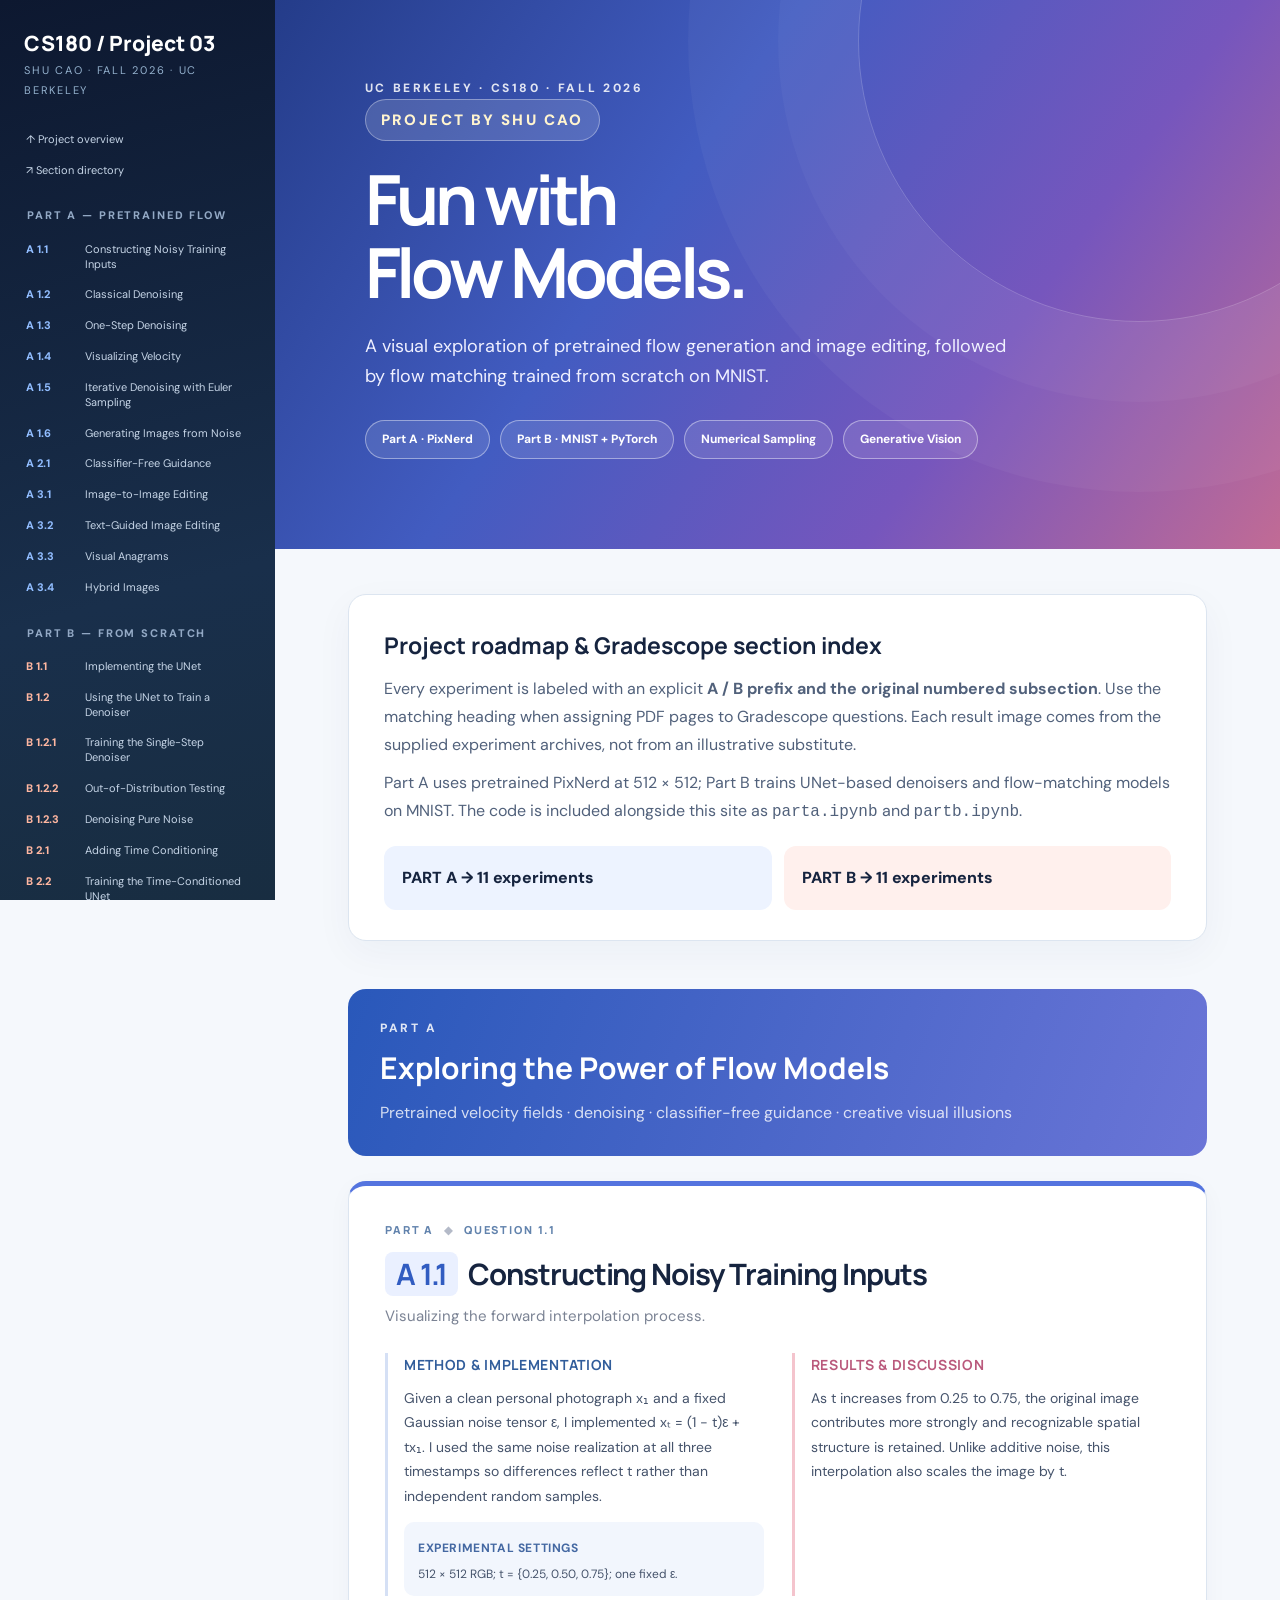
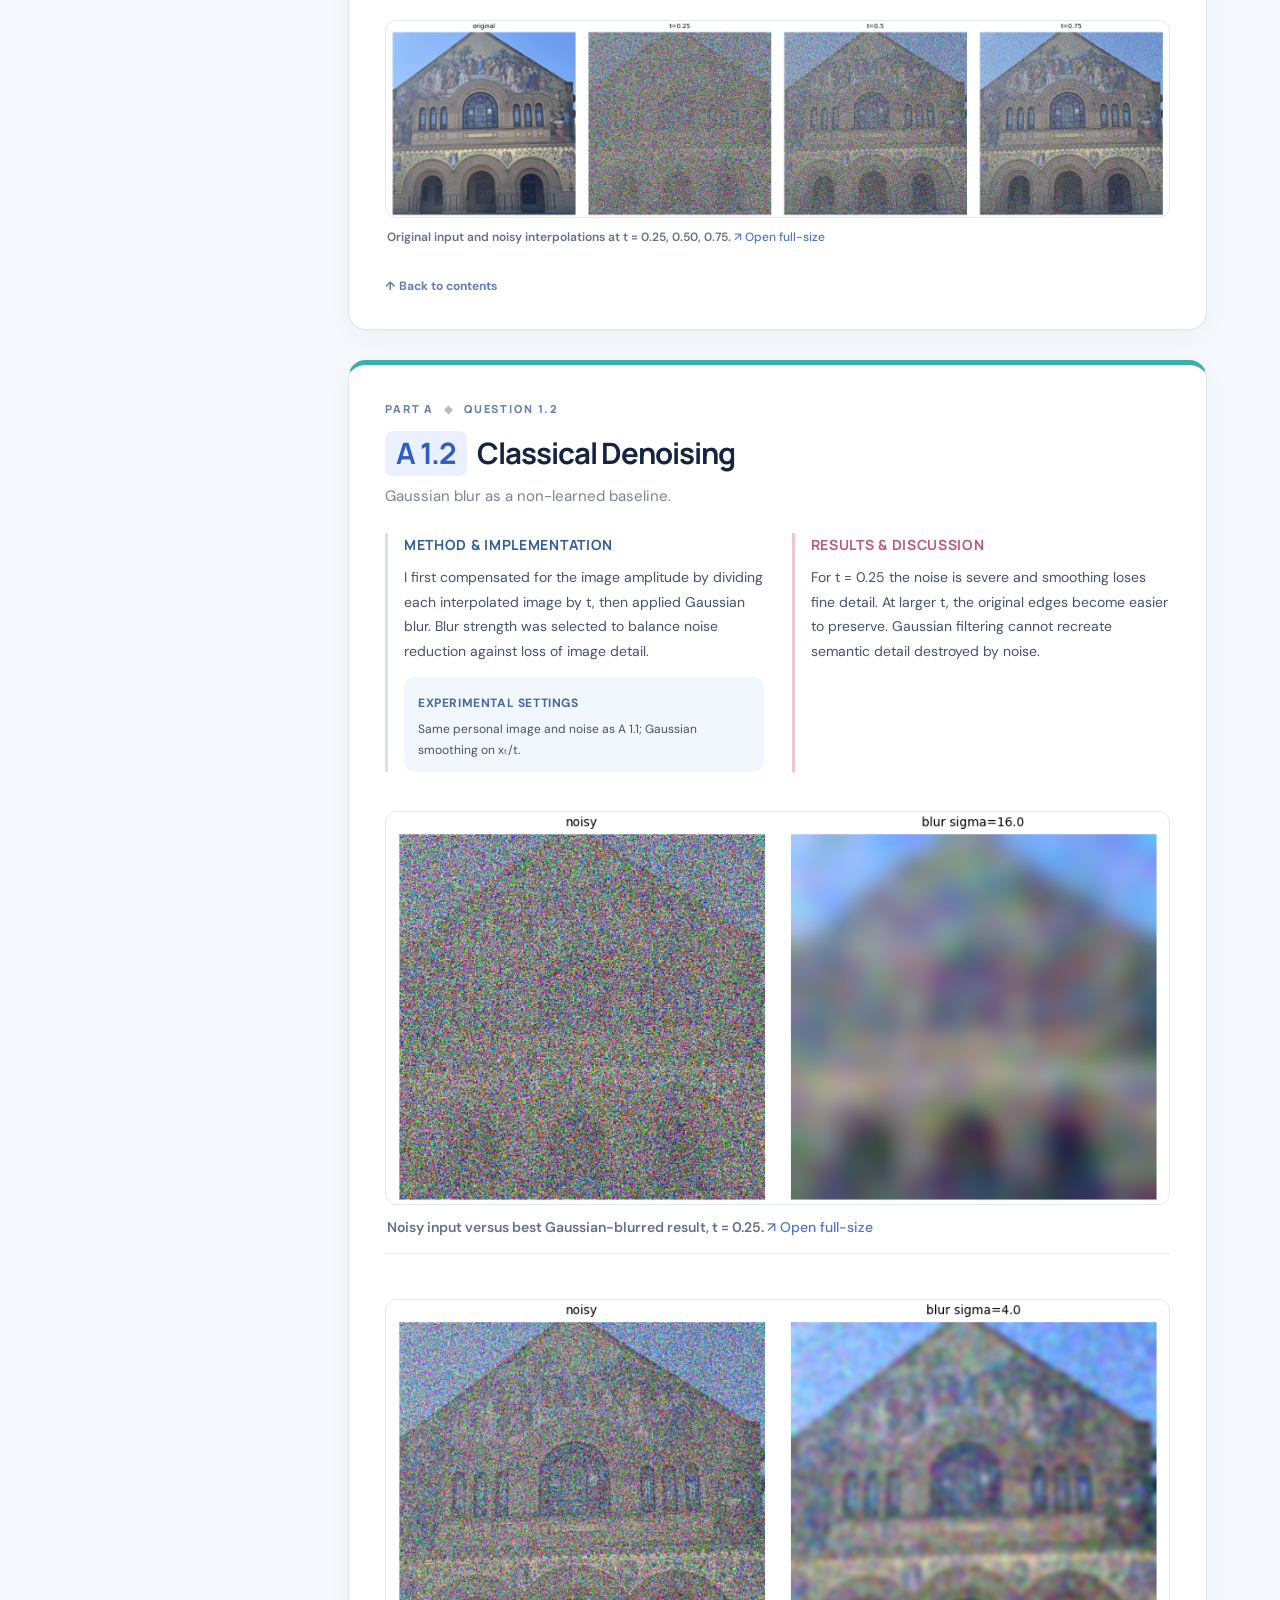
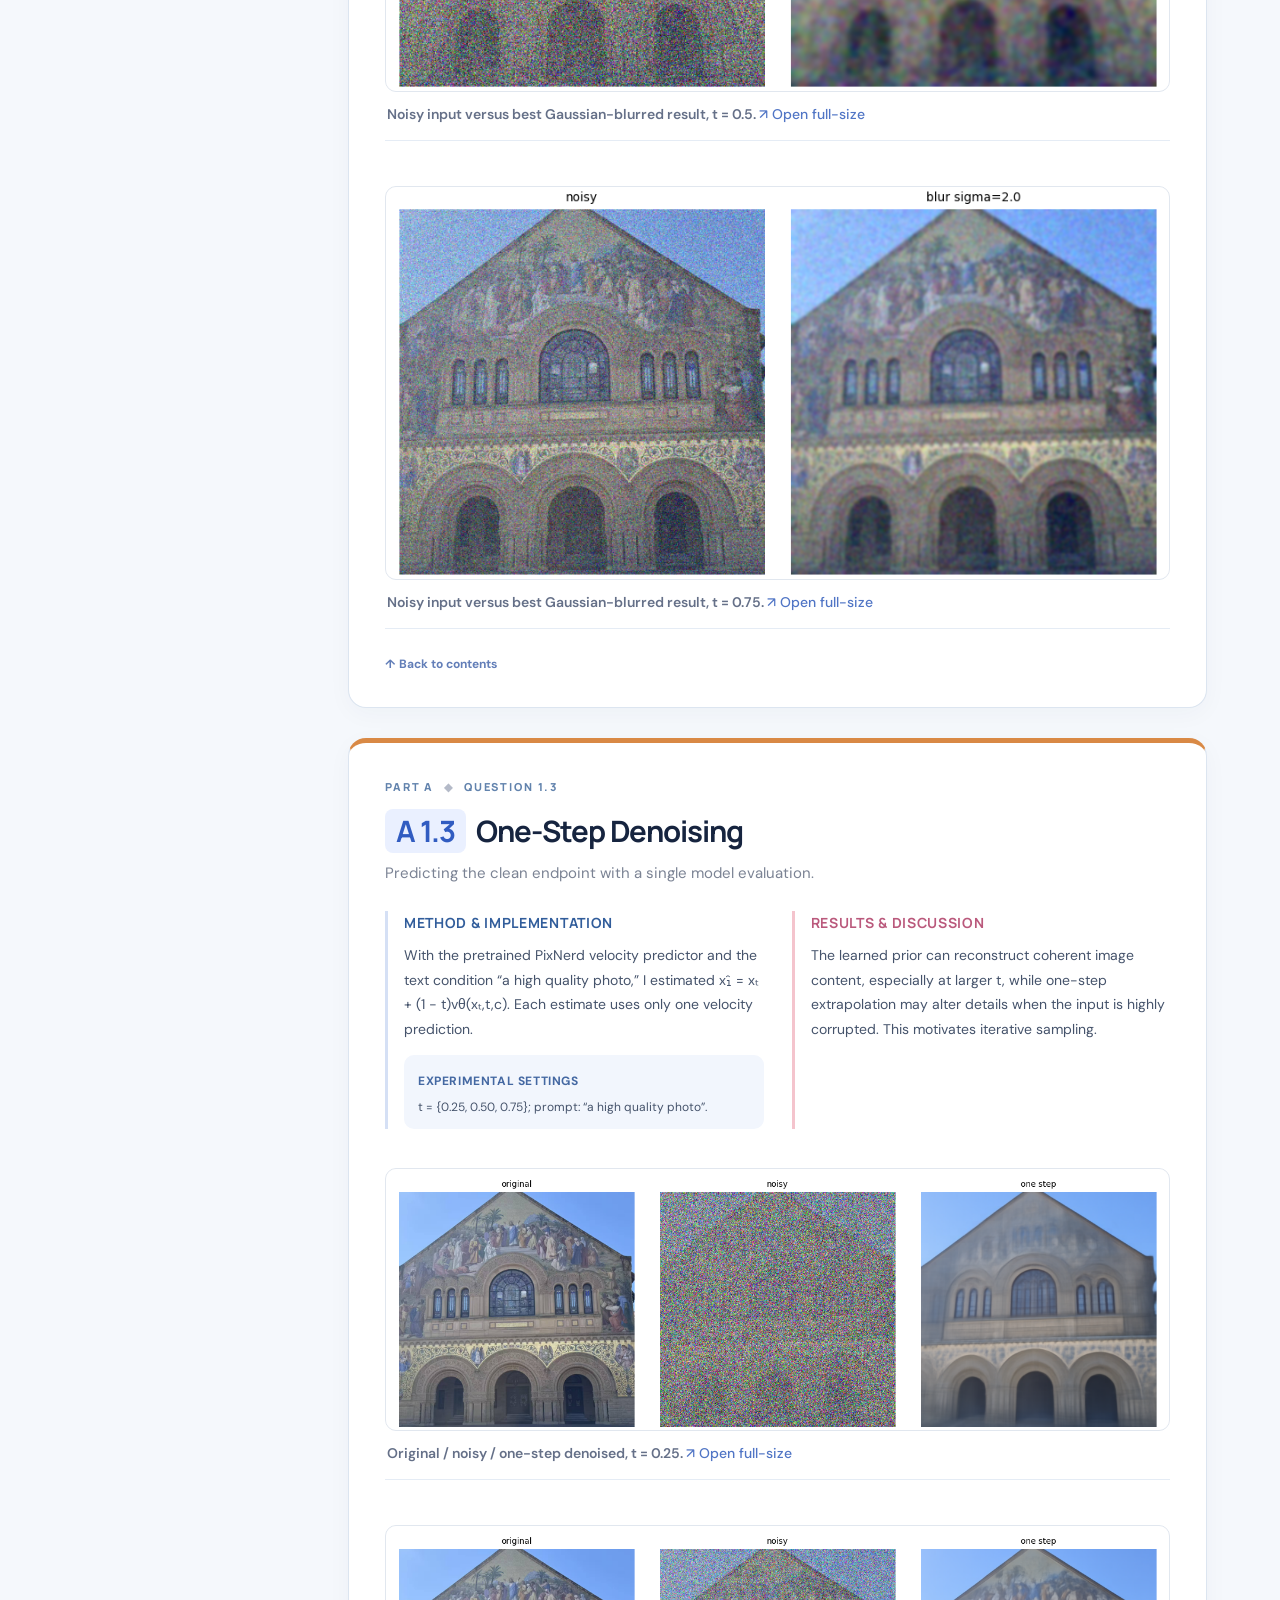
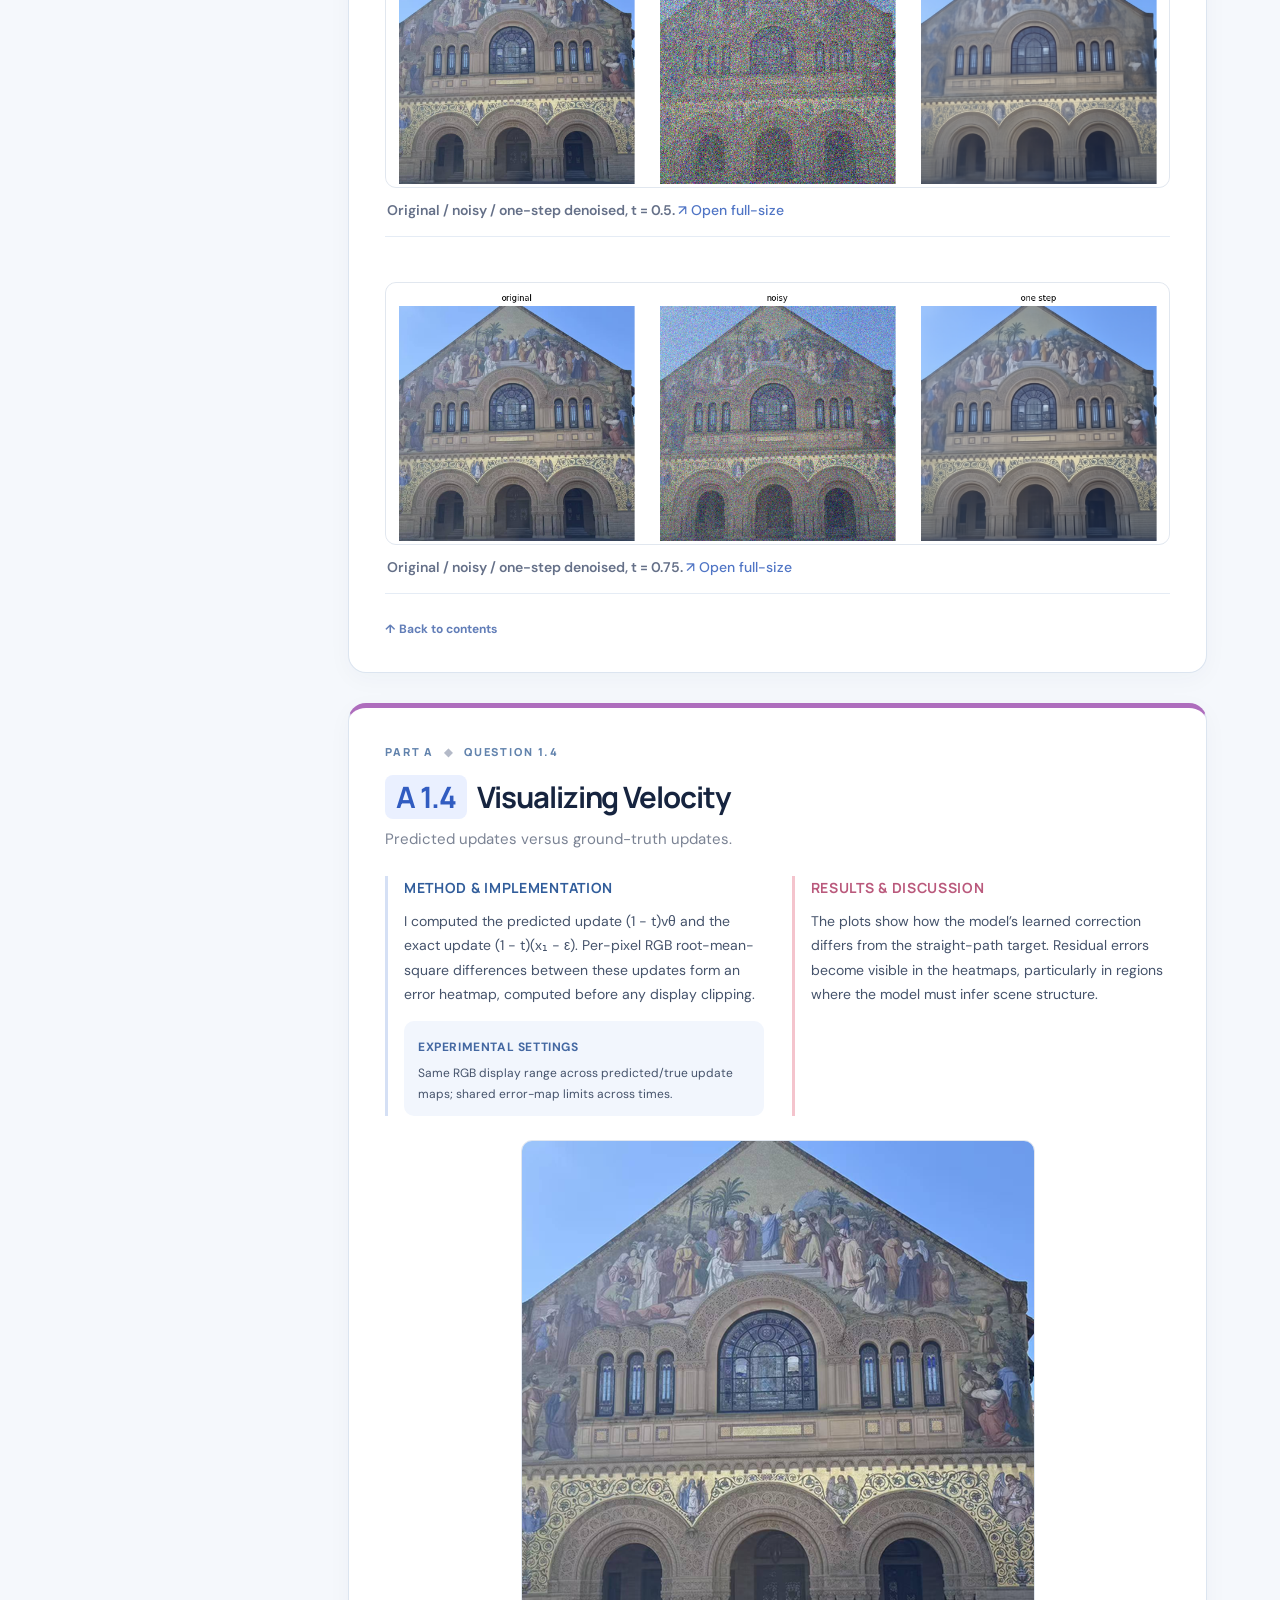
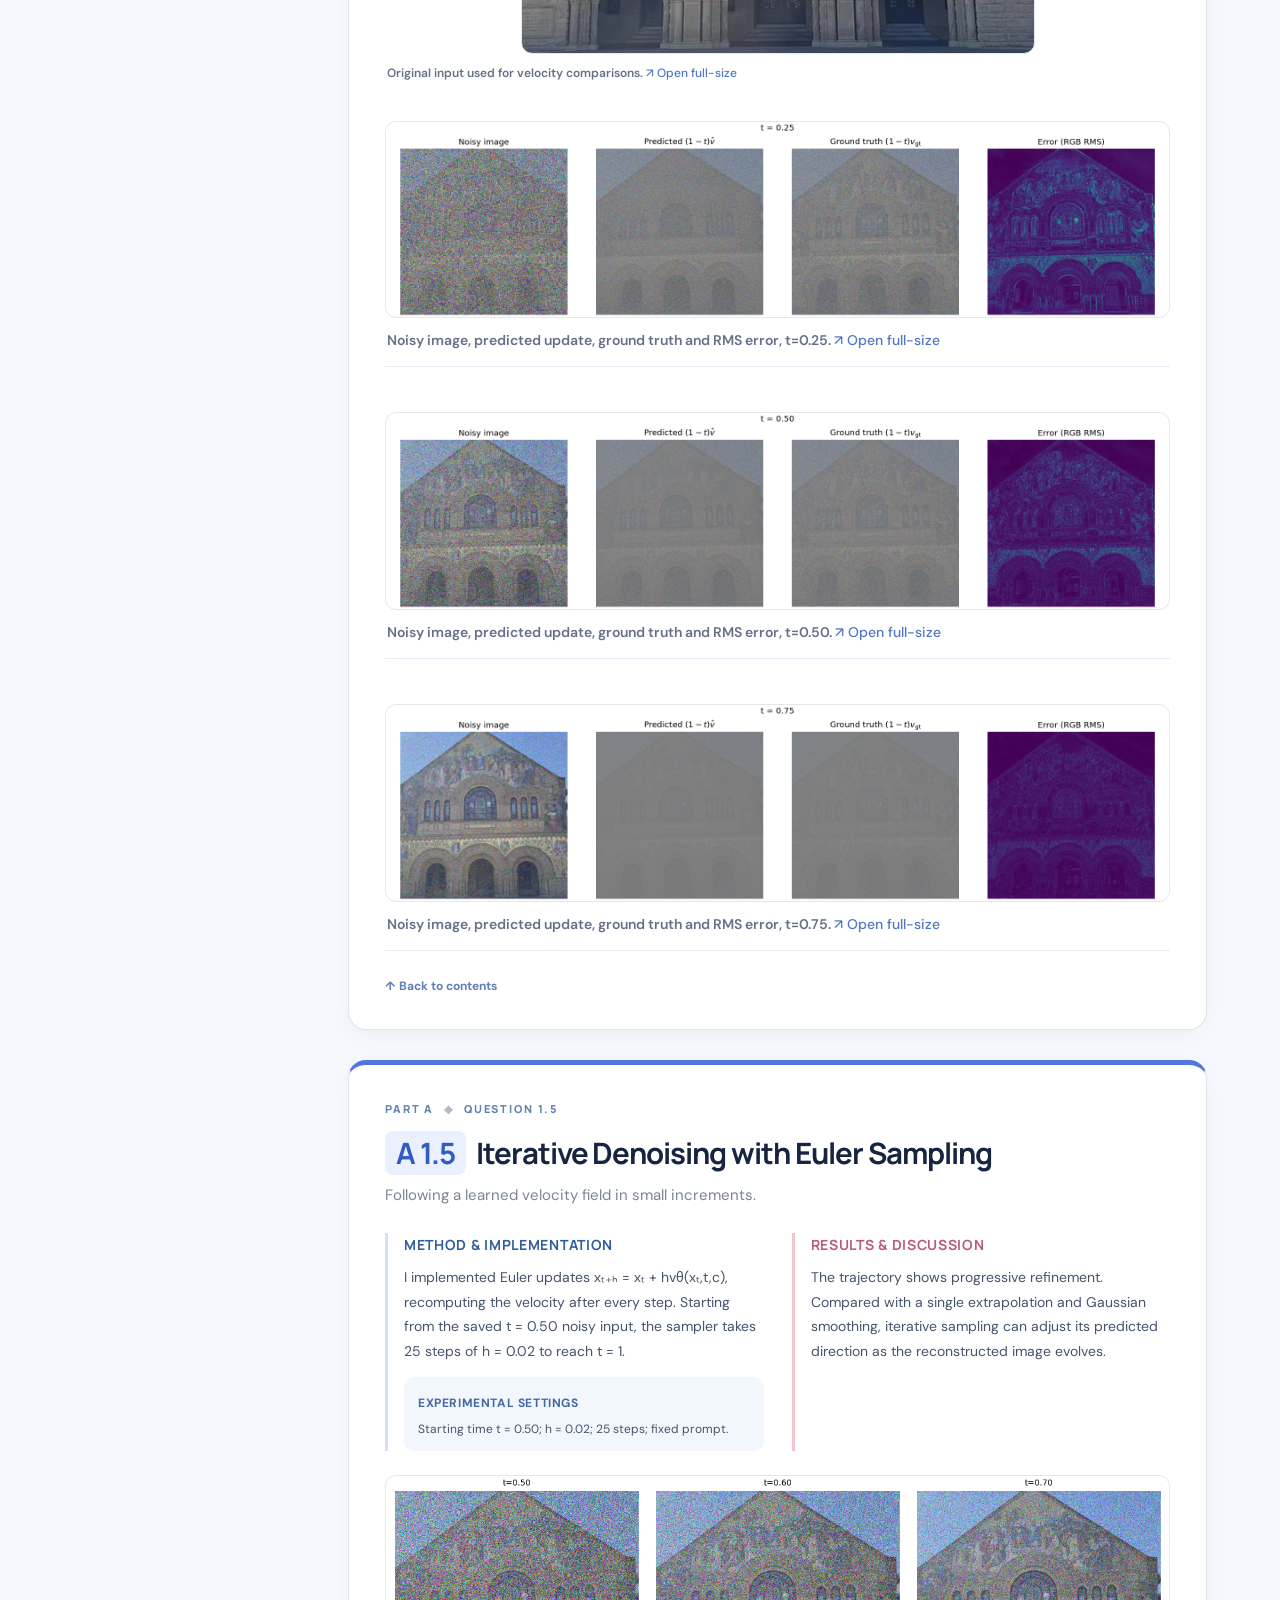
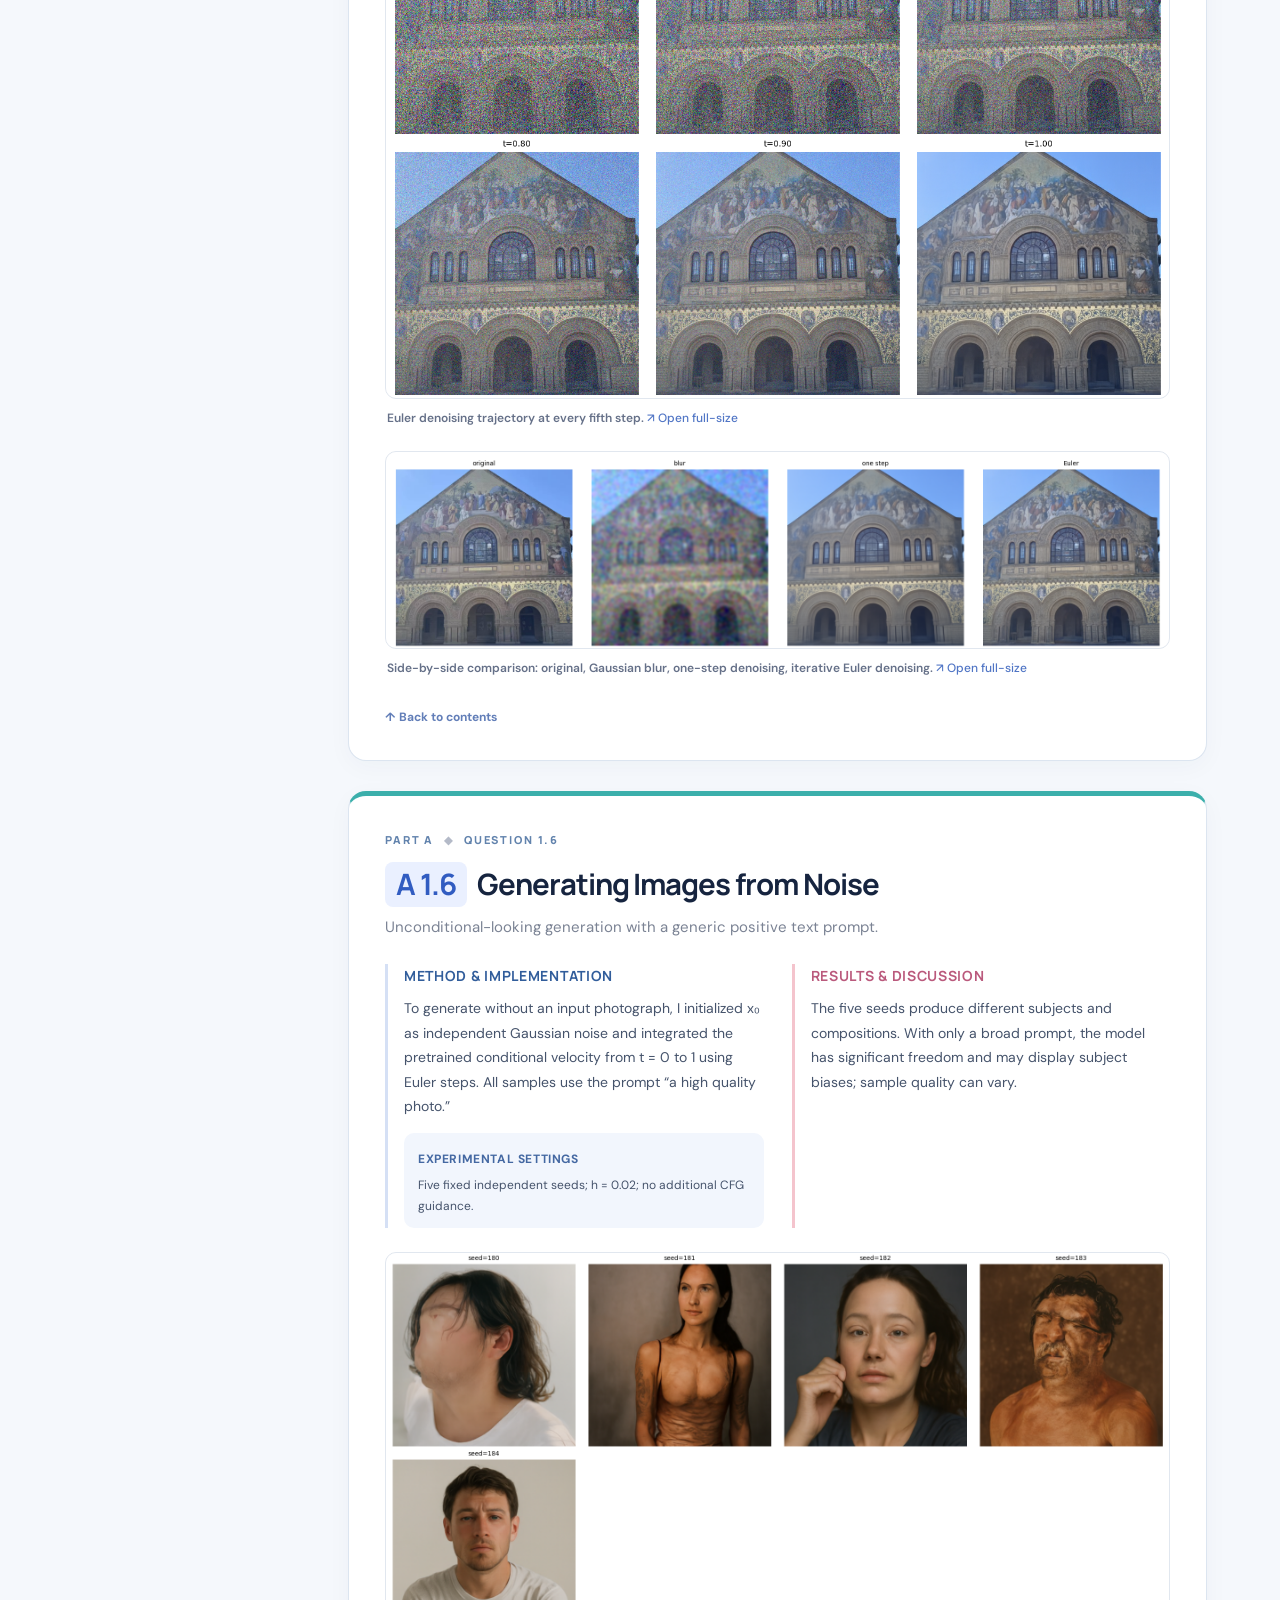
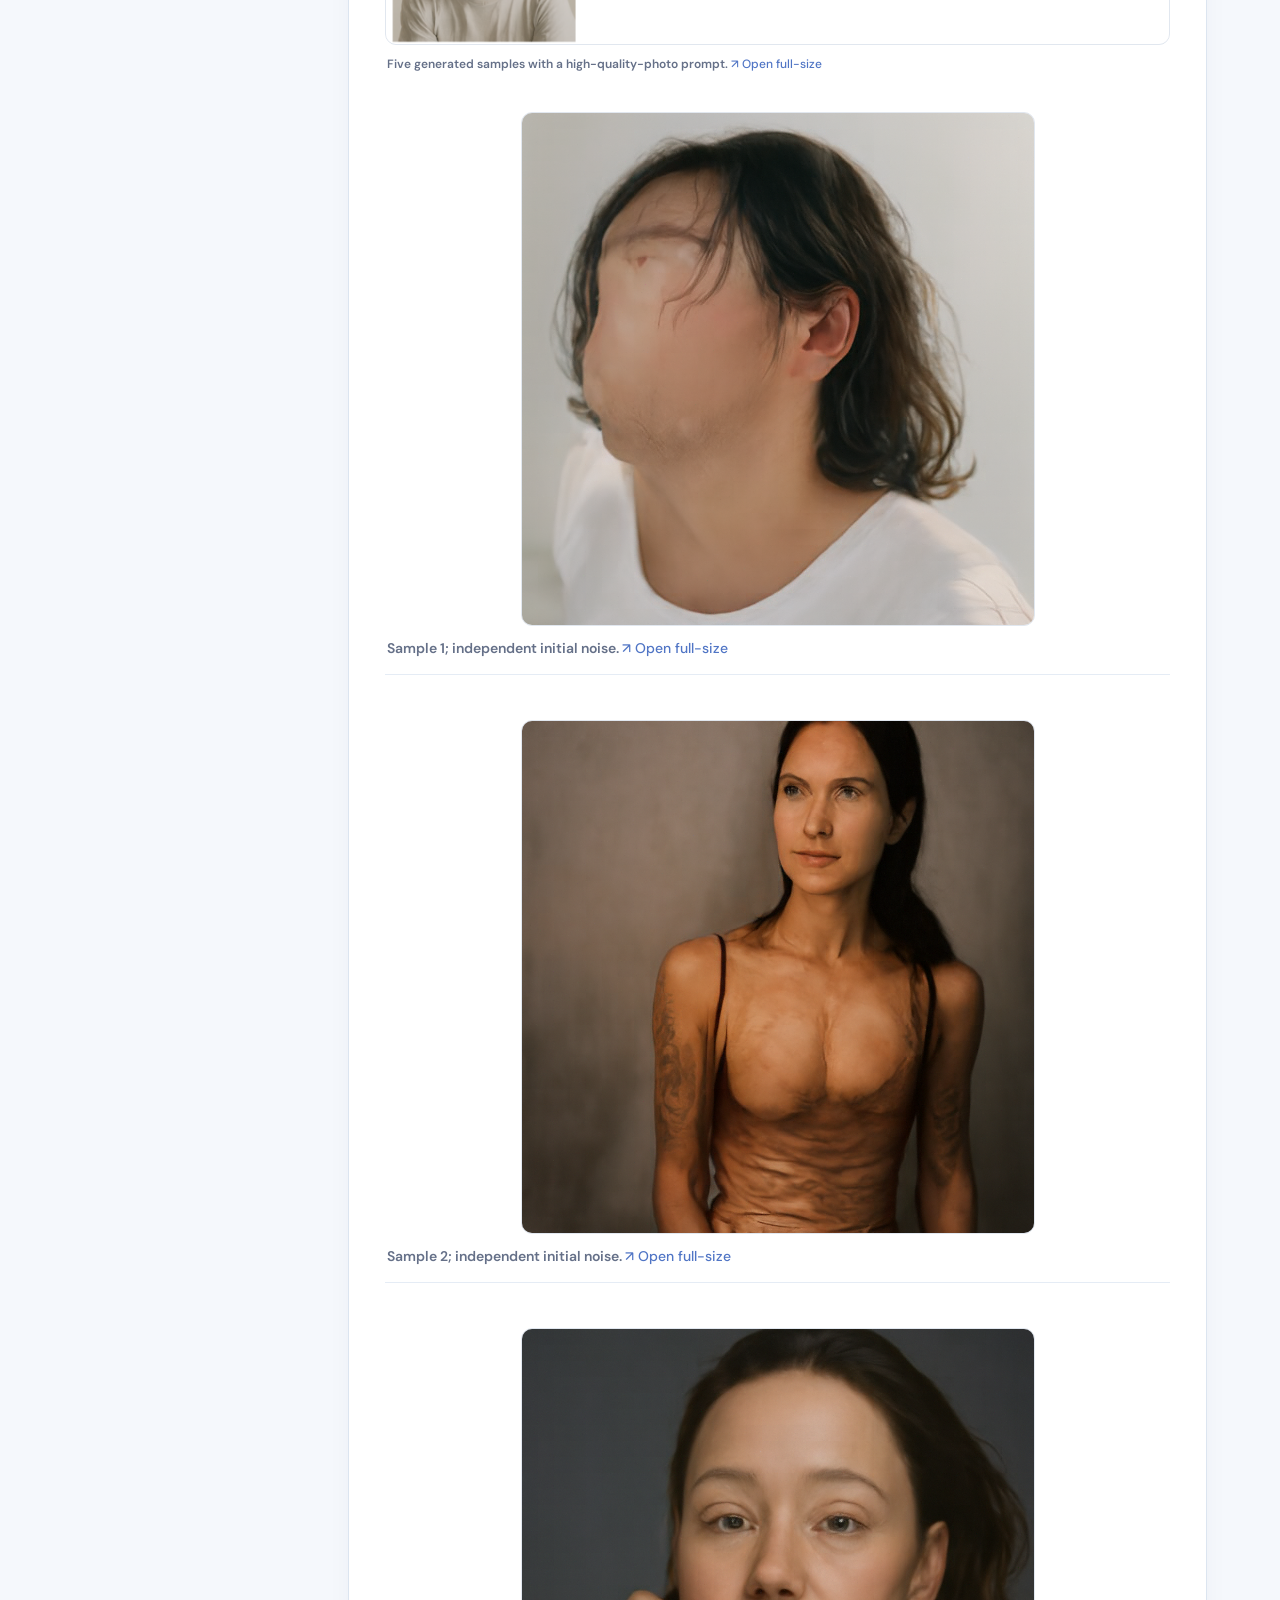
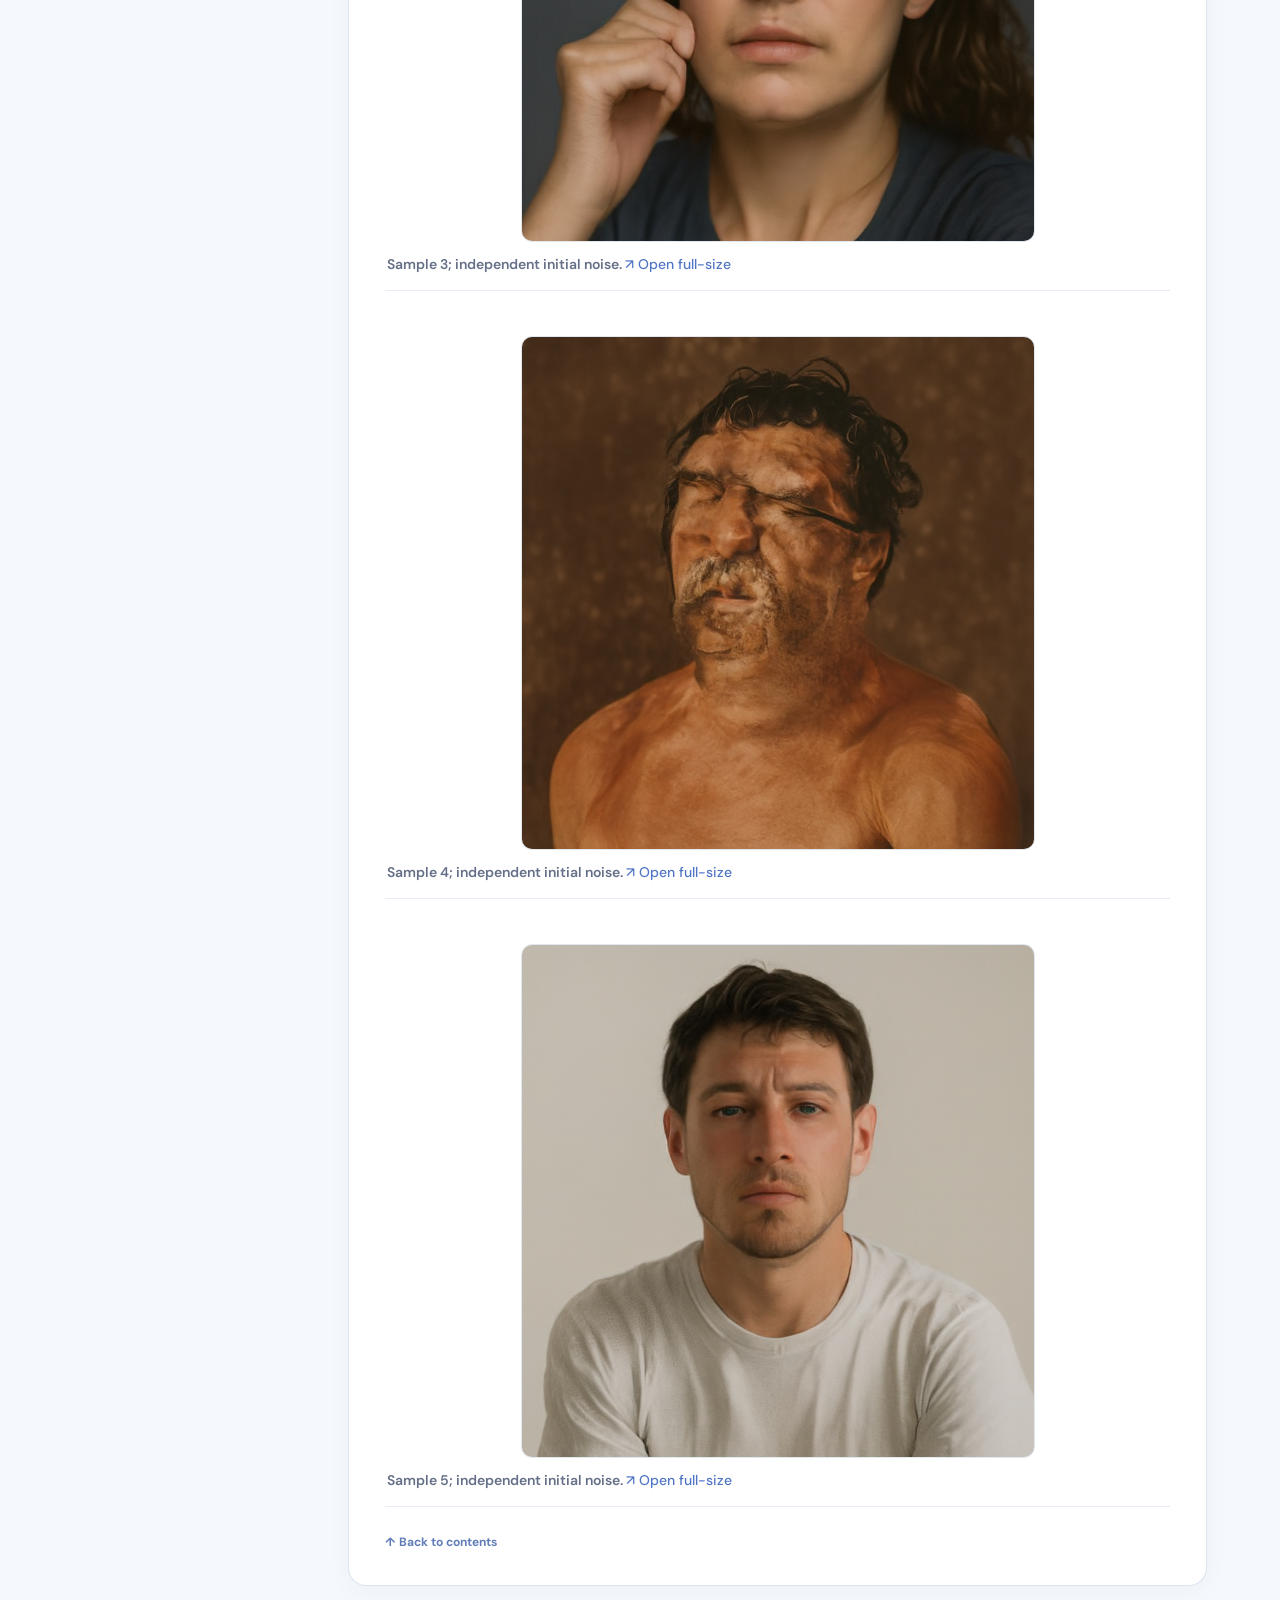
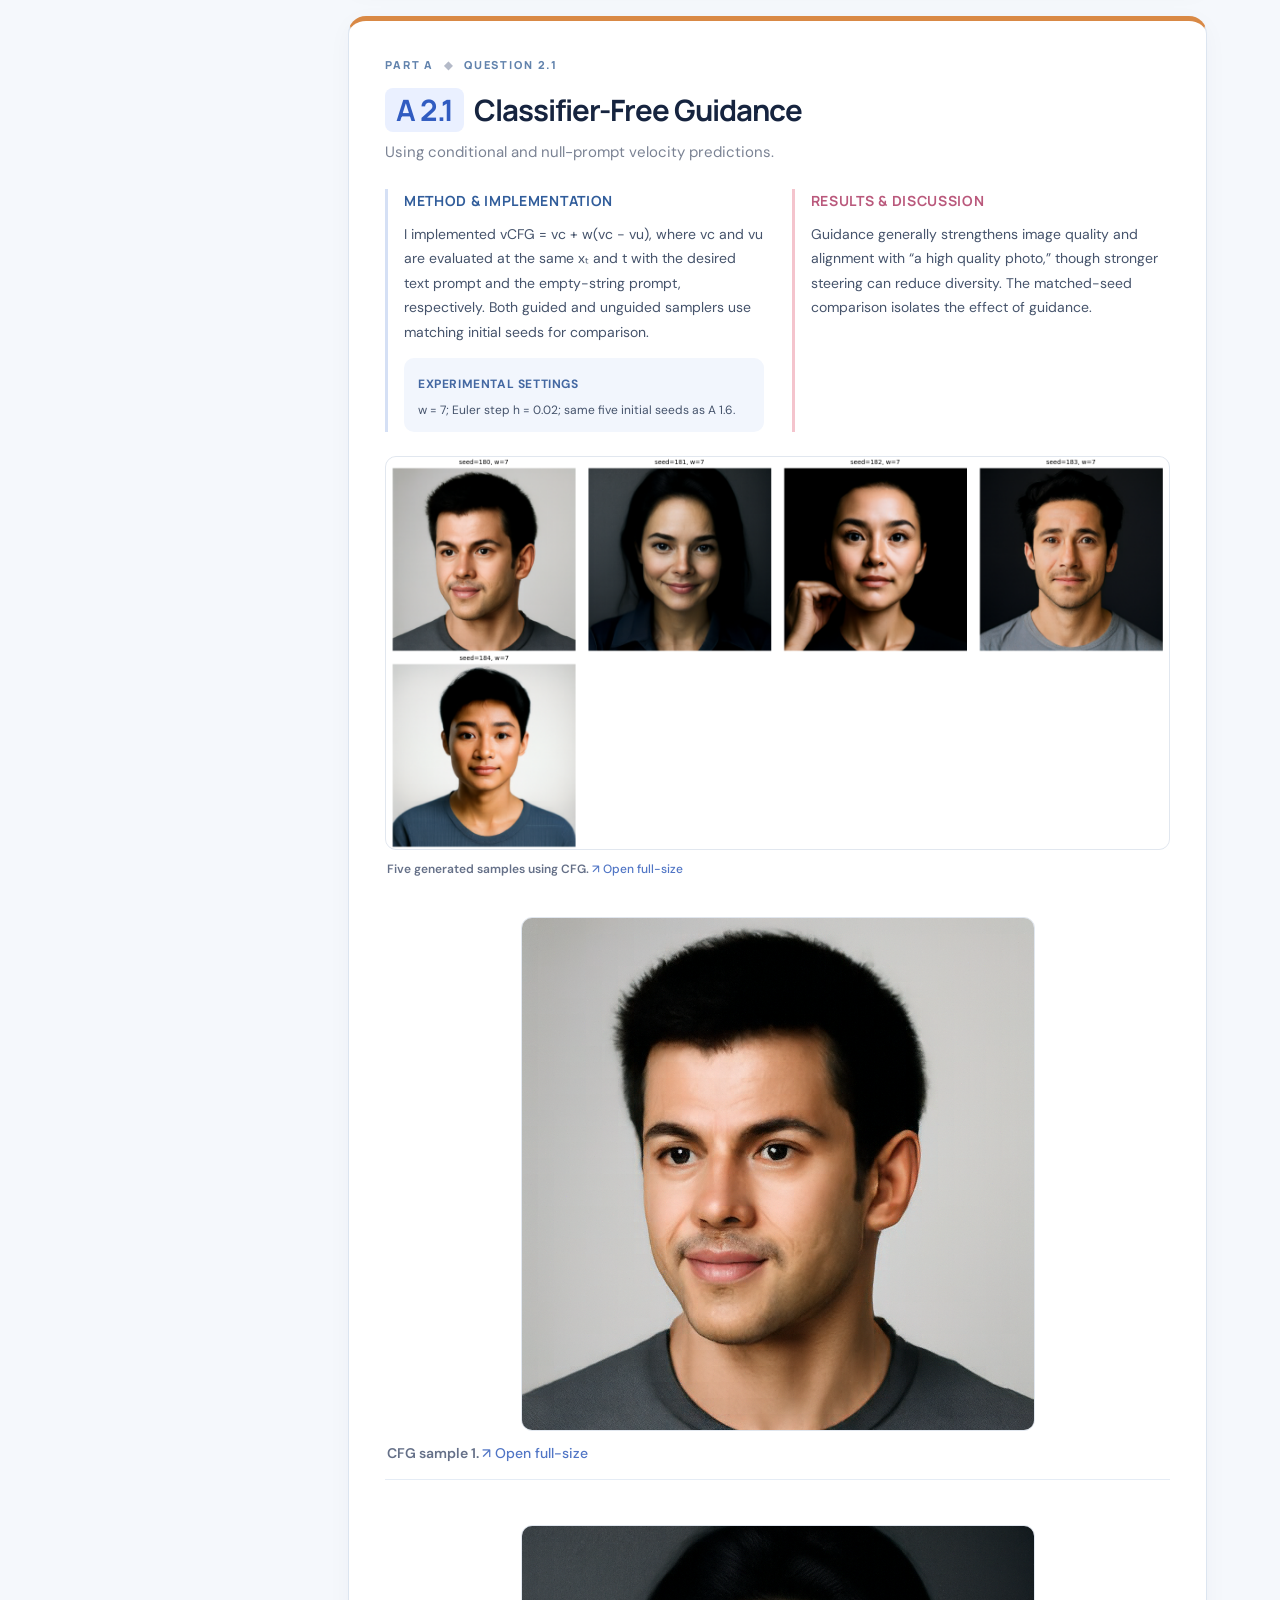
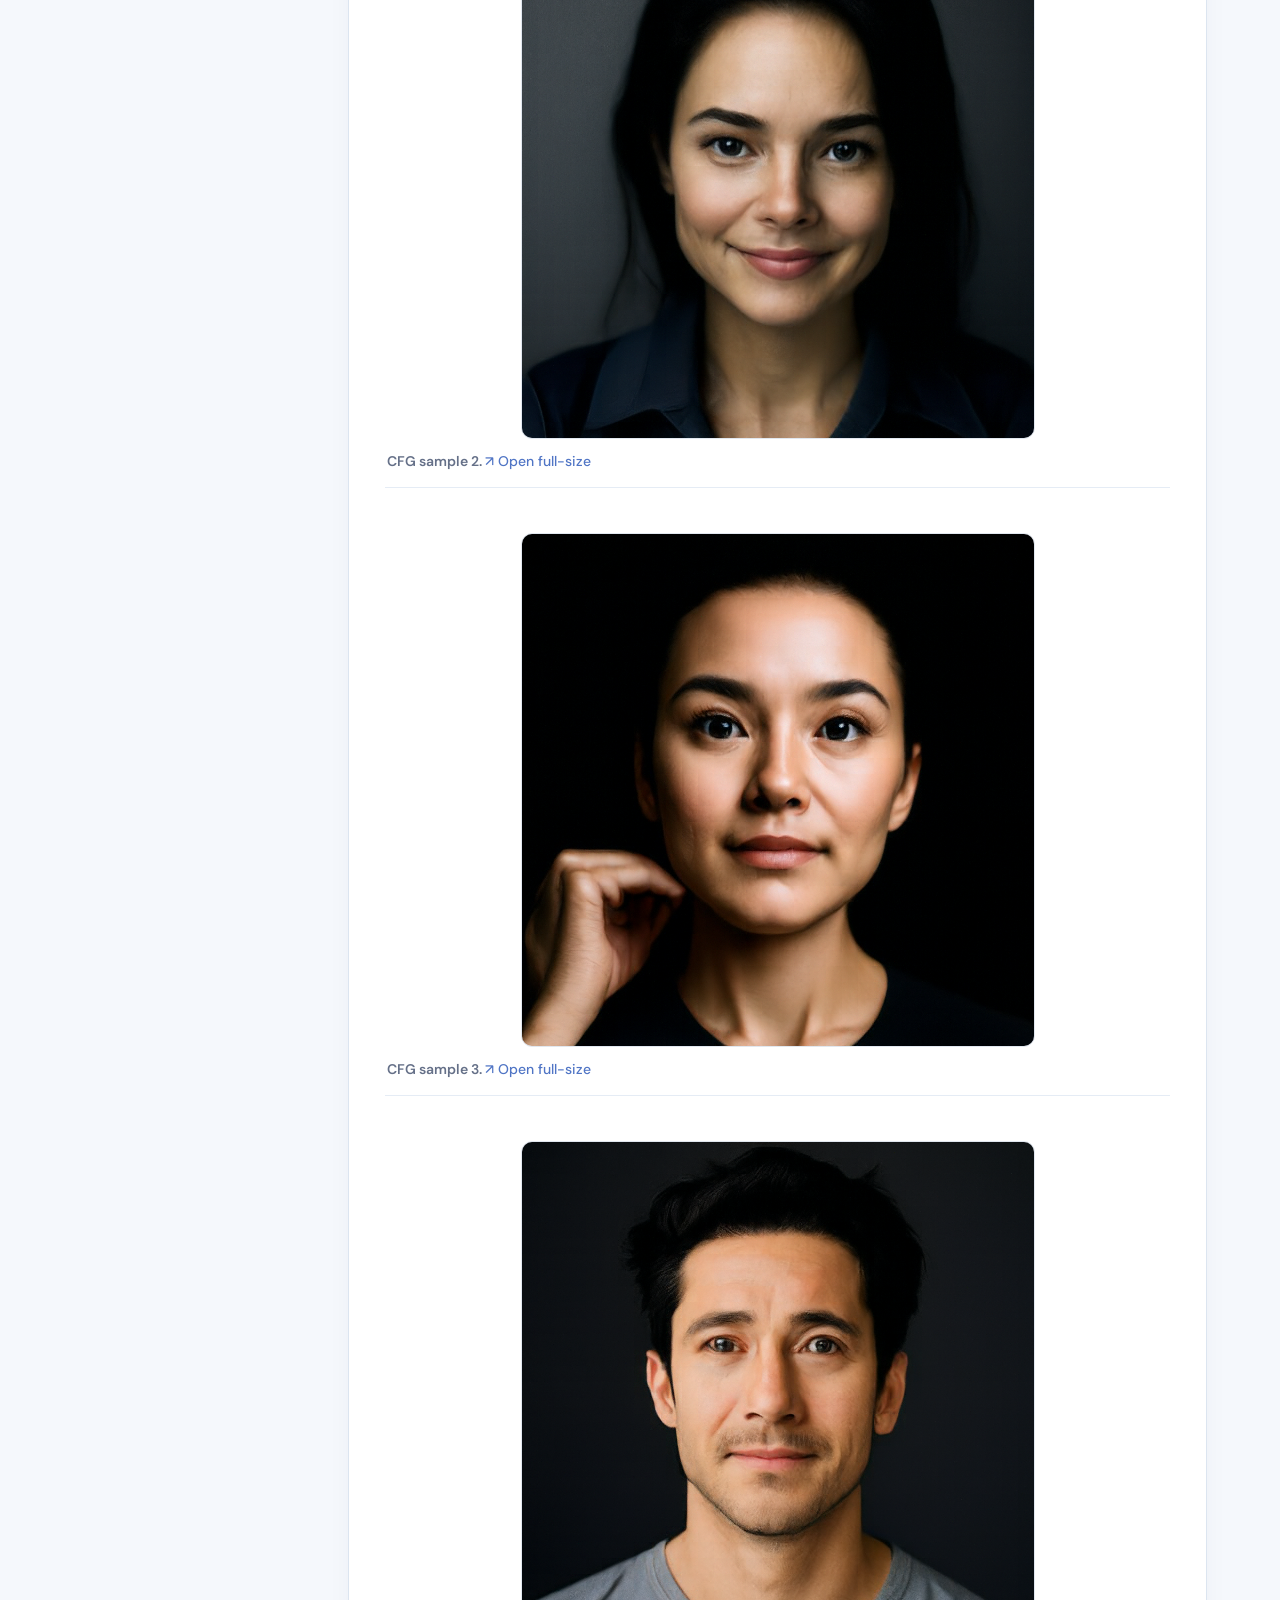
<file: index.html>
<!DOCTYPE html>
<html lang="en"><head><meta charset="utf-8"/><meta content="width=device-width,initial-scale=1" name="viewport"/><title>CS180 Project 3 — Flow Matching | Fall 2026</title><style>@import url('https://fonts.googleapis.com/css2?family=DM+Sans:wght@400;500;600;700&family=Manrope:wght@400;500;600;700;800&display=swap');
:root{--ink:#16243f;--muted:#61718a;--page:#f5f8fc;--line:#dce5f0;--nav:#101d32;--a:#3c65d6;--b:#d15d77}*{box-sizing:border-box}html{scroll-behavior:smooth;scroll-padding-top:28px}body{margin:0;color:var(--ink);background:var(--page);font:16px/1.75 'DM Sans',Arial,sans-serif}h1,h2,h3,.section-kicker,.logo{font-family:'Manrope',sans-serif}a{color:inherit}.sidebar{position:fixed;inset:0 auto 0 0;width:275px;background:linear-gradient(165deg,#0d1830,#192f4b 65%,#182d41);color:#d6e2f1;overflow-y:auto;padding:30px 17px;z-index:6}.logo{font-size:21px;font-weight:800;line-height:1.25;color:white;margin:0 7px 5px}.subbrand{font-size:11px;letter-spacing:.16em;text-transform:uppercase;color:#94b1cd;margin:0 7px 25px}.navlabel{font-size:11px;letter-spacing:.17em;color:#93a9c5;margin:22px 10px 9px;font-weight:800}.sidebar a{display:flex;gap:10px;align-items:baseline;padding:7px 9px;margin:2px 0;font-size:11px;line-height:1.35;text-decoration:none;border-radius:8px;color:#c6d5e7}.sidebar a:hover{background:#ffffff17;color:#fff}.sidebar a span{min-width:49px;color:#91bdff;font-weight:800}.sidebar a[data-part="B"] span{color:#ffb7a1}.main{margin-left:275px}.hero{position:relative;overflow:hidden;background:linear-gradient(125deg,#243c89,#425cc1 38%,#7656bd 70%,#c16b95);color:white;padding:78px min(7vw,105px) 90px}.hero:after{content:'';position:absolute;border:1px solid #ffffff35;border-radius:50%;width:560px;height:560px;right:-140px;top:-240px;box-shadow:0 0 0 80px #ffffff08,0 0 0 170px #ffffff09}.eyebrow{font-size:12px;letter-spacing:.22em;font-weight:800;text-transform:uppercase;opacity:.85}.hero h1{font-size:clamp(44px,5.4vw,76px);line-height:1.05;letter-spacing:-.06em;max-width:750px;margin:22px 0 24px}.hero .deck{max-width:650px;font-size:18px;line-height:1.65;color:#eff0ff}.hero-tags{display:flex;flex-wrap:wrap;gap:10px;margin-top:28px}.hero-tags span{padding:8px 16px;border:1px solid #ffffff69;border-radius:99px;background:#ffffff1b;font-size:12px;font-weight:700}.main-inner{max-width:1320px;margin:auto;padding:45px min(5.7vw,84px) 85px}.intro{padding:30px 35px;background:white;border:1px solid var(--line);border-radius:18px;box-shadow:0 12px 38px #21365a0b;margin-bottom:45px}.intro h2{font-size:23px;margin:0 0 10px}.intro p{margin:0 0 10px;color:#51617b}.smalltoc{display:grid;grid-template-columns:1fr 1fr;gap:12px;margin-top:20px}.toc-card{padding:18px;border-radius:12px;background:#edf3ff;text-decoration:none;font-weight:800}.toc-card:nth-child(2){background:#fff0ed}.partbanner{margin:48px 0 25px;border-radius:18px;padding:29px 32px;color:#fff}.partbanner.a{background:linear-gradient(110deg,#2958ba,#6b75d7)}.partbanner.b{background:linear-gradient(110deg,#b8487a,#db8066)}.partbanner h2{font-size:30px;margin:3px 0 4px}.partbanner p{margin:0;color:#fffc}.chapter{margin:18px 0 30px;padding:34px 36px 30px;border-radius:18px;background:white;border:1px solid var(--line);box-shadow:0 6px 24px #162c4c09;page-break-inside:avoid}.chapter:nth-of-type(4n+1){border-top:5px solid #5474df}.chapter:nth-of-type(4n+2){border-top:5px solid #3bafab}.chapter:nth-of-type(4n+3){border-top:5px solid #d98945}.chapter:nth-of-type(4n){border-top:5px solid #ae6dbd}.section-kicker{font-size:11px;letter-spacing:.17em;font-weight:800;color:#6283ad}.part-b .section-kicker{color:#cb6679}.dot{margin:0 6px;color:#b4bac8}.chapter h2{font-size:clamp(23px,2.3vw,31px);letter-spacing:-.035em;line-height:1.3;margin:13px 0 7px}.number{display:inline-block;padding:3px 11px;margin-right:5px;border-radius:8px;background:#eaf0ff;color:#315cc1;white-space:nowrap}.part-b .number{background:#ffeaee;color:#af4168}.subtitle{margin:0 0 24px;color:#7b8394;font-size:15px}.section-body{display:grid;grid-template-columns:1fr 1fr;gap:28px;margin:20px 0}.explain{border-left:3px solid #d5e0f5;padding-left:16px}.explain:nth-child(2){border-left-color:#f4c4cd}.explain h3{font-size:14px;letter-spacing:.05em;text-transform:uppercase;margin:0 0 8px;color:#315d9b}.explain:nth-child(2) h3{color:#ba597c}.explain p{font-size:14px;color:#45536b;margin:0 0 8px}.parameters{padding:11px 14px;background:#f2f6fd;border-radius:10px;margin-top:14px}.parameters b{font-size:12px;color:#4468a2;text-transform:uppercase;letter-spacing:.05em}.parameters p{font-size:12px;margin:3px 0 0}.gallery{display:grid;grid-template-columns:repeat(2,minmax(0,1fr));gap:17px;margin-top:24px}figure{margin:24px 0 5px;min-width:0}figure.tile{margin:0}figure img{display:block;max-width:100%;height:auto;border-radius:11px;border:1px solid #e1e7ef;background:#f2f4f9;transition:transform .2s}figure img:hover{transform:scale(1.012)}figure.full img{max-height:670px;object-fit:contain;margin:auto}figcaption{font-size:12px;font-weight:600;line-height:1.5;margin:10px 2px 0;color:#657088}figcaption span{color:#5075c5;font-weight:500;white-space:nowrap}.fine-note{font-style:italic}.backtop{display:inline-block;margin-top:25px;font-size:12px;font-weight:700;color:#627eb8;text-decoration:none}.footer{padding:45px 25px;text-align:center;color:#77859a;font-size:13px}.footer a{color:#405f9d}.missing{background:#fff3ed;color:#b55e43;padding:12px;border-radius:8px}@media(max-width:1000px){.sidebar{position:relative;width:100%;height:auto;max-height:250px}.main{margin:0}.hero{padding:55px 30px}.main-inner{padding:25px}.section-body{grid-template-columns:1fr}.chapter{padding:24px}.gallery{grid-template-columns:1fr}}@media print{@page{size:A4;margin:12mm}body{background:white}.sidebar{display:none}.main{margin:0}.hero{padding:30px 20px;color:white;-webkit-print-color-adjust:exact;print-color-adjust:exact}.main-inner{padding:8px}.intro{box-shadow:none}.chapter{box-shadow:none;border:1px solid #ddd;break-inside:avoid;padding:15px;margin:12px 0}.chapter h2{font-size:21px}.section-body{gap:12px}.explain p{font-size:11px}.gallery{gap:8px}figure img{max-height:350px}.backtop,.footer{display:none}}
/* Revision: single-column image presentation, explicit author attribution */
.gallery{grid-template-columns:minmax(0,1fr);max-width:100%;gap:30px}
.gallery figure.tile{display:block;width:100%;margin:0;padding:15px 0;border-bottom:1px solid #e5ecf5}
.gallery figure.tile img{display:block;width:auto;max-width:100%;max-height:none;margin:auto;object-fit:contain}
.gallery figure.tile figcaption{font-size:14px;margin-top:12px}
.author-credit{display:inline-block;margin:0 0 0 0;font-size:15px;letter-spacing:.16em;text-transform:uppercase;font-weight:850;color:#fff4cf;background:#ffffff24;border:1px solid #ffffff59;padding:7px 15px;border-radius:30px}
.hybrid-case{margin:34px 0 48px;padding:24px;border-radius:17px;background:linear-gradient(155deg,#f1f4ff,#f0fbfa);border:1px solid #d7e4f0}
.hybrid-case h3{font-size:23px;color:#304f9a;margin:0 0 8px}
.hybrid-prompts{font-size:14px;color:#566783;margin:0 0 18px}
.hybrid-large{margin:12px 0 24px}
.hybrid-large img{display:block;width:min(100%,690px);height:auto;margin:auto;border-radius:12px;border:1px solid #d7e1eb}
.hybrid-large figcaption{margin-top:9px;font-size:13px;color:#64738d}
.distant-view{padding:18px;border-radius:12px;background:#fff;border:1px solid #dce6f2}
.distant-view h4{margin:0 0 7px;font-size:13px;letter-spacing:.09em;color:#415ea1}
.distant-view p{margin:0 0 14px;font-size:13px;color:#52627b}
.mini-hybrid{display:block;width:112px;height:112px;object-fit:contain;image-rendering:auto;border:1px solid #d7e1eb;border-radius:4px}
.hybrid-interpretation{color:#475771;font-size:14px;line-height:1.7;margin:18px 0 0}
@media print{.gallery{display:block}.gallery figure.tile{break-inside:avoid;margin:12px 0}.hybrid-case{break-inside:auto}.hybrid-large img{max-height:450px}.mini-hybrid{width:95px;height:95px}.author-credit{color:#fff;print-color-adjust:exact}}
</style></head><body><aside class="sidebar"><div class="logo">CS180 / Project 03</div><div class="subbrand">SHU CAO · FALL 2026 · UC BERKELEY</div><a href="#top">↑ Project overview</a><a href="#contents">↗ Section directory</a><div class="navlabel">PART A — PRETRAINED FLOW</div><a data-part="A" href="#a-1-1"><span>A 1.1</span>Constructing Noisy Training Inputs</a><a data-part="A" href="#a-1-2"><span>A 1.2</span>Classical Denoising</a><a data-part="A" href="#a-1-3"><span>A 1.3</span>One-Step Denoising</a><a data-part="A" href="#a-1-4"><span>A 1.4</span>Visualizing Velocity</a><a data-part="A" href="#a-1-5"><span>A 1.5</span>Iterative Denoising with Euler Sampling</a><a data-part="A" href="#a-1-6"><span>A 1.6</span>Generating Images from Noise</a><a data-part="A" href="#a-2-1"><span>A 2.1</span>Classifier-Free Guidance</a><a data-part="A" href="#a-3-1"><span>A 3.1</span>Image-to-Image Editing</a><a data-part="A" href="#a-3-2"><span>A 3.2</span>Text-Guided Image Editing</a><a data-part="A" href="#a-3-3"><span>A 3.3</span>Visual Anagrams</a><a data-part="A" href="#a-3-4"><span>A 3.4</span>Hybrid Images</a><div class="navlabel">PART B — FROM SCRATCH</div><a data-part="B" href="#b-1-1"><span>B 1.1</span>Implementing the UNet</a><a data-part="B" href="#b-1-2"><span>B 1.2</span>Using the UNet to Train a Denoiser</a><a data-part="B" href="#b-1-2-1"><span>B 1.2.1</span>Training the Single-Step Denoiser</a><a data-part="B" href="#b-1-2-2"><span>B 1.2.2</span>Out-of-Distribution Testing</a><a data-part="B" href="#b-1-2-3"><span>B 1.2.3</span>Denoising Pure Noise</a><a data-part="B" href="#b-2-1"><span>B 2.1</span>Adding Time Conditioning</a><a data-part="B" href="#b-2-2"><span>B 2.2</span>Training the Time-Conditioned UNet</a><a data-part="B" href="#b-2-3"><span>B 2.3</span>Sampling from the Time-Conditioned UNet</a><a data-part="B" href="#b-2-4"><span>B 2.4</span>Adding Class Conditioning</a><a data-part="B" href="#b-2-5"><span>B 2.5</span>Training the Class-Conditioned UNet</a><a data-part="B" href="#b-2-6"><span>B 2.6</span>Sampling with Classifier-Free Guidance</a></aside><div class="main"><header class="hero" id="top"><div class="eyebrow">UC Berkeley · CS180 · Fall 2026</div><p class="author-credit">PROJECT BY SHU CAO</p><h1>Fun with<br/>Flow Models.</h1><p class="deck">A visual exploration of pretrained flow generation and image editing, followed by flow matching trained from scratch on MNIST.</p><div class="hero-tags"><span>Part A · PixNerd</span><span>Part B · MNIST + PyTorch</span><span>Numerical Sampling</span><span>Generative Vision</span></div></header><main class="main-inner"><div class="intro" id="contents"><h2>Project roadmap &amp; Gradescope section index</h2><p>Every experiment is labeled with an explicit <strong>A / B prefix and the original numbered subsection</strong>. Use the matching heading when assigning PDF pages to Gradescope questions. Each result image comes from the supplied experiment archives, not from an illustrative substitute.</p><p>Part A uses pretrained PixNerd at 512 × 512; Part B trains UNet-based denoisers and flow-matching models on MNIST. The code is included alongside this site as <code>parta.ipynb</code> and <code>partb.ipynb</code>.</p><div class="smalltoc"><a class="toc-card" href="#part-a">PART A → 11 experiments</a><a class="toc-card" href="#part-b">PART B → 11 experiments</a></div></div><div class="partbanner a" id="part-a"><div class="eyebrow">PART A</div><h2>Exploring the Power of Flow Models</h2><p>Pretrained velocity fields · denoising · classifier-free guidance · creative visual illusions</p></div><section class="chapter part-a" id="a-1-1"><div class="section-kicker">PART A <span class="dot">◆</span> QUESTION 1.1</div><h2><span class="number">A 1.1</span> Constructing Noisy Training Inputs</h2><p class="subtitle">Visualizing the forward interpolation process.</p><div class="section-body"><div class="explain"><h3>Method &amp; Implementation</h3><p>Given a clean personal photograph x₁ and a fixed Gaussian noise tensor ε, I implemented xₜ = (1 − t)ε + tx₁. I used the same noise realization at all three timestamps so differences reflect t rather than independent random samples.</p><div class="parameters"><b>Experimental settings</b><p>512 × 512 RGB; t = {0.25, 0.50, 0.75}; one fixed ε.</p></div></div><div class="explain"><h3>Results &amp; Discussion</h3><p>As t increases from 0.25 to 0.75, the original image contributes more strongly and recognizable spatial structure is retained. Unlike additive noise, this interpolation also scales the image by t.</p></div></div><figure class="full"><a href="assets/A/training_inputs.png" target="_blank"><img alt="Original input and noisy interpolations at t = 0.25, 0.50, 0.75." loading="lazy" src="assets/A/training_inputs.png"/></a><figcaption>Original input and noisy interpolations at t = 0.25, 0.50, 0.75. <span>↗ Open full-size</span></figcaption></figure><a class="backtop" href="#contents">↑ Back to contents</a></section><section class="chapter part-a" id="a-1-2"><div class="section-kicker">PART A <span class="dot">◆</span> QUESTION 1.2</div><h2><span class="number">A 1.2</span> Classical Denoising</h2><p class="subtitle">Gaussian blur as a non-learned baseline.</p><div class="section-body"><div class="explain"><h3>Method &amp; Implementation</h3><p>I first compensated for the image amplitude by dividing each interpolated image by t, then applied Gaussian blur. Blur strength was selected to balance noise reduction against loss of image detail.</p><div class="parameters"><b>Experimental settings</b><p>Same personal image and noise as A 1.1; Gaussian smoothing on xₜ/t.</p></div></div><div class="explain"><h3>Results &amp; Discussion</h3><p>For t = 0.25 the noise is severe and smoothing loses fine detail. At larger t, the original edges become easier to preserve. Gaussian filtering cannot recreate semantic detail destroyed by noise.</p></div></div><div class="gallery"><figure class="tile"><a href="assets/A/blur_0.25.png" target="_blank"><img alt="Noisy input versus best Gaussian-blurred result, t = 0.25." loading="lazy" src="assets/A/blur_0.25.png"/></a><figcaption>Noisy input versus best Gaussian-blurred result, t = 0.25. <span>↗ Open full-size</span></figcaption></figure><figure class="tile"><a href="assets/A/blur_0.5.png" target="_blank"><img alt="Noisy input versus best Gaussian-blurred result, t = 0.5." loading="lazy" src="assets/A/blur_0.5.png"/></a><figcaption>Noisy input versus best Gaussian-blurred result, t = 0.5. <span>↗ Open full-size</span></figcaption></figure><figure class="tile"><a href="assets/A/blur_0.75.png" target="_blank"><img alt="Noisy input versus best Gaussian-blurred result, t = 0.75." loading="lazy" src="assets/A/blur_0.75.png"/></a><figcaption>Noisy input versus best Gaussian-blurred result, t = 0.75. <span>↗ Open full-size</span></figcaption></figure></div><a class="backtop" href="#contents">↑ Back to contents</a></section><section class="chapter part-a" id="a-1-3"><div class="section-kicker">PART A <span class="dot">◆</span> QUESTION 1.3</div><h2><span class="number">A 1.3</span> One-Step Denoising</h2><p class="subtitle">Predicting the clean endpoint with a single model evaluation.</p><div class="section-body"><div class="explain"><h3>Method &amp; Implementation</h3><p>With the pretrained PixNerd velocity predictor and the text condition “a high quality photo,” I estimated x̂₁ = xₜ + (1 − t)vθ(xₜ,t,c). Each estimate uses only one velocity prediction.</p><div class="parameters"><b>Experimental settings</b><p>t = {0.25, 0.50, 0.75}; prompt: “a high quality photo”.</p></div></div><div class="explain"><h3>Results &amp; Discussion</h3><p>The learned prior can reconstruct coherent image content, especially at larger t, while one-step extrapolation may alter details when the input is highly corrupted. This motivates iterative sampling.</p></div></div><div class="gallery"><figure class="tile"><a href="assets/A/one_step_0.25.png" target="_blank"><img alt="Original / noisy / one-step denoised, t = 0.25." loading="lazy" src="assets/A/one_step_0.25.png"/></a><figcaption>Original / noisy / one-step denoised, t = 0.25. <span>↗ Open full-size</span></figcaption></figure><figure class="tile"><a href="assets/A/one_step_0.5.png" target="_blank"><img alt="Original / noisy / one-step denoised, t = 0.5." loading="lazy" src="assets/A/one_step_0.5.png"/></a><figcaption>Original / noisy / one-step denoised, t = 0.5. <span>↗ Open full-size</span></figcaption></figure><figure class="tile"><a href="assets/A/one_step_0.75.png" target="_blank"><img alt="Original / noisy / one-step denoised, t = 0.75." loading="lazy" src="assets/A/one_step_0.75.png"/></a><figcaption>Original / noisy / one-step denoised, t = 0.75. <span>↗ Open full-size</span></figcaption></figure></div><a class="backtop" href="#contents">↑ Back to contents</a></section><section class="chapter part-a" id="a-1-4"><div class="section-kicker">PART A <span class="dot">◆</span> QUESTION 1.4</div><h2><span class="number">A 1.4</span> Visualizing Velocity</h2><p class="subtitle">Predicted updates versus ground-truth updates.</p><div class="section-body"><div class="explain"><h3>Method &amp; Implementation</h3><p>I computed the predicted update (1 − t)vθ and the exact update (1 − t)(x₁ − ε). Per-pixel RGB root-mean-square differences between these updates form an error heatmap, computed before any display clipping.</p><div class="parameters"><b>Experimental settings</b><p>Same RGB display range across predicted/true update maps; shared error-map limits across times.</p></div></div><div class="explain"><h3>Results &amp; Discussion</h3><p>The plots show how the model’s learned correction differs from the straight-path target. Residual errors become visible in the heatmaps, particularly in regions where the model must infer scene structure.</p></div></div><figure class="full"><a href="assets/A/velocity_original.png" target="_blank"><img alt="Original input used for velocity comparisons." loading="lazy" src="assets/A/velocity_original.png"/></a><figcaption>Original input used for velocity comparisons. <span>↗ Open full-size</span></figcaption></figure><div class="gallery"><figure class="tile"><a href="assets/A/velocity_0.25.png" target="_blank"><img alt="Noisy image, predicted update, ground truth and RMS error, t=0.25." loading="lazy" src="assets/A/velocity_0.25.png"/></a><figcaption>Noisy image, predicted update, ground truth and RMS error, t=0.25. <span>↗ Open full-size</span></figcaption></figure><figure class="tile"><a href="assets/A/velocity_0.50.png" target="_blank"><img alt="Noisy image, predicted update, ground truth and RMS error, t=0.50." loading="lazy" src="assets/A/velocity_0.50.png"/></a><figcaption>Noisy image, predicted update, ground truth and RMS error, t=0.50. <span>↗ Open full-size</span></figcaption></figure><figure class="tile"><a href="assets/A/velocity_0.75.png" target="_blank"><img alt="Noisy image, predicted update, ground truth and RMS error, t=0.75." loading="lazy" src="assets/A/velocity_0.75.png"/></a><figcaption>Noisy image, predicted update, ground truth and RMS error, t=0.75. <span>↗ Open full-size</span></figcaption></figure></div><a class="backtop" href="#contents">↑ Back to contents</a></section><section class="chapter part-a" id="a-1-5"><div class="section-kicker">PART A <span class="dot">◆</span> QUESTION 1.5</div><h2><span class="number">A 1.5</span> Iterative Denoising with Euler Sampling</h2><p class="subtitle">Following a learned velocity field in small increments.</p><div class="section-body"><div class="explain"><h3>Method &amp; Implementation</h3><p>I implemented Euler updates xₜ₊ₕ = xₜ + hvθ(xₜ,t,c), recomputing the velocity after every step. Starting from the saved t = 0.50 noisy input, the sampler takes 25 steps of h = 0.02 to reach t = 1.</p><div class="parameters"><b>Experimental settings</b><p>Starting time t = 0.50; h = 0.02; 25 steps; fixed prompt.</p></div></div><div class="explain"><h3>Results &amp; Discussion</h3><p>The trajectory shows progressive refinement. Compared with a single extrapolation and Gaussian smoothing, iterative sampling can adjust its predicted direction as the reconstructed image evolves.</p></div></div><figure class="full"><a href="assets/A/trajectory.png" target="_blank"><img alt="Euler denoising trajectory at every fifth step." loading="lazy" src="assets/A/trajectory.png"/></a><figcaption>Euler denoising trajectory at every fifth step. <span>↗ Open full-size</span></figcaption></figure><figure class="full"><a href="assets/A/comparison.png" target="_blank"><img alt="Side-by-side comparison: original, Gaussian blur, one-step denoising, iterative Euler denoising." loading="lazy" src="assets/A/comparison.png"/></a><figcaption>Side-by-side comparison: original, Gaussian blur, one-step denoising, iterative Euler denoising. <span>↗ Open full-size</span></figcaption></figure><a class="backtop" href="#contents">↑ Back to contents</a></section><section class="chapter part-a" id="a-1-6"><div class="section-kicker">PART A <span class="dot">◆</span> QUESTION 1.6</div><h2><span class="number">A 1.6</span> Generating Images from Noise</h2><p class="subtitle">Unconditional-looking generation with a generic positive text prompt.</p><div class="section-body"><div class="explain"><h3>Method &amp; Implementation</h3><p>To generate without an input photograph, I initialized x₀ as independent Gaussian noise and integrated the pretrained conditional velocity from t = 0 to 1 using Euler steps. All samples use the prompt “a high quality photo.”</p><div class="parameters"><b>Experimental settings</b><p>Five fixed independent seeds; h = 0.02; no additional CFG guidance.</p></div></div><div class="explain"><h3>Results &amp; Discussion</h3><p>The five seeds produce different subjects and compositions. With only a broad prompt, the model has significant freedom and may display subject biases; sample quality can vary.</p></div></div><figure class="full"><a href="assets/A/conditional_samples.png" target="_blank"><img alt="Five generated samples with a high-quality-photo prompt." loading="lazy" src="assets/A/conditional_samples.png"/></a><figcaption>Five generated samples with a high-quality-photo prompt. <span>↗ Open full-size</span></figcaption></figure><div class="gallery"><figure class="tile"><a href="assets/A/conditional_0.png" target="_blank"><img alt="Sample 1; independent initial noise." loading="lazy" src="assets/A/conditional_0.png"/></a><figcaption>Sample 1; independent initial noise. <span>↗ Open full-size</span></figcaption></figure><figure class="tile"><a href="assets/A/conditional_1.png" target="_blank"><img alt="Sample 2; independent initial noise." loading="lazy" src="assets/A/conditional_1.png"/></a><figcaption>Sample 2; independent initial noise. <span>↗ Open full-size</span></figcaption></figure><figure class="tile"><a href="assets/A/conditional_2.png" target="_blank"><img alt="Sample 3; independent initial noise." loading="lazy" src="assets/A/conditional_2.png"/></a><figcaption>Sample 3; independent initial noise. <span>↗ Open full-size</span></figcaption></figure><figure class="tile"><a href="assets/A/conditional_3.png" target="_blank"><img alt="Sample 4; independent initial noise." loading="lazy" src="assets/A/conditional_3.png"/></a><figcaption>Sample 4; independent initial noise. <span>↗ Open full-size</span></figcaption></figure><figure class="tile"><a href="assets/A/conditional_4.png" target="_blank"><img alt="Sample 5; independent initial noise." loading="lazy" src="assets/A/conditional_4.png"/></a><figcaption>Sample 5; independent initial noise. <span>↗ Open full-size</span></figcaption></figure></div><a class="backtop" href="#contents">↑ Back to contents</a></section><section class="chapter part-a" id="a-2-1"><div class="section-kicker">PART A <span class="dot">◆</span> QUESTION 2.1</div><h2><span class="number">A 2.1</span> Classifier-Free Guidance</h2><p class="subtitle">Using conditional and null-prompt velocity predictions.</p><div class="section-body"><div class="explain"><h3>Method &amp; Implementation</h3><p>I implemented vCFG = vc + w(vc − vu), where vc and vu are evaluated at the same xₜ and t with the desired text prompt and the empty-string prompt, respectively. Both guided and unguided samplers use matching initial seeds for comparison.</p><div class="parameters"><b>Experimental settings</b><p>w = 7; Euler step h = 0.02; same five initial seeds as A 1.6.</p></div></div><div class="explain"><h3>Results &amp; Discussion</h3><p>Guidance generally strengthens image quality and alignment with “a high quality photo,” though stronger steering can reduce diversity. The matched-seed comparison isolates the effect of guidance.</p></div></div><figure class="full"><a href="assets/A/cfg_samples.png" target="_blank"><img alt="Five generated samples using CFG." loading="lazy" src="assets/A/cfg_samples.png"/></a><figcaption>Five generated samples using CFG. <span>↗ Open full-size</span></figcaption></figure><div class="gallery"><figure class="tile"><a href="assets/A/cfg_0.png" target="_blank"><img alt="CFG sample 1." loading="lazy" src="assets/A/cfg_0.png"/></a><figcaption>CFG sample 1. <span>↗ Open full-size</span></figcaption></figure><figure class="tile"><a href="assets/A/cfg_1.png" target="_blank"><img alt="CFG sample 2." loading="lazy" src="assets/A/cfg_1.png"/></a><figcaption>CFG sample 2. <span>↗ Open full-size</span></figcaption></figure><figure class="tile"><a href="assets/A/cfg_2.png" target="_blank"><img alt="CFG sample 3." loading="lazy" src="assets/A/cfg_2.png"/></a><figcaption>CFG sample 3. <span>↗ Open full-size</span></figcaption></figure><figure class="tile"><a href="assets/A/cfg_3.png" target="_blank"><img alt="CFG sample 4." loading="lazy" src="assets/A/cfg_3.png"/></a><figcaption>CFG sample 4. <span>↗ Open full-size</span></figcaption></figure><figure class="tile"><a href="assets/A/cfg_4.png" target="_blank"><img alt="CFG sample 5." loading="lazy" src="assets/A/cfg_4.png"/></a><figcaption>CFG sample 5. <span>↗ Open full-size</span></figcaption></figure></div><a class="backtop" href="#contents">↑ Back to contents</a></section><section class="chapter part-a" id="a-3-1"><div class="section-kicker">PART A <span class="dot">◆</span> QUESTION 3.1</div><h2><span class="number">A 3.1</span> Image-to-Image Editing</h2><p class="subtitle">Projecting photographs, a web image and drawings through a flow prior.</p><div class="section-body"><div class="explain"><h3>Method &amp; Implementation</h3><p>I mixed each input with Gaussian noise at seven starting times, then denoised with CFG-guided Euler sampling and the generic photo prompt. I evaluated the Campanile, two personal photographs (church facade and shoreline commuter train), one web image, and two hand drawings.</p><div class="parameters"><b>Experimental settings</b><p>t_start = {0.02, 0.04, 0.06, 0.10, 0.14, 0.25, 0.50}; CFG w = 7; h = 0.02; “a high quality photo”.</p></div></div><div class="explain"><h3>Results &amp; Discussion</h3><p>Small starting times discard much of the source image and invite major semantic reinterpretation. As t increases, composition and original detail are increasingly preserved. The drawings demonstrate the model’s ability to turn simplified non-photorealistic inputs into more realistic imagery.</p></div></div><div class="gallery"><figure class="tile"><a href="assets/A/edit_campanile.png" target="_blank"><img alt="Campanile: original and seven start times." loading="lazy" src="assets/A/edit_campanile.png"/></a><figcaption>Campanile: original and seven start times. <span>↗ Open full-size</span></figcaption></figure><figure class="tile"><a href="assets/A/edit_my_image_1.png" target="_blank"><img alt="Personal photo 1 — church: seven edit levels." loading="lazy" src="assets/A/edit_my_image_1.png"/></a><figcaption>Personal photo 1 — church: seven edit levels. <span>↗ Open full-size</span></figcaption></figure><figure class="tile"><a href="assets/A/edit_my_image_2.png" target="_blank"><img alt="Personal photo 2 — train by the water: seven edit levels." loading="lazy" src="assets/A/edit_my_image_2.png"/></a><figcaption>Personal photo 2 — train by the water: seven edit levels. <span>↗ Open full-size</span></figcaption></figure><figure class="tile"><a href="assets/A/edit_web_image.png" target="_blank"><img alt="Web image: seven edit levels." loading="lazy" src="assets/A/edit_web_image.png"/></a><figcaption>Web image: seven edit levels. <span>↗ Open full-size</span></figcaption></figure><figure class="tile"><a href="assets/A/edit_drawing_1.png" target="_blank"><img alt="First personal drawing: seven edit levels." loading="lazy" src="assets/A/edit_drawing_1.png"/></a><figcaption>First personal drawing: seven edit levels. <span>↗ Open full-size</span></figcaption></figure><figure class="tile"><a href="assets/A/edit_drawing_2.png" target="_blank"><img alt="Second personal drawing: seven edit levels." loading="lazy" src="assets/A/edit_drawing_2.png"/></a><figcaption>Second personal drawing: seven edit levels. <span>↗ Open full-size</span></figcaption></figure></div><a class="backtop" href="#contents">↑ Back to contents</a></section><section class="chapter part-a" id="a-3-2"><div class="section-kicker">PART A <span class="dot">◆</span> QUESTION 3.2</div><h2><span class="number">A 3.2</span> Text-Guided Image Editing</h2><p class="subtitle">Changing scene semantics while controlling source preservation.</p><div class="section-body"><div class="explain"><h3>Method &amp; Implementation</h3><p>I replaced the generic prompt with a target description for each input: Campanile → “a photograph of a rocket on a launch pad”; church → “a photograph of a magical castle with glowing windows”; train → “a photograph of a futuristic spaceship flying over the ocean.” I repeated the seven-time sweep for each image.</p><div class="parameters"><b>Experimental settings</b><p>Seven starting times t_start = {0.02, 0.04, 0.06, 0.10, 0.14, 0.25, 0.50}; w = 7; h = 0.02.</p></div></div><div class="explain"><h3>Results &amp; Discussion</h3><p>The rocket takes over the tower at smaller t, while high t restores the original Campanile. The church becomes a luminous fairytale castle and the train becomes a spacecraft; both transitions gradually restore source geometry as t increases. The experiments clearly show the tension between prompt adherence and input fidelity.</p></div></div><div class="gallery"><figure class="tile"><a href="assets/A/text_edit_campanile.png" target="_blank"><img alt="Prompt: “a photograph of a rocket on a launch pad”." loading="lazy" src="assets/A/text_edit_campanile.png"/></a><figcaption>Prompt: “a photograph of a rocket on a launch pad”. <span>↗ Open full-size</span></figcaption></figure><figure class="tile"><a href="assets/A/text_edit_my_image_1.png" target="_blank"><img alt="Prompt: “a photograph of a magical castle with glowing windows”." loading="lazy" src="assets/A/text_edit_my_image_1.png"/></a><figcaption>Prompt: “a photograph of a magical castle with glowing windows”. <span>↗ Open full-size</span></figcaption></figure><figure class="tile"><a href="assets/A/text_edit_my_image_2.png" target="_blank"><img alt="Prompt: “a photograph of a futuristic spaceship flying over the ocean”." loading="lazy" src="assets/A/text_edit_my_image_2.png"/></a><figcaption>Prompt: “a photograph of a futuristic spaceship flying over the ocean”. <span>↗ Open full-size</span></figcaption></figure></div><a class="backtop" href="#contents">↑ Back to contents</a></section><section class="chapter part-a" id="a-3-3"><div class="section-kicker">PART A <span class="dot">◆</span> QUESTION 3.3</div><h2><span class="number">A 3.3</span> Visual Anagrams</h2><p class="subtitle">One image, two interpretations under a 180° rotation.</p><div class="section-body"><div class="explain"><h3>Method &amp; Implementation</h3><p>For each Euler step, I evaluated CFG velocity on the current image with prompt A and on the 180°-rotated image with prompt B. I rotated the second velocity back into the original orientation, averaged the velocities, and updated the image.</p><div class="parameters"><b>Experimental settings</b><p>Two prompt pairs; rotate across both spatial axes; CFG w = 7; Euler h = 0.02.</p></div></div><div class="explain"><h3>Results &amp; Discussion</h3><p>Both pairs create interpretable changes under rotation: an old man becomes people gathered around a campfire, and a snowy mountain village becomes a horse. Features and tonal patterns are shared between the two interpretations.</p></div></div><div class="gallery"><figure class="tile"><a href="assets/A/anagram_views_0.png" target="_blank"><img alt="Pair 1: Old man ↔ people around a campfire (180° rotation)." loading="lazy" src="assets/A/anagram_views_0.png"/></a><figcaption>Pair 1: Old man ↔ people around a campfire (180° rotation). <span>↗ Open full-size</span></figcaption></figure><figure class="tile"><a href="assets/A/anagram_views_1.png" target="_blank"><img alt="Pair 2: snowy mountain village ↔ horse (180° rotation)." loading="lazy" src="assets/A/anagram_views_1.png"/></a><figcaption>Pair 2: snowy mountain village ↔ horse (180° rotation). <span>↗ Open full-size</span></figcaption></figure></div><a class="backtop" href="#contents">↑ Back to contents</a></section><section class="chapter part-a" id="a-3-4"><div class="section-kicker">PART A <span class="dot">◆</span> QUESTION 3.4</div><h2><span class="number">A 3.4</span> Hybrid Images</h2><p class="subtitle">Blending low- and high-frequency velocity predictions.</p><div class="section-body"><div class="explain"><h3>Method &amp; Implementation</h3><p>At each time step, I combined lowpass(vA) with the high-frequency residual vB − lowpass(vB). Prompt A supplies coarse, distant-view structure; prompt B supplies nearby details. The mixed velocity is then integrated with the Euler sampler.</p><div class="parameters"><b>Experimental settings</b><p>Two lithograph prompt pairs; low-pass / high-pass velocity mixing; CFG w = 7; h = 0.02.</p></div></div><div class="explain"><h3>Results &amp; Discussion</h3><p>Full-size images strongly depict a waterfall and a forest. At thumbnail scale, the intended skull and cat remain comparatively subtle. This is a useful limitation: frequency-space mixing does not guarantee equally strong semantic recognition at both scales.</p></div></div><div class="hybrid-case"><h3>Hybrid 1 — Waterfall / Skull</h3><p class="hybrid-prompts">Close-view prompt: “a lithograph of a waterfall” · Distant-view prompt: “a lithograph of a skull”</p><figure class="hybrid-large"><a href="assets/A/hybrid_0.png" target="_blank"><img alt="Original generated hybrid image 1" loading="lazy" src="assets/A/hybrid_0.png"/></a><figcaption>Full-size generated image — close view: waterfall.</figcaption></figure><div class="distant-view"><h4>DISTANT-VIEW TEST · REDUCED PREVIEW</h4><p>Step away from the screen or view this image at its small displayed size. This is the same generated image, reduced to emphasize its coarse spatial structure.</p><img alt="Reduced-scale view intended to suggest the skull" class="mini-hybrid" loading="lazy" src="assets/A/hybrid_0.png"/></div><p class="hybrid-interpretation">The waterfall is readily recognizable at full resolution. The skull is a much weaker low-frequency reading; viewing the reduced preview from farther away may help, but the skull is not reliably distinct.</p></div><div class="hybrid-case"><h3>Hybrid 2 — Forest / Cat</h3><p class="hybrid-prompts">Close-view prompt: “a lithograph of a forest” · Distant-view prompt: “a lithograph of a cat”</p><figure class="hybrid-large"><a href="assets/A/hybrid_1.png" target="_blank"><img alt="Original generated hybrid image 2" loading="lazy" src="assets/A/hybrid_1.png"/></a><figcaption>Full-size generated image — close view: forest.</figcaption></figure><div class="distant-view"><h4>DISTANT-VIEW TEST · REDUCED PREVIEW</h4><p>Step away from the screen or view this image at its small displayed size. This is the same generated image, reduced to emphasize its coarse spatial structure.</p><img alt="Reduced-scale view intended to suggest the cat" class="mini-hybrid" loading="lazy" src="assets/A/hybrid_1.png"/></div><p class="hybrid-interpretation">The forest occupies the fine-scale texture. The intended cat appears only weakly at small scale; the result illustrates the challenge of preserving both semantic concepts.</p></div><p class="fine-note">Note: The reduced previews are not separate generations. Both prompt pairs are included. The intended skull and cat are difficult to recognize in these particular samples, so the visual limitation is reported rather than overstated.</p><a class="backtop" href="#contents">↑ Back to contents</a></section><div class="partbanner b" id="part-b"><div class="eyebrow">PART B</div><h2>Flow Matching from Scratch</h2><p>MNIST · UNet architectures · generative Euler sampling · conditioning and ablation</p></div><section class="chapter part-b" id="b-1-1"><div class="section-kicker">PART B <span class="dot">◆</span> QUESTION 1.1</div><h2><span class="number">B 1.1</span> Implementing the UNet</h2><p class="subtitle">A convolutional encoder–decoder with skip connections.</p><div class="section-body"><div class="explain"><h3>Method &amp; Implementation</h3><p>I implemented Conv, DownConv, UpConv, Flatten, Unflatten and their composite blocks in PyTorch, then assembled an unconditional UNet. The encoder reduces the 28×28 resolution to a 7×7 bottleneck; the decoder upsamples and concatenates matching-resolution features through skip connections.</p><div class="parameters"><b>Experimental settings</b><p>Convolution + batch normalization + GELU; average pooling to 1×1; transposed convolution expansion; skip connections.</p></div></div><div class="explain"><h3>Results &amp; Discussion</h3><p>The network maps single-channel MNIST inputs back to the same 1×28×28 spatial shape. Skip connections preserve localized digit strokes while deeper layers extract broader structure. This architecture serves as the basis of subsequent denoising and flow matching experiments.</p></div></div><a class="backtop" href="#contents">↑ Back to contents</a></section><section class="chapter part-b" id="b-1-2"><div class="section-kicker">PART B <span class="dot">◆</span> QUESTION 1.2</div><h2><span class="number">B 1.2</span> Using the UNet to Train a Denoiser</h2><p class="subtitle">Noise process before one-step reconstruction.</p><div class="section-body"><div class="explain"><h3>Method &amp; Implementation</h3><p>For each clean MNIST digit x, I drew ε ~ N(0,I) and constructed noisy images z = x + σε at σ = 0, 0.2, 0.4, 0.5, 0.6, 0.8, 1.0.</p><div class="parameters"><b>Experimental settings</b><p>Pixel values x in [0,1]; one illustrative digit across σ values.</p></div></div><div class="explain"><h3>Results &amp; Discussion</h3><p>The noise amplitude visibly increases with σ. While the digit remains recognizable at low σ, the image becomes increasingly corrupted at high σ.</p></div></div><figure class="full"><a href="assets/B/partb_1_2_noising.png" target="_blank"><img alt="MNIST forward noising at seven σ values." loading="lazy" src="assets/B/partb_1_2_noising.png"/></a><figcaption>MNIST forward noising at seven σ values. <span>↗ Open full-size</span></figcaption></figure><a class="backtop" href="#contents">↑ Back to contents</a></section><section class="chapter part-b" id="b-1-2-1"><div class="section-kicker">PART B <span class="dot">◆</span> QUESTION 1.2.1</div><h2><span class="number">B 1.2.1</span> Training the Single-Step Denoiser</h2><p class="subtitle">Learning to reconstruct clean digits at fixed noise σ = 0.5.</p><div class="section-body"><div class="explain"><h3>Method &amp; Implementation</h3><p>I trained a fresh UNet to minimize pixelwise mean-squared error between predicted clean digits and original MNIST images. New Gaussian noise was sampled for each training batch. I visualized fixed test examples after epochs 1 and 5.</p><div class="parameters"><b>Experimental settings</b><p>MNIST train split; batch 256; D = 128; σ = 0.5; Adam learning rate 10⁻⁴; 5 epochs.</p></div></div><div class="explain"><h3>Results &amp; Discussion</h3><p>The predicted digit strokes become clearer and less noisy by epoch 5. Training MSE declines over the five-epoch run, indicating the denoiser learns a robust mapping near its training noise level.</p></div></div><div class="gallery"><figure class="tile"><a href="assets/B/denoise_epoch_1.png" target="_blank"><img alt="Single-step denoising at epoch 1: original, noisy, reconstructed." loading="lazy" src="assets/B/denoise_epoch_1.png"/></a><figcaption>Single-step denoising at epoch 1: original, noisy, reconstructed. <span>↗ Open full-size</span></figcaption></figure><figure class="tile"><a href="assets/B/denoise_epoch_5.png" target="_blank"><img alt="Single-step denoising at epoch 5: original, noisy, reconstructed." loading="lazy" src="assets/B/denoise_epoch_5.png"/></a><figcaption>Single-step denoising at epoch 5: original, noisy, reconstructed. <span>↗ Open full-size</span></figcaption></figure><figure class="tile"><a href="assets/B/single_step_denoising_loss.png" target="_blank"><img alt="Training MSE across optimizer steps." loading="lazy" src="assets/B/single_step_denoising_loss.png"/></a><figcaption>Training MSE across optimizer steps. <span>↗ Open full-size</span></figcaption></figure></div><a class="backtop" href="#contents">↑ Back to contents</a></section><section class="chapter part-b" id="b-1-2-2"><div class="section-kicker">PART B <span class="dot">◆</span> QUESTION 1.2.2</div><h2><span class="number">B 1.2.2</span> Out-of-Distribution Testing</h2><p class="subtitle">Assessing transfer across unseen noise levels.</p><div class="section-body"><div class="explain"><h3>Method &amp; Implementation</h3><p>I held the trained σ = 0.5 denoising model fixed and evaluated the same ten MNIST test images with σ = {0, 0.2, 0.4, 0.5, 0.6, 0.8, 1.0}.</p><div class="parameters"><b>Experimental settings</b><p>Model trained only at σ = 0.5; seven test noise levels.</p></div></div><div class="explain"><h3>Results &amp; Discussion</h3><p>Outputs remain mostly legible near the training level, while higher σ creates distortions, false strokes and background artifacts. The experiment shows that a denoiser optimized at one noise magnitude does not generalize uniformly to substantially noisier inputs.</p></div></div><figure class="full"><a href="assets/B/partb_1_2_2_ood.png" target="_blank"><img alt="Seven noise-level rows; fixed test digit columns." loading="lazy" src="assets/B/partb_1_2_2_ood.png"/></a><figcaption>Seven noise-level rows; fixed test digit columns. <span>↗ Open full-size</span></figcaption></figure><a class="backtop" href="#contents">↑ Back to contents</a></section><section class="chapter part-b" id="b-1-2-3"><div class="section-kicker">PART B <span class="dot">◆</span> QUESTION 1.2.3</div><h2><span class="number">B 1.2.3</span> Denoising Pure Noise</h2><p class="subtitle">Exploring the failure of one-step MSE generation.</p><div class="section-body"><div class="explain"><h3>Method &amp; Implementation</h3><p>I trained a new UNet on independent standard Gaussian noise as input and MNIST images as targets, using the same single-step regression objective. Held-out predictions and a training loss curve were saved.</p><div class="parameters"><b>Experimental settings</b><p>Fresh D = 128 UNet; batch 256; Adam 10⁻⁴; 5 epochs; input ε ~ N(0,I).</p></div></div><div class="explain"><h3>Results &amp; Discussion</h3><p>Generated outputs converge to nearly identical blurry digit-like shapes regardless of the input noise. Because the noise contains no information about target identity, the MSE-optimal prediction approaches the dataset mean E[x], rather than a diverse sample of digits.</p></div></div><div class="gallery"><figure class="tile"><a href="assets/B/pure_noise_epoch_1.png" target="_blank"><img alt="Pure-noise regression at epoch 1." loading="lazy" src="assets/B/pure_noise_epoch_1.png"/></a><figcaption>Pure-noise regression at epoch 1. <span>↗ Open full-size</span></figcaption></figure><figure class="tile"><a href="assets/B/pure_noise_epoch_5.png" target="_blank"><img alt="Pure-noise regression at epoch 5: blurred average-looking outputs." loading="lazy" src="assets/B/pure_noise_epoch_5.png"/></a><figcaption>Pure-noise regression at epoch 5: blurred average-looking outputs. <span>↗ Open full-size</span></figcaption></figure><figure class="tile"><a href="assets/B/pure_noise_training_loss.png" target="_blank"><img alt="Pure-noise training loss curve." loading="lazy" src="assets/B/pure_noise_training_loss.png"/></a><figcaption>Pure-noise training loss curve. <span>↗ Open full-size</span></figcaption></figure></div><a class="backtop" href="#contents">↑ Back to contents</a></section><section class="chapter part-b" id="b-2-1"><div class="section-kicker">PART B <span class="dot">◆</span> QUESTION 2.1</div><h2><span class="number">B 2.1</span> Adding Time Conditioning</h2><p class="subtitle">A velocity-predicting UNet indexed by normalized time.</p><div class="section-body"><div class="explain"><h3>Method &amp; Implementation</h3><p>I added fully connected embedding blocks for a scalar t in [0,1]. These embeddings modulate the decoder feature maps, allowing the same network to adapt its predicted velocity to different points of the noise-to-image trajectory.</p><div class="parameters"><b>Experimental settings</b><p>Two time embeddings; flow-matching state xₜ=(1−t)x₀+tx₁; target velocity x₁−x₀.</p></div></div><div class="explain"><h3>Results &amp; Discussion</h3><p>Unlike the one-step denoiser, this model predicts a flow field uθ(xₜ,t), not the clean image. The conditioning supports multi-step integration that gradually turns Gaussian noise into a digit.</p></div></div><a class="backtop" href="#contents">↑ Back to contents</a></section><section class="chapter part-b" id="b-2-2"><div class="section-kicker">PART B <span class="dot">◆</span> QUESTION 2.2</div><h2><span class="number">B 2.2</span> Training the Time-Conditioned UNet</h2><p class="subtitle">Learning an unconditional flow-matching velocity field.</p><div class="section-body"><div class="explain"><h3>Method &amp; Implementation</h3><p>I sampled clean digits x₁, Gaussian noise x₀ and random t for each batch. I trained a UNet to match the target velocity x₁−x₀ with MSE, using Adam and exponentially decaying learning rate after each epoch.</p><div class="parameters"><b>Experimental settings</b><p>D = 64; batch 64; initial lr 0.01; ExponentialLR γ=0.1^(1/10); 10 epochs.</p></div></div><div class="explain"><h3>Results &amp; Discussion</h3><p>The training loss falls sharply early and then stabilizes near a lower error plateau. This suggests the predicted velocity increasingly approximates useful directions toward the MNIST image distribution.</p></div></div><figure class="full"><a href="assets/B/time_fm_training_loss.png" target="_blank"><img alt="Time-conditioned flow-matching training loss." loading="lazy" src="assets/B/time_fm_training_loss.png"/></a><figcaption>Time-conditioned flow-matching training loss. <span>↗ Open full-size</span></figcaption></figure><a class="backtop" href="#contents">↑ Back to contents</a></section><section class="chapter part-b" id="b-2-3"><div class="section-kicker">PART B <span class="dot">◆</span> QUESTION 2.3</div><h2><span class="number">B 2.3</span> Sampling from the Time-Conditioned UNet</h2><p class="subtitle">Generating digits by Euler integration.</p><div class="section-body"><div class="explain"><h3>Method &amp; Implementation</h3><p>From independently sampled standard Gaussian states, I integrated the learned time-conditioned velocity through 50 Euler steps. I sampled the same fixed seeds using epoch-1, epoch-5 and epoch-10 checkpoints.</p><div class="parameters"><b>Experimental settings</b><p>50 Euler steps; matched sampling seeds; checkpoints at epochs 1, 5, 10.</p></div></div><div class="explain"><h3>Results &amp; Discussion</h3><p>By epoch 1 the sampler already produces partial digit shapes with noise and broken strokes. Epochs 5 and 10 yield more recognizable numbers and less background noise, though some malformed digits remain; this is expected without explicit class control.</p></div></div><div class="gallery"><figure class="tile"><a href="assets/B/time_fm_epoch_1.png" target="_blank"><img alt="Time-conditioned samples after epoch 1." loading="lazy" src="assets/B/time_fm_epoch_1.png"/></a><figcaption>Time-conditioned samples after epoch 1. <span>↗ Open full-size</span></figcaption></figure><figure class="tile"><a href="assets/B/time_fm_epoch_5.png" target="_blank"><img alt="Time-conditioned samples after epoch 5." loading="lazy" src="assets/B/time_fm_epoch_5.png"/></a><figcaption>Time-conditioned samples after epoch 5. <span>↗ Open full-size</span></figcaption></figure><figure class="tile"><a href="assets/B/time_fm_epoch_10.png" target="_blank"><img alt="Time-conditioned samples after epoch 10." loading="lazy" src="assets/B/time_fm_epoch_10.png"/></a><figcaption>Time-conditioned samples after epoch 10. <span>↗ Open full-size</span></figcaption></figure></div><a class="backtop" href="#contents">↑ Back to contents</a></section><section class="chapter part-b" id="b-2-4"><div class="section-kicker">PART B <span class="dot">◆</span> QUESTION 2.4</div><h2><span class="number">B 2.4</span> Adding Class Conditioning</h2><p class="subtitle">Steering generation with a digit label.</p><div class="section-body"><div class="explain"><h3>Method &amp; Implementation</h3><p>I extended the time-conditioned UNet with two class embedding blocks. Digit labels were converted to 10D one-hot vectors, and a random class mask removed conditioning 10% of the time during training. Conditioning features modulate decoder representations together with time embeddings.</p><div class="parameters"><b>Experimental settings</b><p>One-hot classes 0–9; p_uncond = 0.1; D = 64.</p></div></div><div class="explain"><h3>Results &amp; Discussion</h3><p>The condition-aware model can be sampled for a requested digit rather than relying on a random unlabelled output. The dropped-label examples train an unconditional branch used by CFG during inference.</p></div></div><a class="backtop" href="#contents">↑ Back to contents</a></section><section class="chapter part-b" id="b-2-5"><div class="section-kicker">PART B <span class="dot">◆</span> QUESTION 2.5</div><h2><span class="number">B 2.5</span> Training the Class-Conditioned UNet</h2><p class="subtitle">Comparing scheduled and fixed learning-rate optimization.</p><div class="section-body"><div class="explain"><h3>Method &amp; Implementation</h3><p>I trained class-conditioned Flow Matching models on the MNIST training split, including 10% conditional dropout. The baseline used Adam at initial lr 0.01 with exponential decay; a separate comparison run omitted the scheduler and used a constant lr 0.001. Both used the same objective and number of epochs.</p><div class="parameters"><b>Experimental settings</b><p>10 epochs; batch 64; D=64; p_uncond=0.1; scheduler initial lr 0.01, γ=0.1^(1/10); no-scheduler constant lr 0.001.</p></div></div><div class="explain"><h3>Results &amp; Discussion</h3><p>Both models achieved strong class-conditional behavior. The provided loss comparison documents the optimization trajectories; because the learning-rate schedule and fixed learning-rate magnitude both differ, any observed performance difference should be interpreted as a comparison of these training configurations, not an isolated causal estimate of scheduler use.</p></div></div><figure class="full"><a href="assets/B/class_training_comparison.png" target="_blank"><img alt="Class-conditioned MSE training comparison: scheduled versus fixed LR." loading="lazy" src="assets/B/class_training_comparison.png"/></a><figcaption>Class-conditioned MSE training comparison: scheduled versus fixed LR. <span>↗ Open full-size</span></figcaption></figure><a class="backtop" href="#contents">↑ Back to contents</a></section><section class="chapter part-b" id="b-2-6"><div class="section-kicker">PART B <span class="dot">◆</span> QUESTION 2.6</div><h2><span class="number">B 2.6</span> Sampling with Classifier-Free Guidance</h2><p class="subtitle">Four digit instances per class and a no-scheduler ablation.</p><div class="section-body"><div class="explain"><h3>Method &amp; Implementation</h3><p>I generated four samples for each digit label 0–9, using conditional and unconditional velocity predictions and CFG at guidance scale 5.0. Sampling uses 300 Euler steps. Matching seeds were used to compare epochs and training strategies.</p><div class="parameters"><b>Experimental settings</b><p>CFG γ=5; 300 Euler steps; 4 seeds × 10 classes; matched seeds for comparisons.</p></div></div><div class="explain"><h3>Results &amp; Discussion</h3><p>Class alignment becomes markedly stronger from epoch 1 to epochs 5 and 10: all ten columns are more recognizable. The no-scheduler checkpoint also generates clear digit classes at epoch 10 and appears visually competitive, although the small visual comparison alone does not establish a definitive winner.</p></div></div><div class="gallery"><figure class="tile"><a href="assets/B/class_sched_samples_epoch_1.png" target="_blank"><img alt="With scheduler — epoch 1 — 4 rows × 10 digits." loading="lazy" src="assets/B/class_sched_samples_epoch_1.png"/></a><figcaption>With scheduler — epoch 1 — 4 rows × 10 digits. <span>↗ Open full-size</span></figcaption></figure><figure class="tile"><a href="assets/B/class_sched_samples_epoch_5.png" target="_blank"><img alt="With scheduler — epoch 5 — 4 rows × 10 digits." loading="lazy" src="assets/B/class_sched_samples_epoch_5.png"/></a><figcaption>With scheduler — epoch 5 — 4 rows × 10 digits. <span>↗ Open full-size</span></figcaption></figure><figure class="tile"><a href="assets/B/class_sched_samples_epoch_10.png" target="_blank"><img alt="With scheduler — epoch 10 — 4 rows × 10 digits." loading="lazy" src="assets/B/class_sched_samples_epoch_10.png"/></a><figcaption>With scheduler — epoch 10 — 4 rows × 10 digits. <span>↗ Open full-size</span></figcaption></figure><figure class="tile"><a href="assets/B/class_no_sched_samples_epoch_10.png" target="_blank"><img alt="No scheduler — epoch 10 — 4 rows × 10 digits." loading="lazy" src="assets/B/class_no_sched_samples_epoch_10.png"/></a><figcaption>No scheduler — epoch 10 — 4 rows × 10 digits. <span>↗ Open full-size</span></figcaption></figure></div><a class="backtop" href="#contents">↑ Back to contents</a></section><footer class="footer">CS180 Project 3 · Fall 2026 · <a href="https://cal-cs180.github.io/fa26/hw/proj3-flow/parta.html">Part A specification</a> · <a href="https://cal-cs180.github.io/fa26/hw/proj3-flow/partb.html">Part B specification</a></footer></main></div></body></html>
</file>
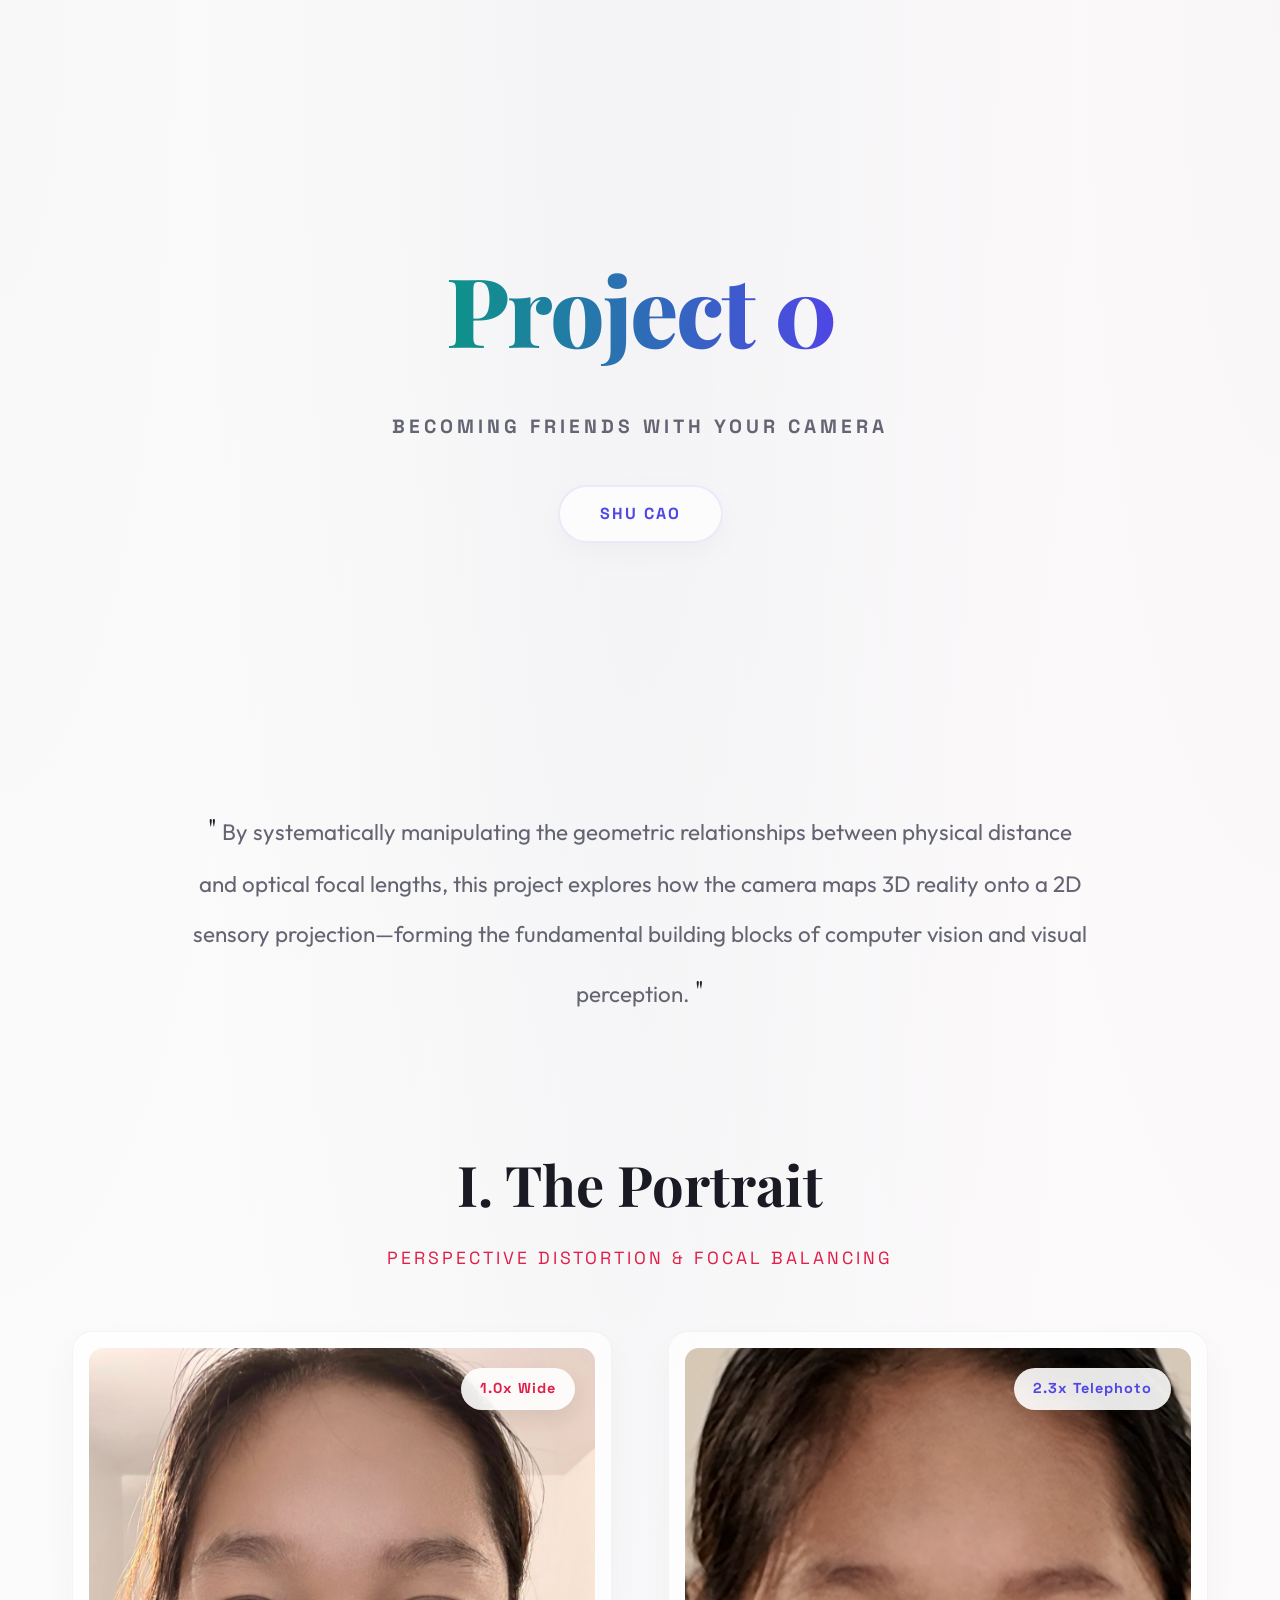
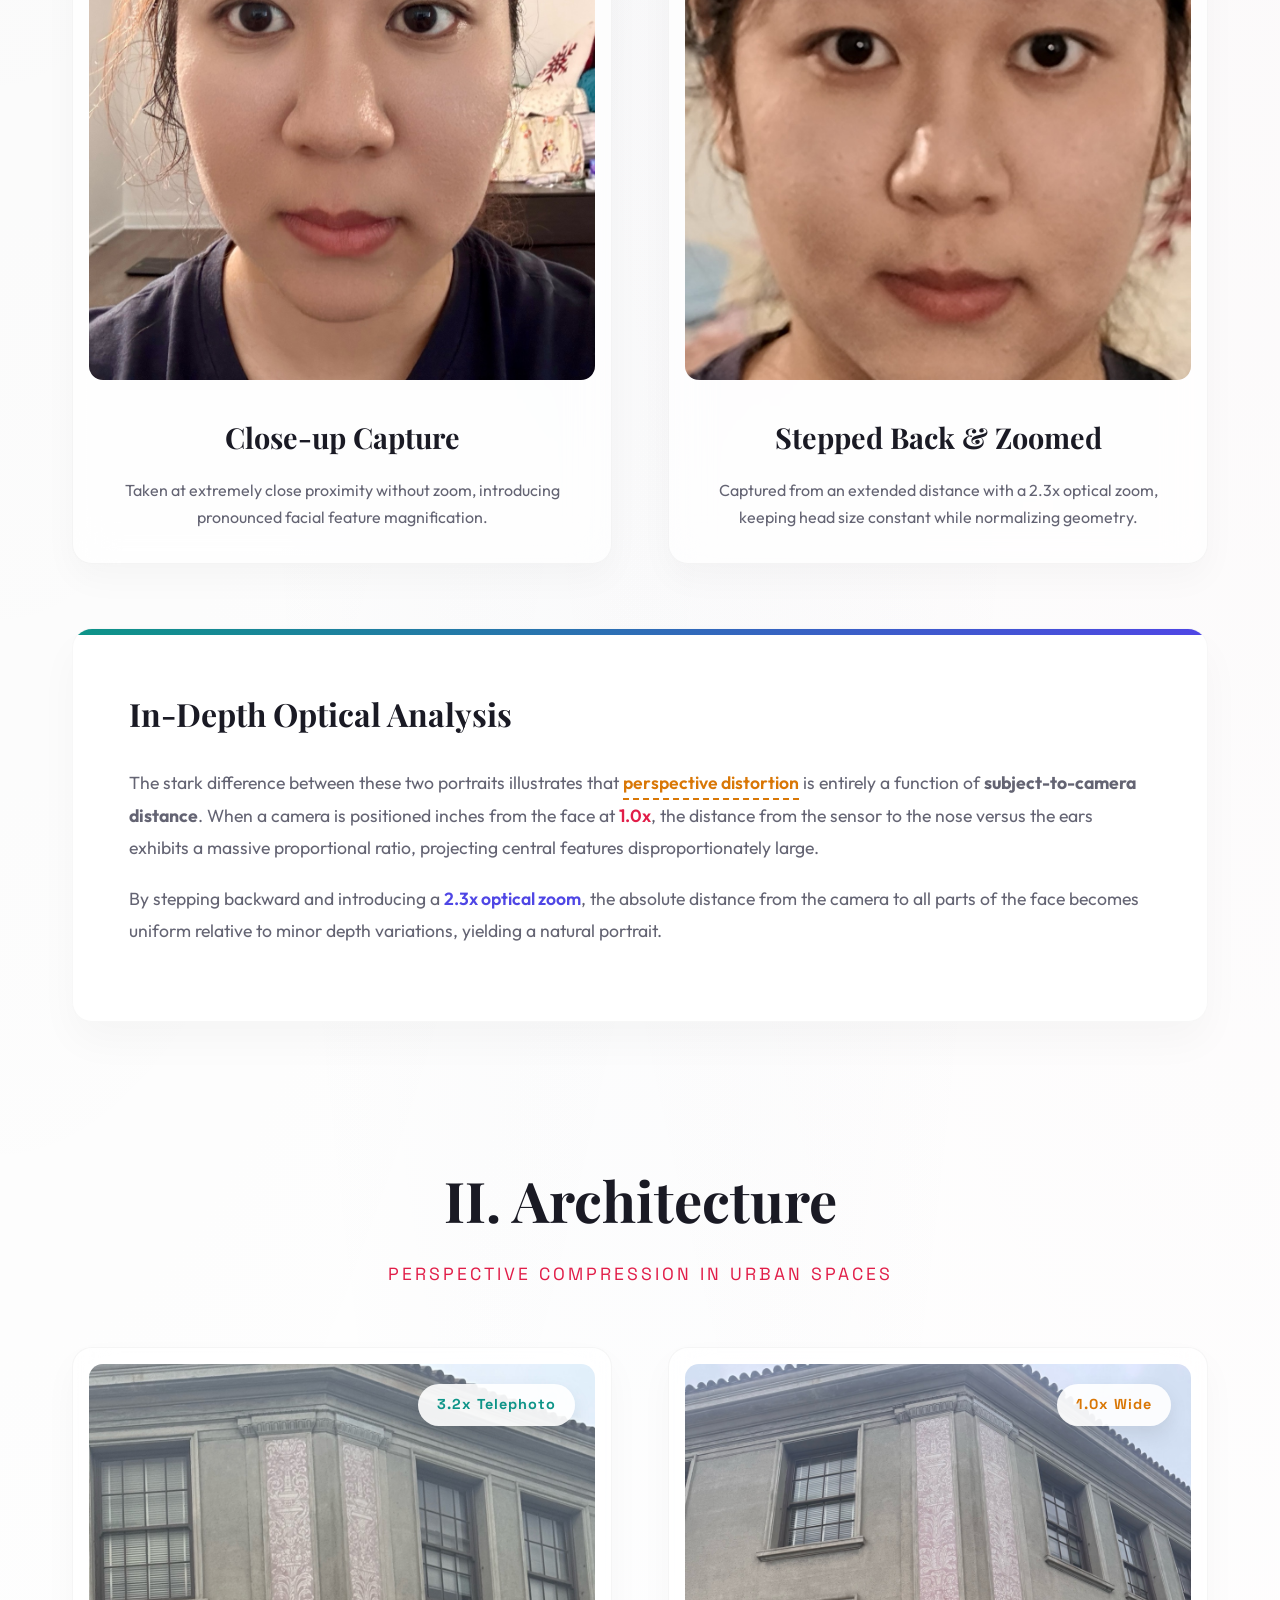
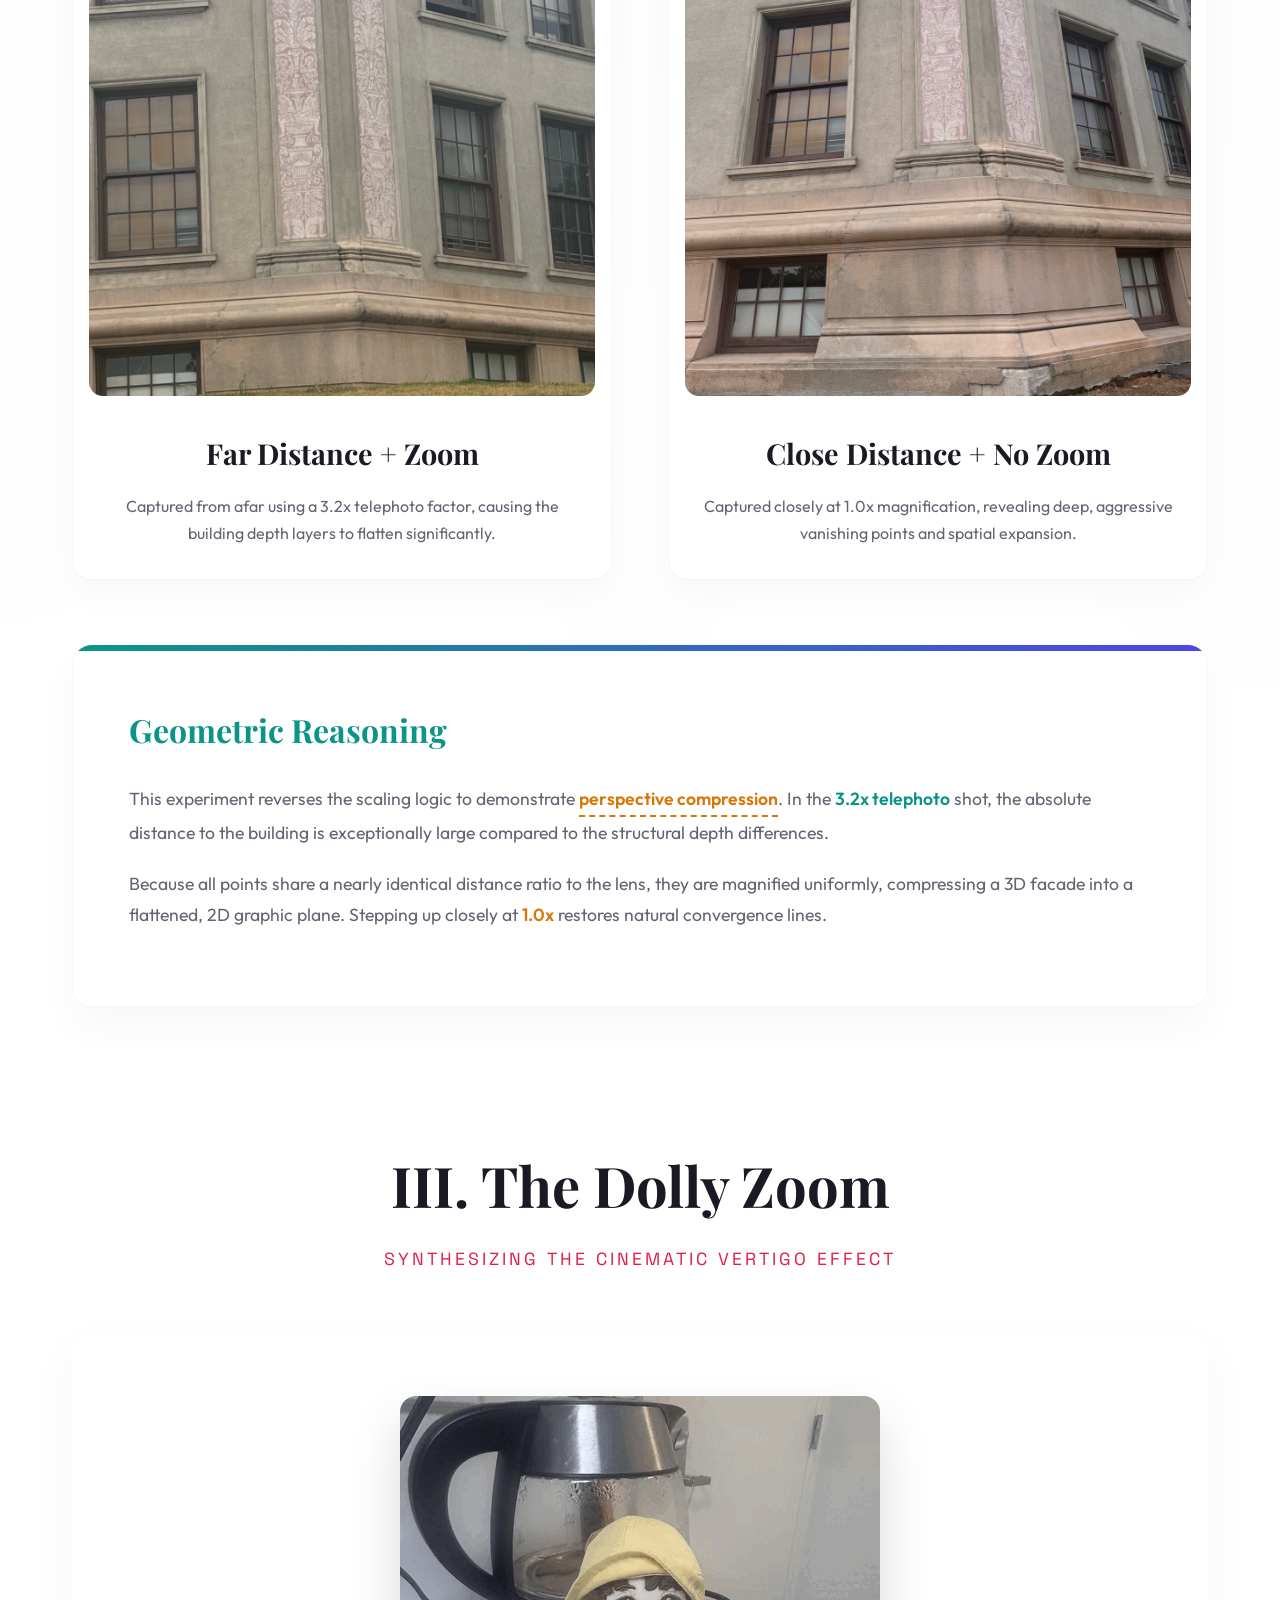
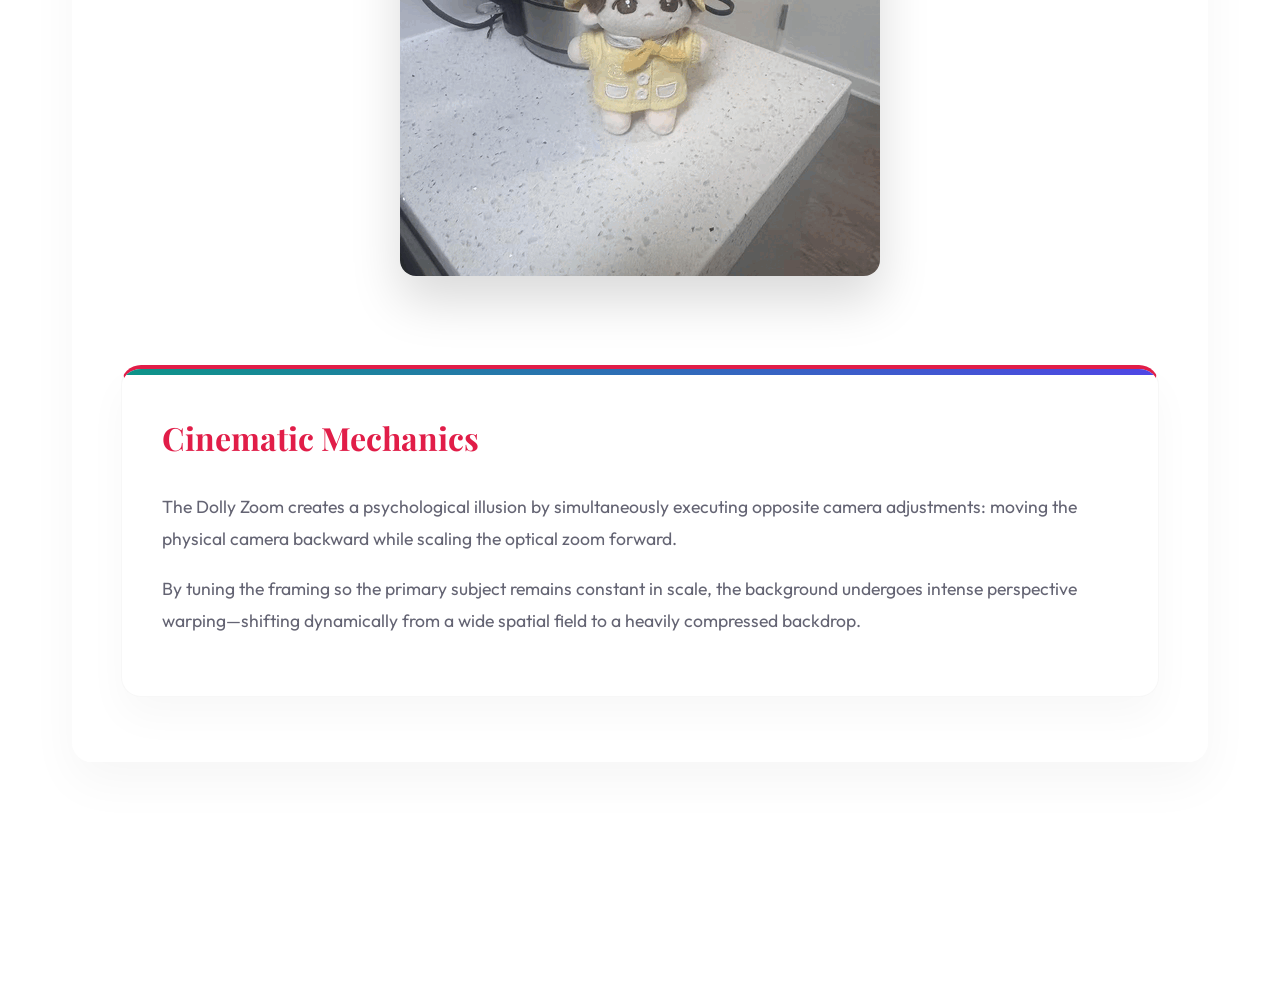
<file: 0/index.html>
<!DOCTYPE html>
<html lang="en">
<head>
    <meta charset="UTF-8">
    <meta name="viewport" content="width=device-width, initial-scale=1.0">
    <title>CS180: Project 0 | SHU CAO</title>
    <link href="https://fonts.googleapis.com/css2?family=Playfair+Display:ital,wght@0,600;0,800;1,600&family=Outfit:wght@300;400;500;600&family=Space+Grotesk:wght@500;700&display=swap" rel="stylesheet">
    
    <style>
        :root {
            --bg-main: #ffffff;
            --bg-mesh: radial-gradient(at 0% 0%, hsla(253,16%,7%,0.03) 0, transparent 50%), 
                       radial-gradient(at 50% 0%, hsla(225,39%,30%,0.04) 0, transparent 50%), 
                       radial-gradient(at 100% 0%, hsla(339,49%,30%,0.04) 0, transparent 50%);
            --text-dark: #1a1a24;
            --text-gray: #646473;
            --color-teal: #0d9488;
            --color-coral: #e11d48;
            --color-indigo: #4f46e5;
            --color-amber: #d97706;
            --glass-bg: rgba(255, 255, 255, 0.7);
            --glass-border: rgba(255, 255, 255, 0.5);
            --shadow-hover: 0 30px 60px rgba(0, 0, 0, 0.08), 0 10px 20px rgba(79, 70, 229, 0.05);
        }

        * {
            margin: 0;
            padding: 0;
            box-sizing: border-box;
        }

        body {
            font-family: 'Outfit', sans-serif;
            background-color: var(--bg-main);
            background-image: var(--bg-mesh);
            color: var(--text-dark);
            line-height: 1.8;
            overflow-x: hidden;
        }

        h1, h2, .serif-text {
            font-family: 'Playfair Display', serif;
        }
        
        .tech-text {
            font-family: 'Space Grotesk', sans-serif;
        }

        header {
            min-height: 85vh;
            display: flex;
            flex-direction: column;
            justify-content: center;
            align-items: center;
            text-align: center;
            padding: 2rem;
            position: relative;
        }

        header h1 {
            font-size: 6rem;
            font-weight: 800;
            letter-spacing: -2px;
            margin-bottom: 1rem;
            background: linear-gradient(270deg, var(--color-coral), var(--color-indigo), var(--color-teal));
            background-size: 200% 200%;
            -webkit-background-clip: text;
            -webkit-text-fill-color: transparent;
            animation: gradientFlow 6s ease infinite, fadeInDown 1.2s ease-out;
            cursor: pointer;
            transition: transform 0.3s ease;
        }

        header h1:hover {
            transform: scale(1.05);
        }

        header h2 {
            font-family: 'Space Grotesk', sans-serif;
            font-size: 1.2rem;
            letter-spacing: 4px;
            text-transform: uppercase;
            color: var(--text-gray);
            margin-bottom: 2.5rem;
            animation: fadeInUp 1.2s ease-out 0.3s both;
        }

        .author-badge {
            padding: 0.8rem 2.5rem;
            background: var(--glass-bg);
            border: 2px solid rgba(79, 70, 229, 0.1);
            border-radius: 100px;
            font-family: 'Space Grotesk', sans-serif;
            font-weight: 700;
            font-size: 1rem;
            letter-spacing: 2px;
            color: var(--color-indigo);
            backdrop-filter: blur(10px);
            box-shadow: 0 10px 30px rgba(0,0,0,0.03);
            animation: fadeIn 1.5s ease-out 0.6s both;
            transition: all 0.3s ease;
            cursor: default;
        }

        .author-badge:hover {
            background: var(--color-indigo);
            color: white;
            transform: translateY(-3px);
        }

        main {
            max-width: 1200px;
            margin: 0 auto;
            padding: 2rem 2rem 6rem 2rem;
        }

        .intro-lead {
            text-align: center;
            max-width: 900px;
            margin: 0 auto 7rem auto;
            font-size: 1.4rem;
            color: var(--text-gray);
            line-height: 2.2;
        }

        section {
            margin-bottom: 8rem;
        }

        .section-header {
            margin-bottom: 3.5rem;
            text-align: center;
        }

        .section-header h2 {
            font-size: 3.5rem;
            color: var(--text-dark);
            margin-bottom: 0.5rem;
        }

        .section-header p {
            font-family: 'Space Grotesk', sans-serif;
            color: var(--color-coral);
            font-size: 1.1rem;
            letter-spacing: 3px;
            text-transform: uppercase;
        }

        .image-grid {
            display: grid;
            grid-template-columns: 1fr 1fr;
            gap: 3.5rem;
            margin-bottom: 4rem;
            perspective: 1000px; 
        }

        @media (max-width: 768px) {
            .image-grid { grid-template-columns: 1fr; }
        }

        .card {
            background: var(--glass-bg);
            border: 1px solid rgba(0,0,0,0.04);
            border-radius: 20px;
            padding: 1rem;
            box-shadow: 0 15px 35px rgba(0,0,0,0.03);
            backdrop-filter: blur(20px);
            transition: transform 0.1s ease, box-shadow 0.4s ease;
            transform-style: preserve-3d;
        }

        .card:hover {
            box-shadow: var(--shadow-hover);
        }

        .card-img-wrapper {
            position: relative;
            border-radius: 14px;
            overflow: hidden;
            aspect-ratio: 4/5;
            transform: translateZ(30px);
        }

        .card-img-wrapper img {
            width: 100%;
            height: 100%;
            object-fit: cover;
            transition: transform 0.8s cubic-bezier(0.2, 0.8, 0.2, 1);
        }

        .card:hover .card-img-wrapper img {
            transform: scale(1.05);
        }

        .zoom-tag {
            position: absolute;
            top: 20px;
            right: 20px;
            background: rgba(255, 255, 255, 0.9);
            color: var(--color-indigo);
            font-family: 'Space Grotesk', sans-serif;
            padding: 0.5rem 1.2rem;
            border-radius: 50px;
            font-size: 0.9rem;
            font-weight: 700;
            letter-spacing: 1px;
            box-shadow: 0 8px 20px rgba(0,0,0,0.08);
            transform: translateZ(40px);
            transition: background 0.3s ease, color 0.3s ease;
        }
        
        .zoom-tag.coral { color: var(--color-coral); }
        .zoom-tag.teal { color: var(--color-teal); }
        .zoom-tag.amber { color: var(--color-amber); }

        .card:hover .zoom-tag {
            background: var(--text-dark);
            color: white;
        }

        .card-content {
            padding: 2rem 1rem 1rem 1rem;
            text-align: center;
            transform: translateZ(20px);
        }

        .card-content h3 {
            font-family: 'Playfair Display', serif;
            font-size: 1.8rem;
            margin-bottom: 0.8rem;
            color: var(--text-dark);
        }

        .card-content p {
            color: var(--text-gray);
            font-size: 1rem;
            line-height: 1.7;
        }

        .tooltip-trigger {
            position: relative;
            display: inline-block;
            border-bottom: 2px dashed var(--color-amber);
            cursor: help;
            color: var(--color-amber);
            font-weight: 600;
        }

        .tooltip-trigger .tooltip-content {
            visibility: hidden;
            width: 250px;
            background-color: var(--text-dark);
            color: #fff;
            text-align: left;
            border-radius: 8px;
            padding: 1rem;
            position: absolute;
            z-index: 1;
            bottom: 125%;
            left: 50%;
            transform: translateX(-50%) translateY(10px);
            opacity: 0;
            transition: opacity 0.3s, transform 0.3s;
            font-size: 0.85rem;
            font-weight: 400;
            line-height: 1.5;
            box-shadow: 0 10px 20px rgba(0,0,0,0.2);
            font-family: 'Outfit', sans-serif;
        }

        .tooltip-trigger:hover .tooltip-content {
            visibility: visible;
            opacity: 1;
            transform: translateX(-50%) translateY(0);
        }

        .analysis-box {
            background: #ffffff;
            border-radius: 20px;
            padding: 3.5rem;
            box-shadow: 0 20px 40px rgba(0,0,0,0.03);
            position: relative;
            overflow: hidden;
            border: 1px solid rgba(0,0,0,0.03);
        }

        .analysis-box::before {
            content: '';
            position: absolute;
            top: 0;
            left: 0;
            width: 100%;
            height: 6px;
            background: linear-gradient(90deg, var(--color-teal), var(--color-indigo));
        }

        .analysis-box h4 {
            font-family: 'Playfair Display', serif;
            font-size: 2rem;
            color: var(--text-dark);
            margin-bottom: 1.5rem;
        }

        .analysis-box p {
            color: var(--text-gray);
            margin-bottom: 1.2rem;
            font-size: 1.1rem;
        }

        .dolly-showcase {
            background: var(--glass-bg);
            border-radius: 20px;
            padding: 4rem 3rem;
            text-align: center;
            box-shadow: 0 20px 50px rgba(0,0,0,0.04);
            border: 1px solid rgba(255,255,255,0.8);
        }

        .dolly-showcase img {
            max-width: 100%;
            border-radius: 16px;
            box-shadow: 0 25px 50px rgba(0,0,0,0.15);
            margin-bottom: 3rem;
            transition: transform 0.4s ease;
        }
        
        .dolly-showcase img:hover {
            transform: scale(1.02);
        }

        .reveal {
            opacity: 0;
            transform: translateY(40px);
            transition: all 1s cubic-bezier(0.16, 1, 0.3, 1);
        }
        
        .reveal.active {
            opacity: 1;
            transform: translateY(0);
        }

        @keyframes gradientFlow {
            0% { background-position: 0% 50%; }
            50% { background-position: 100% 50%; }
            100% { background-position: 0% 50%; }
        }
        @keyframes fadeInDown {
            from { opacity: 0; transform: translateY(-30px); }
            to { opacity: 1; transform: translateY(0); }
        }
        @keyframes fadeInUp {
            from { opacity: 0; transform: translateY(30px); }
            to { opacity: 1; transform: translateY(0); }
        }
        @keyframes fadeIn {
            from { opacity: 0; }
            to { opacity: 1; }
        }
    </style>
</head>
<body>

    <header>
        <h1>Project 0</h1>
        <h2>Becoming Friends with Your Camera</h2>
        <div class="author-badge">
            SHU CAO
        </div>
    </header>

    <main>
        <div class="intro-lead reveal">
            <span class="serif-text" style="font-size: 1.8rem; color: var(--text-dark);">"</span>
            By systematically manipulating the geometric relationships between physical distance and optical focal lengths, this project explores how the camera maps 3D reality onto a 2D sensory projection—forming the fundamental building blocks of computer vision and visual perception.
            <span class="serif-text" style="font-size: 1.8rem; color: var(--text-dark);">"</span>
        </div>

        <section id="part1" class="reveal">
            <div class="section-header">
                <h2>I. The Portrait</h2>
                <p>Perspective Distortion & Focal Balancing</p>
            </div>

            <div class="image-grid">
                <div class="card tilt-card">
                    <div class="card-img-wrapper">
                        <img src="selfie_close.jpg" alt="Close-up Selfie">
                        <div class="zoom-tag coral">1.0x Wide</div>
                    </div>
                    <div class="card-content">
                        <h3>Close-up Capture</h3>
                        <p>Taken at extremely close proximity without zoom, introducing pronounced facial feature magnification.</p>
                    </div>
                </div>

                <div class="card tilt-card">
                    <div class="card-img-wrapper">
                        <img src="selfie_zoom.jpg" alt="Zoomed Portrait">
                        <div class="zoom-tag indigo">2.3x Telephoto</div>
                    </div>
                    <div class="card-content">
                        <h3>Stepped Back & Zoomed</h3>
                        <p>Captured from an extended distance with a 2.3x optical zoom, keeping head size constant while normalizing geometry.</p>
                    </div>
                </div>
            </div>

            <div class="analysis-box">
                <h4>In-Depth Optical Analysis</h4>
                <p>The stark difference between these two portraits illustrates that 
                    <span class="tooltip-trigger">perspective distortion
                        <span class="tooltip-content"><strong>Perspective Distortion:</strong> A warping of an object's proportions caused by the relative distance of its features to the camera lens.</span>
                    </span> 
                is entirely a function of <strong>subject-to-camera distance</strong>. When a camera is positioned inches from the face at <span style="color: var(--color-coral); font-weight: 600;">1.0x</span>, the distance from the sensor to the nose versus the ears exhibits a massive proportional ratio, projecting central features disproportionately large.</p>
                <p>By stepping backward and introducing a <span style="color: var(--color-indigo); font-weight: 600;">2.3x optical zoom</span>, the absolute distance from the camera to all parts of the face becomes uniform relative to minor depth variations, yielding a natural portrait.</p>
            </div>
        </section>

        <section id="part2" class="reveal">
            <div class="section-header">
                <h2>II. Architecture</h2>
                <p>Perspective Compression in Urban Spaces</p>
            </div>

            <div class="image-grid">
                <div class="card tilt-card">
                    <div class="card-img-wrapper">
                        <img src="building_zoom.jpg" alt="Zoomed Architecture">
                        <div class="zoom-tag teal">3.2x Telephoto</div>
                    </div>
                    <div class="card-content">
                        <h3>Far Distance + Zoom</h3>
                        <p>Captured from afar using a 3.2x telephoto factor, causing the building depth layers to flatten significantly.</p>
                    </div>
                </div>

                <div class="card tilt-card">
                    <div class="card-img-wrapper">
                        <img src="building_close.jpg" alt="Walked-up Architecture">
                        <div class="zoom-tag amber">1.0x Wide</div>
                    </div>
                    <div class="card-content">
                        <h3>Close Distance + No Zoom</h3>
                        <p>Captured closely at 1.0x magnification, revealing deep, aggressive vanishing points and spatial expansion.</p>
                    </div>
                </div>
            </div>

            <div class="analysis-box">
                <h4 style="color: var(--color-teal);">Geometric Reasoning</h4>
                <p>This experiment reverses the scaling logic to demonstrate 
                    <span class="tooltip-trigger">perspective compression
                        <span class="tooltip-content"><strong>Compression:</strong> The visual effect where distant background elements appear larger and closer to foreground subjects, common in telephoto lenses.</span>
                    </span>. In the <span style="color: var(--color-teal); font-weight: 600;">3.2x telephoto</span> shot, the absolute distance to the building is exceptionally large compared to the structural depth differences.</p>
                <p>Because all points share a nearly identical distance ratio to the lens, they are magnified uniformly, compressing a 3D facade into a flattened, 2D graphic plane. Stepping up closely at <span style="color: var(--color-amber); font-weight: 600;">1.0x</span> restores natural convergence lines.</p>
            </div>
        </section>

        <section id="part3" class="reveal">
            <div class="section-header">
                <h2>III. The Dolly Zoom</h2>
                <p>Synthesizing the Cinematic Vertigo Effect</p>
            </div>

            <div class="dolly-showcase">
                <img src="dolly_zoom.gif" alt="Dolly Zoom Animation">
                <div class="analysis-box" style="text-align: left; padding: 2.5rem; margin-top: 2rem; border-top: 4px solid var(--color-coral);">
                    <h4 style="margin-top: 0; color: var(--color-coral);">Cinematic Mechanics</h4>
                    <p>The Dolly Zoom creates a psychological illusion by simultaneously executing opposite camera adjustments: moving the physical camera backward while scaling the optical zoom forward.</p>
                    <p>By tuning the framing so the primary subject remains constant in scale, the background undergoes intense perspective warping—shifting dynamically from a wide spatial field to a heavily compressed backdrop.</p>
                </div>
            </div>
        </section>
    </main>

    <script>
        document.addEventListener('DOMContentLoaded', () => {
            const reveals = document.querySelectorAll('.reveal');
            const observer = new IntersectionObserver((entries, obs) => {
                entries.forEach(entry => {
                    if (entry.isIntersecting) {
                        entry.target.classList.add('active');
                        obs.unobserve(entry.target);
                    }
                });
            }, { threshold: 0.12 });
            reveals.forEach(rev => observer.observe(rev));

            const cards = document.querySelectorAll('.tilt-card');
            
            cards.forEach(card => {
                card.addEventListener('mousemove', e => {
                    const rect = card.getBoundingClientRect();
                    const x = e.clientX - rect.left; 
                    const y = e.clientY - rect.top;  
                    
                    const centerX = rect.width / 2;
                    const centerY = rect.height / 2;
                    
                    const rotateX = ((y - centerY) / centerY) * -8;
                    const rotateY = ((x - centerX) / centerX) * 8;
                    
                    card.style.transform = `perspective(1000px) rotateX(${rotateX}deg) rotateY(${rotateY}deg) scale3d(1.02, 1.02, 1.02)`;
                });

                card.addEventListener('mouseleave', () => {
                    card.style.transform = `perspective(1000px) rotateX(0deg) rotateY(0deg) scale3d(1, 1, 1)`;
                    card.style.transition = 'transform 0.5s cubic-bezier(0.2, 0.8, 0.2, 1)';
                });
                
                card.addEventListener('mouseenter', () => {
                    card.style.transition = 'none';
                });
            });
        });
    </script>
</body>
</html>
</file>
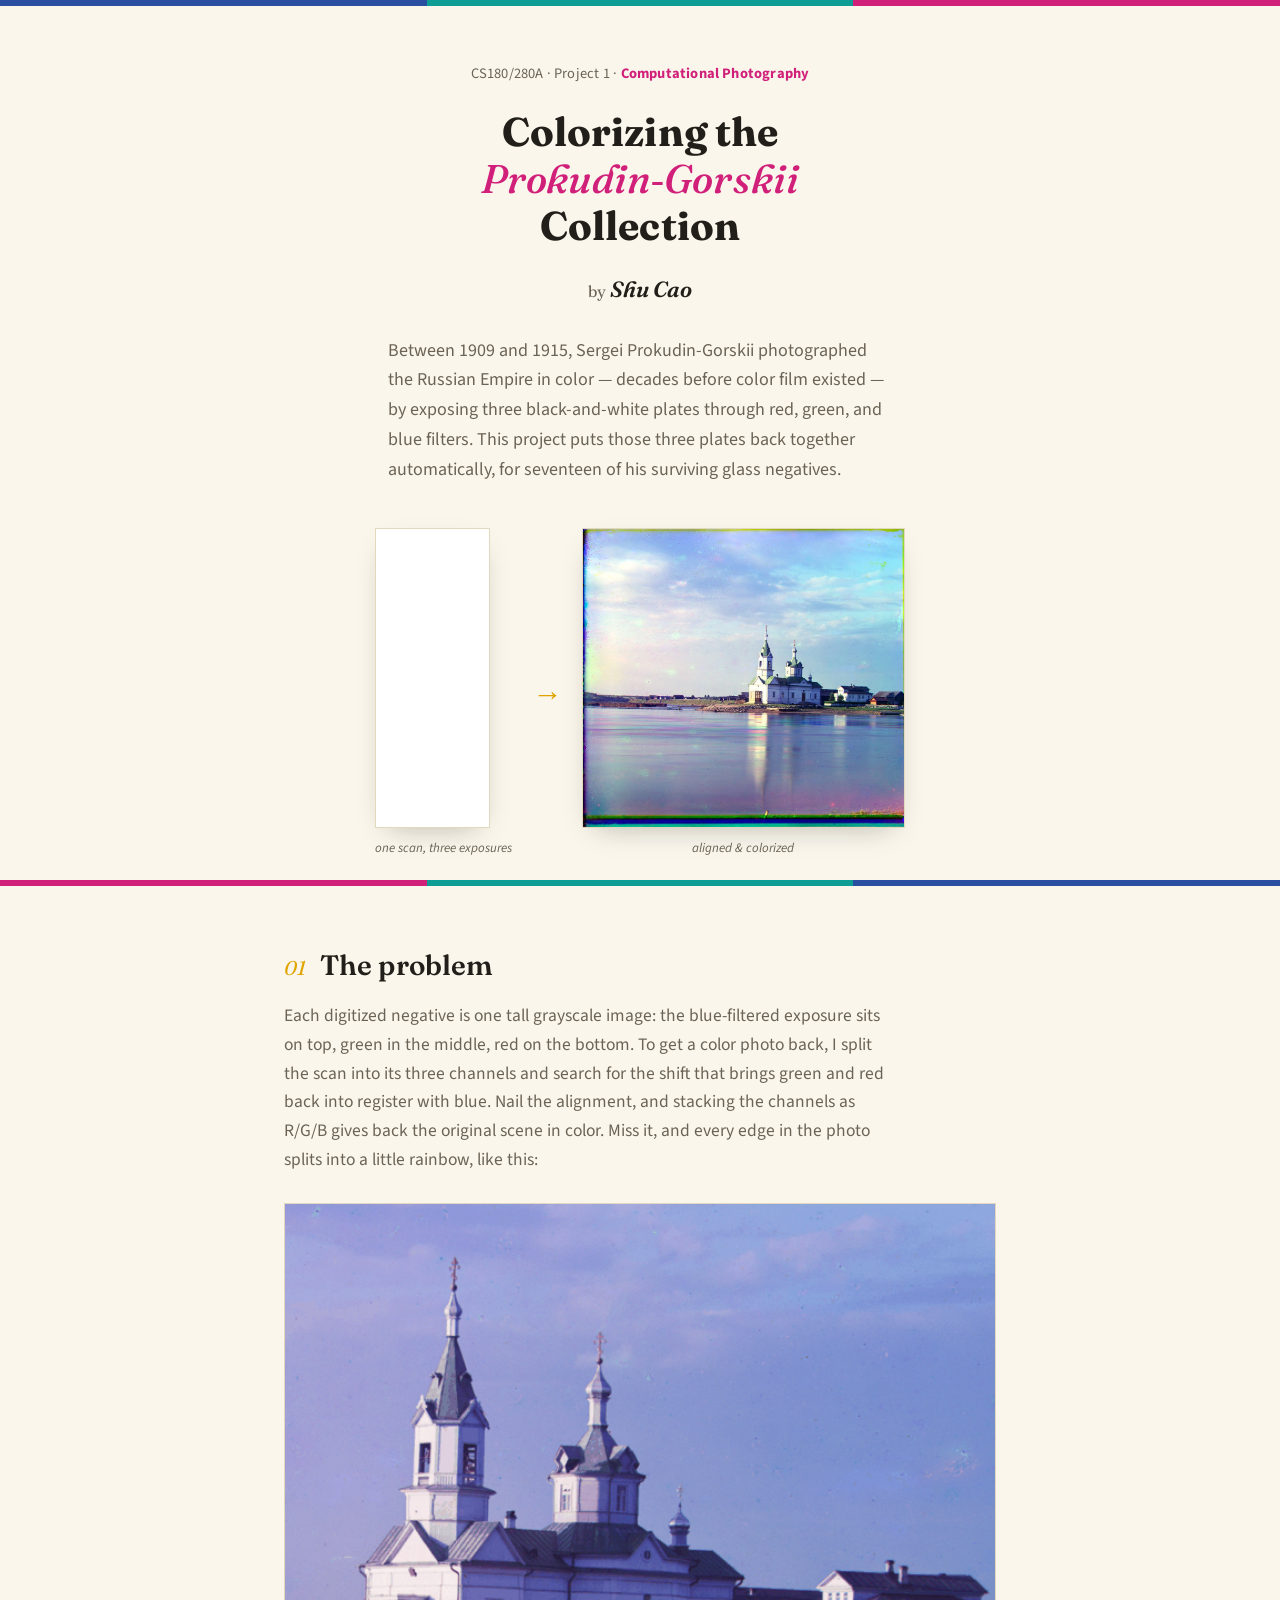
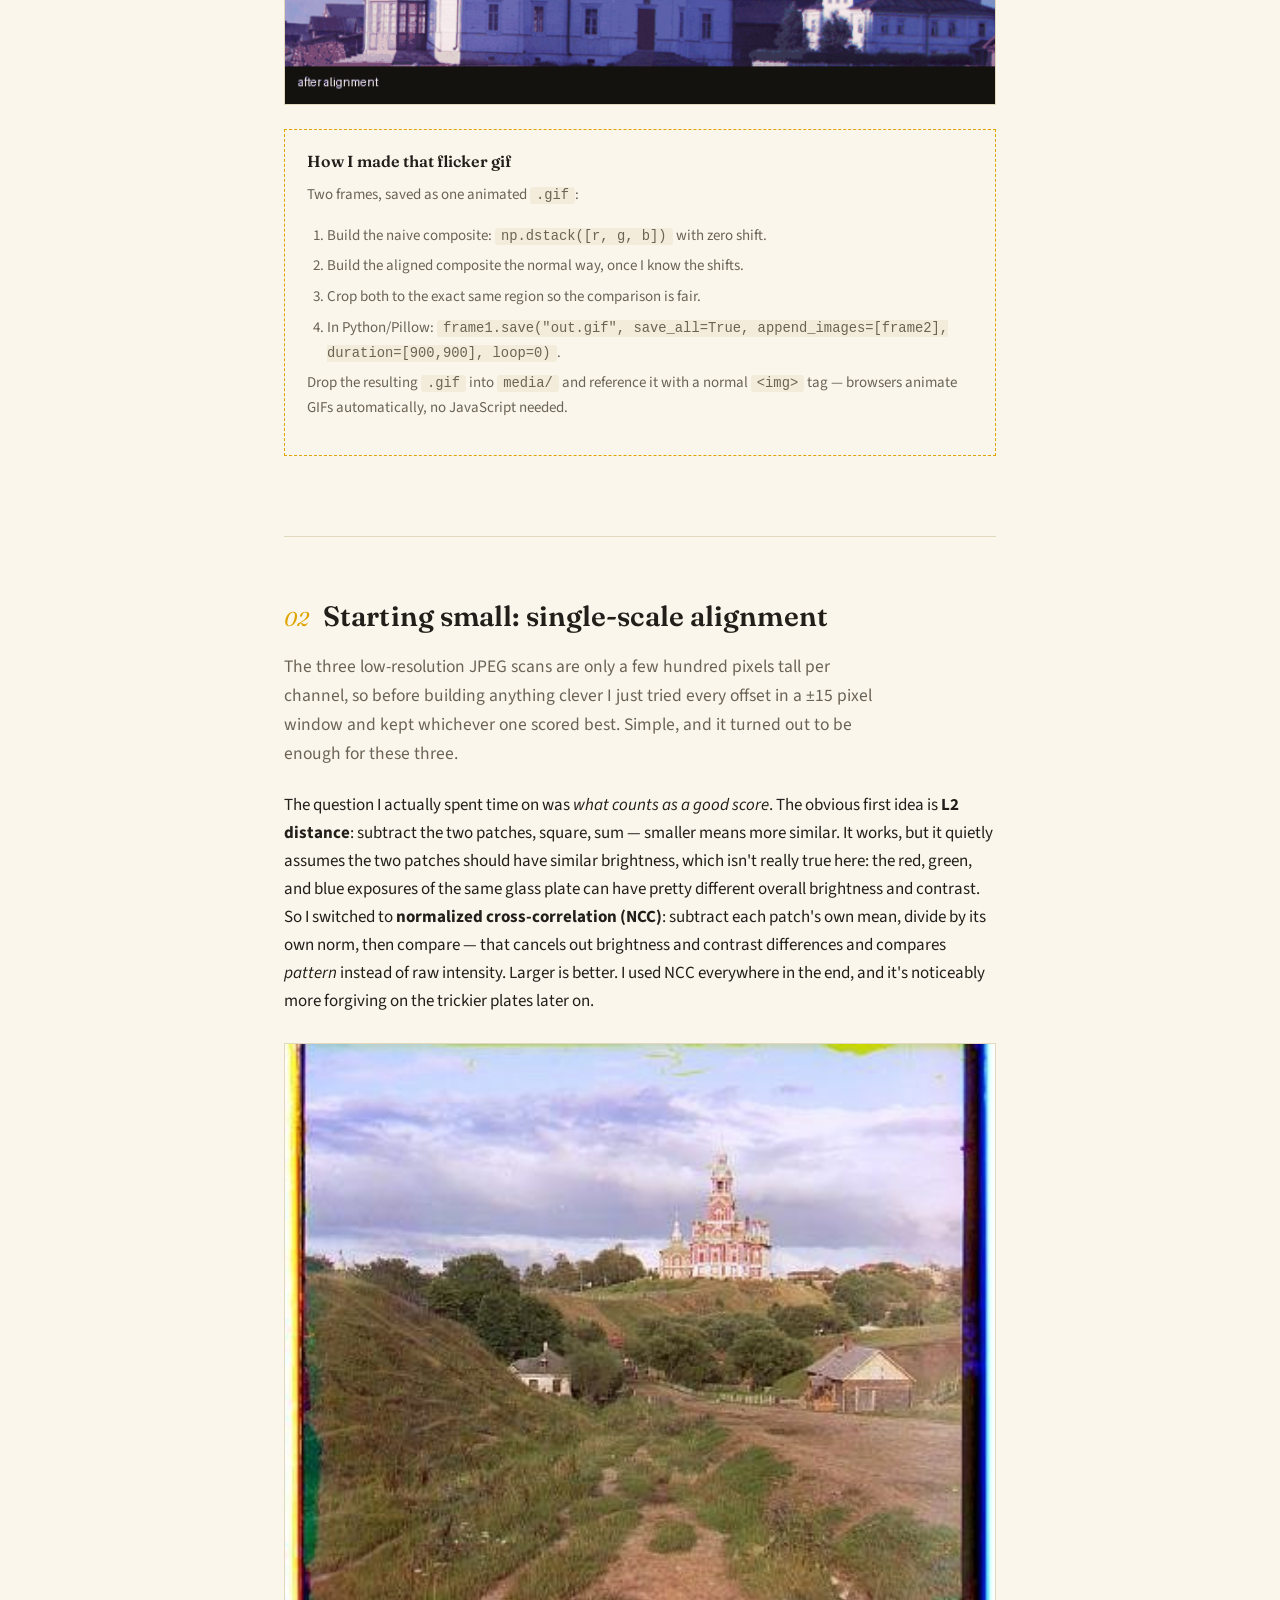
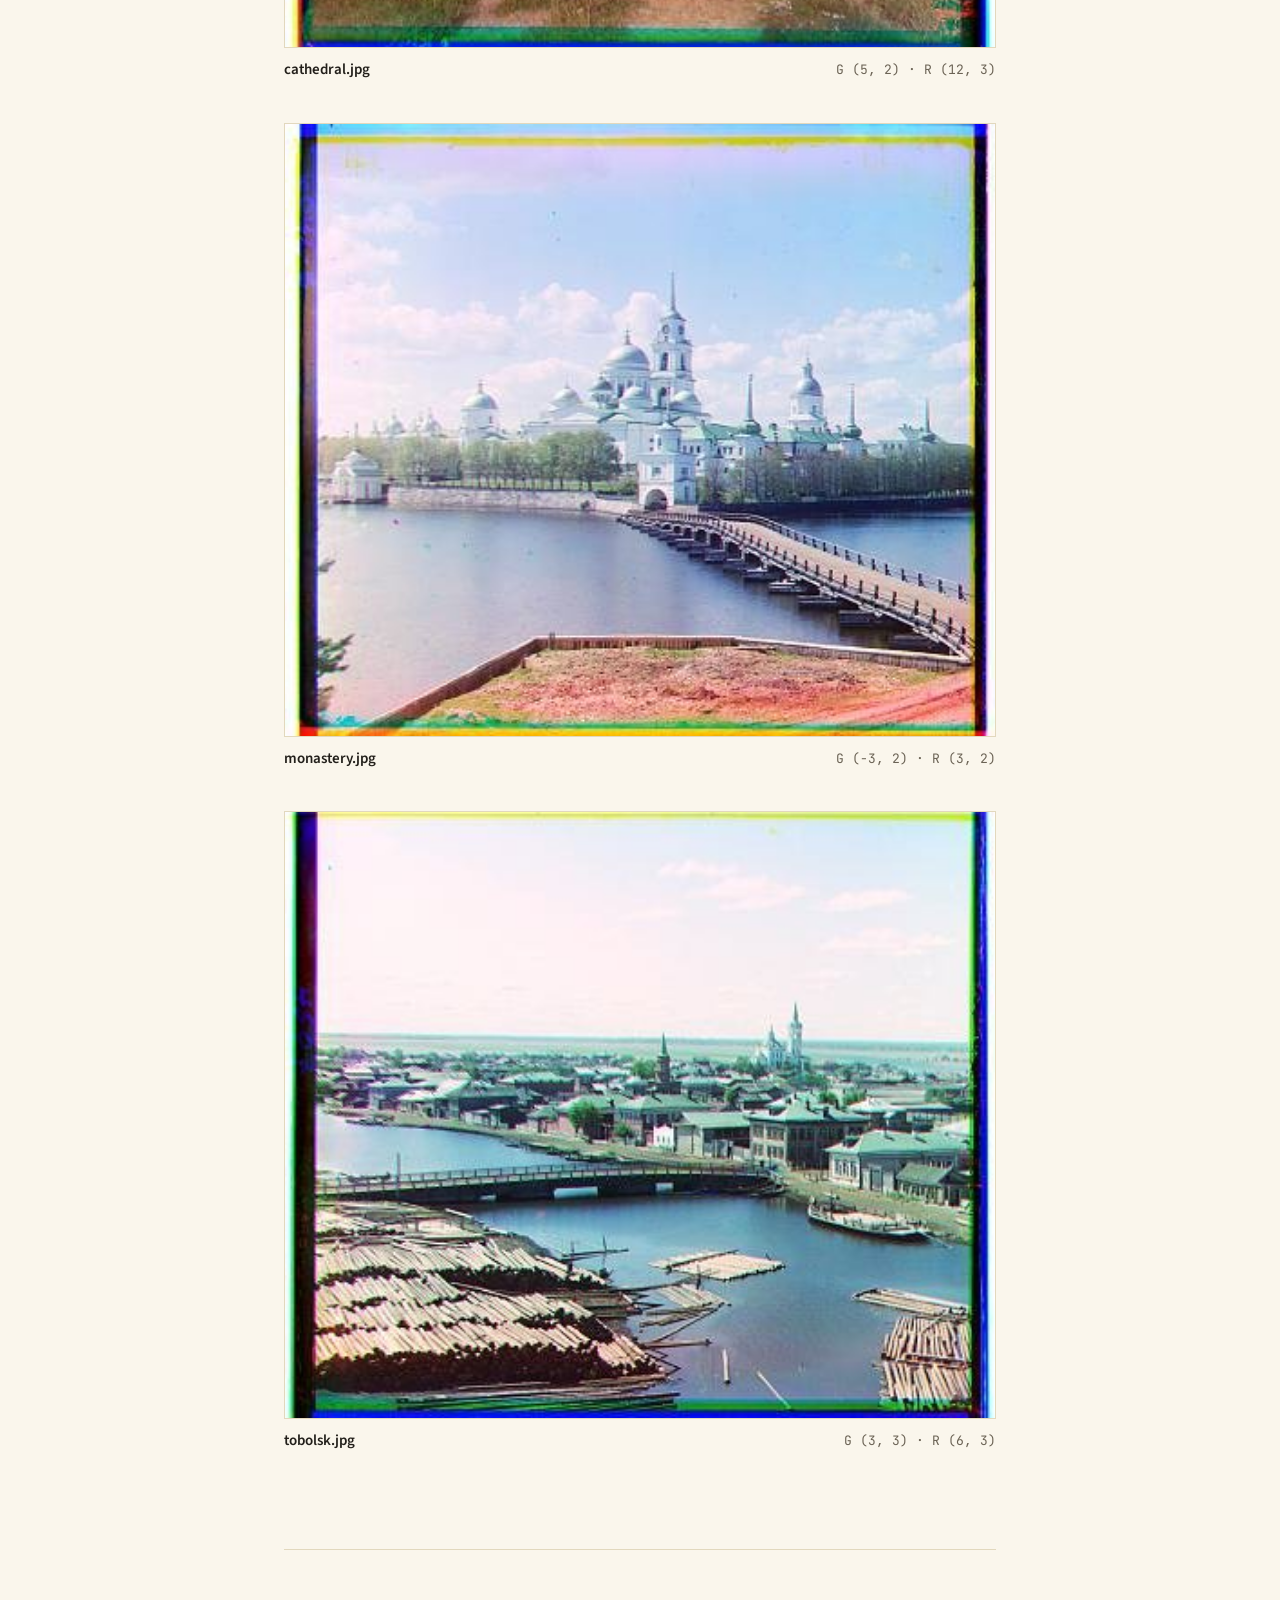
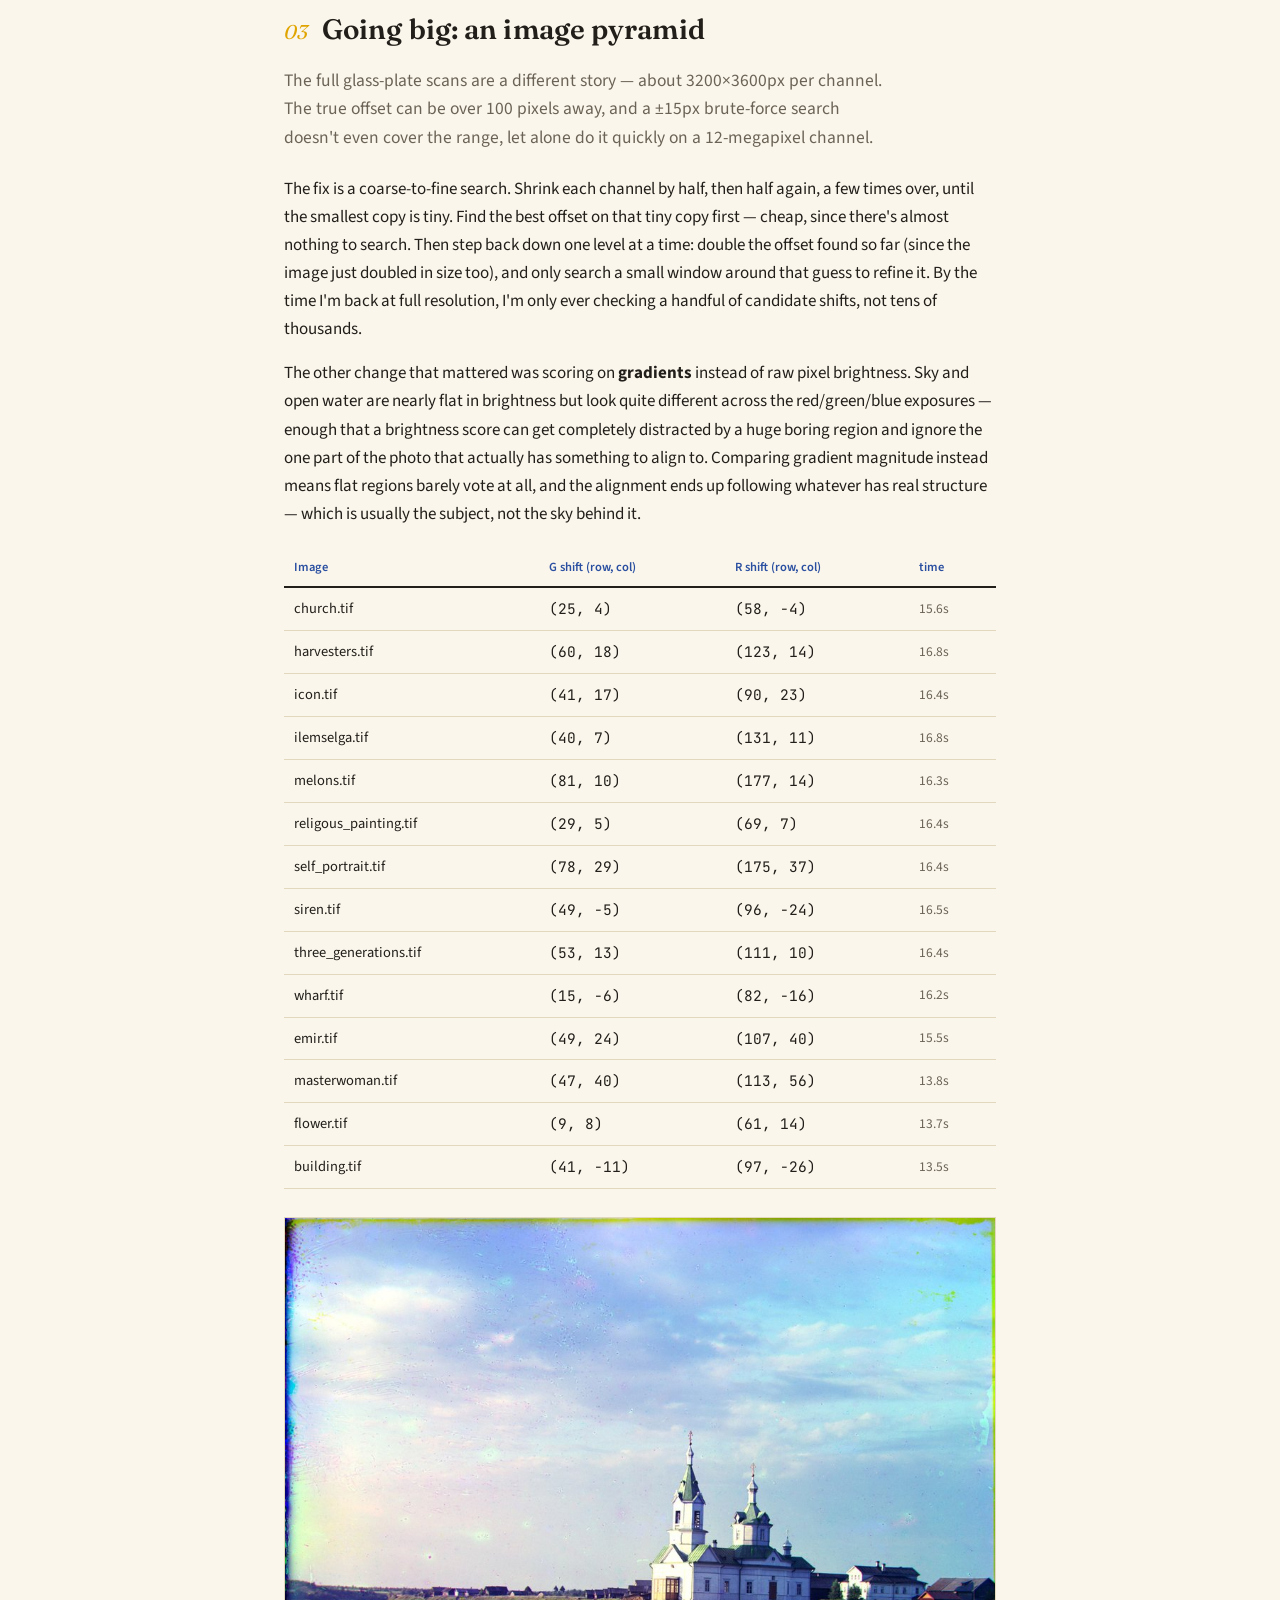
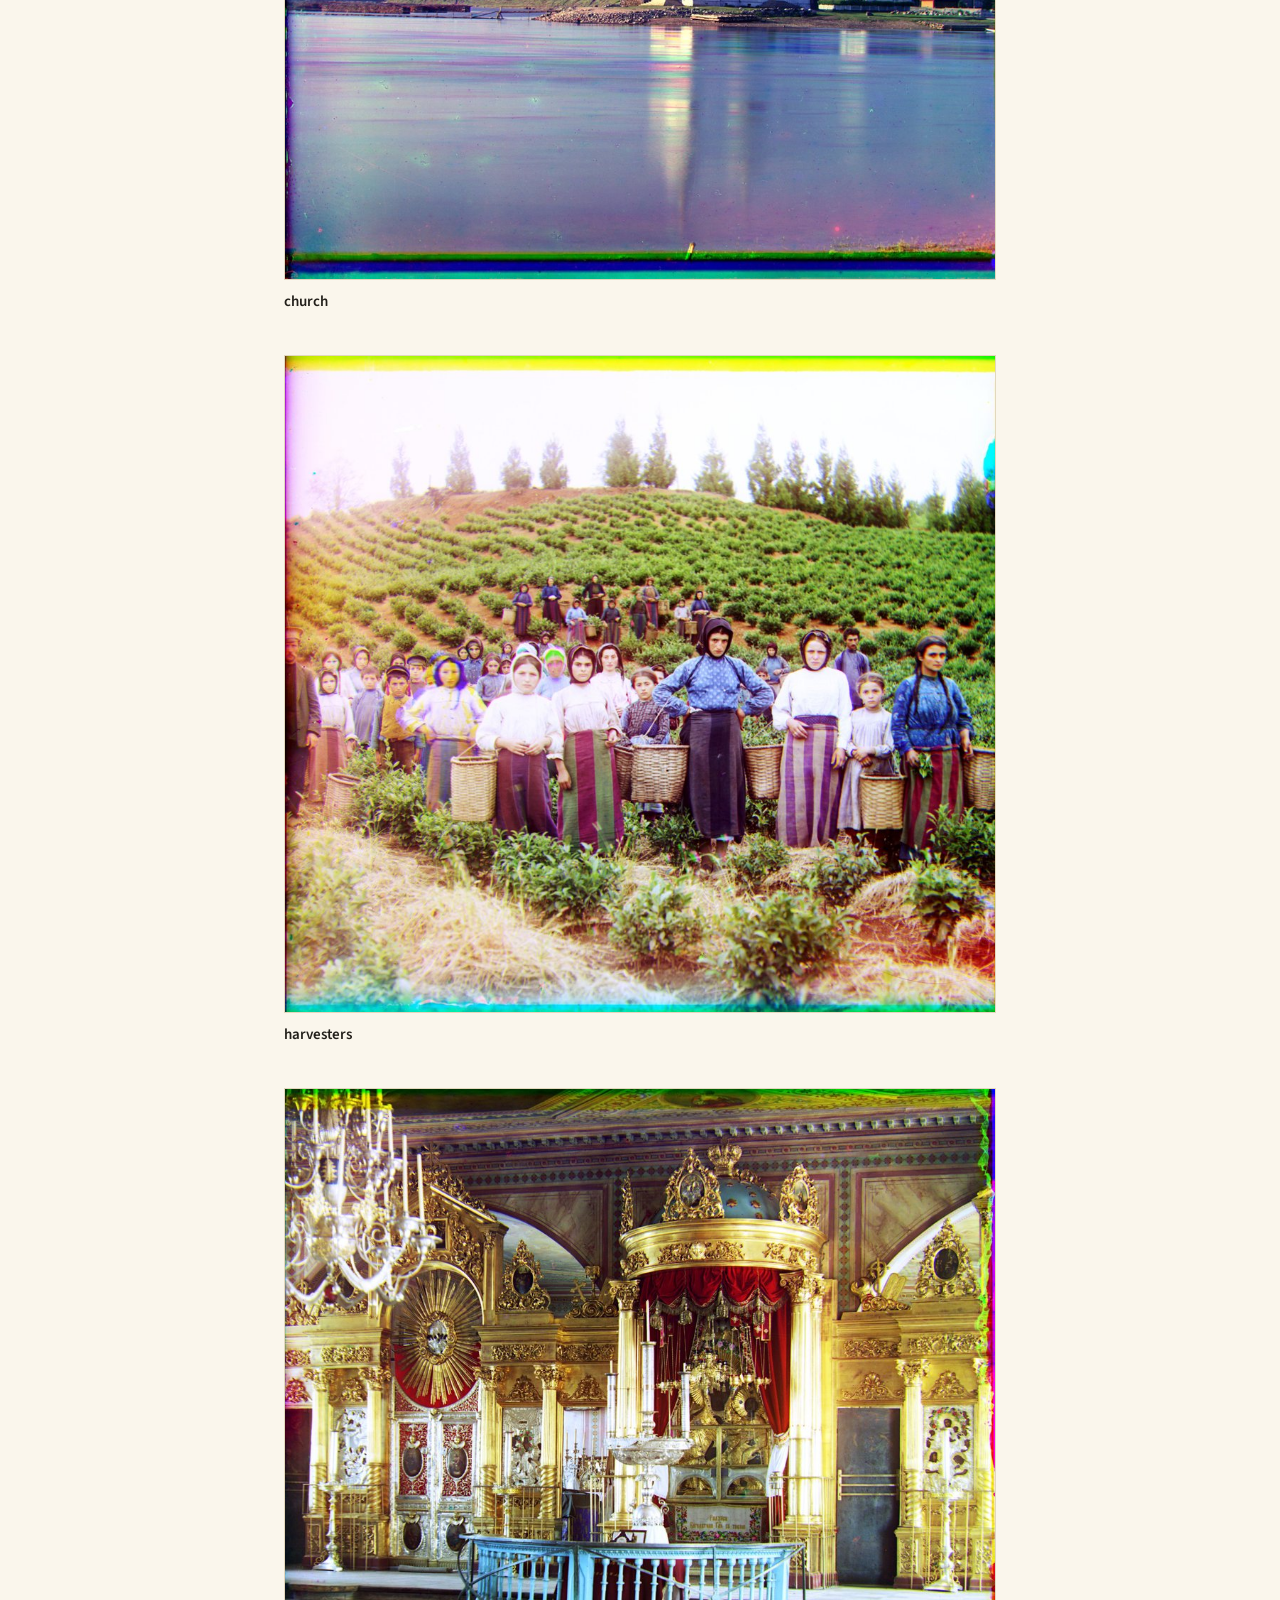
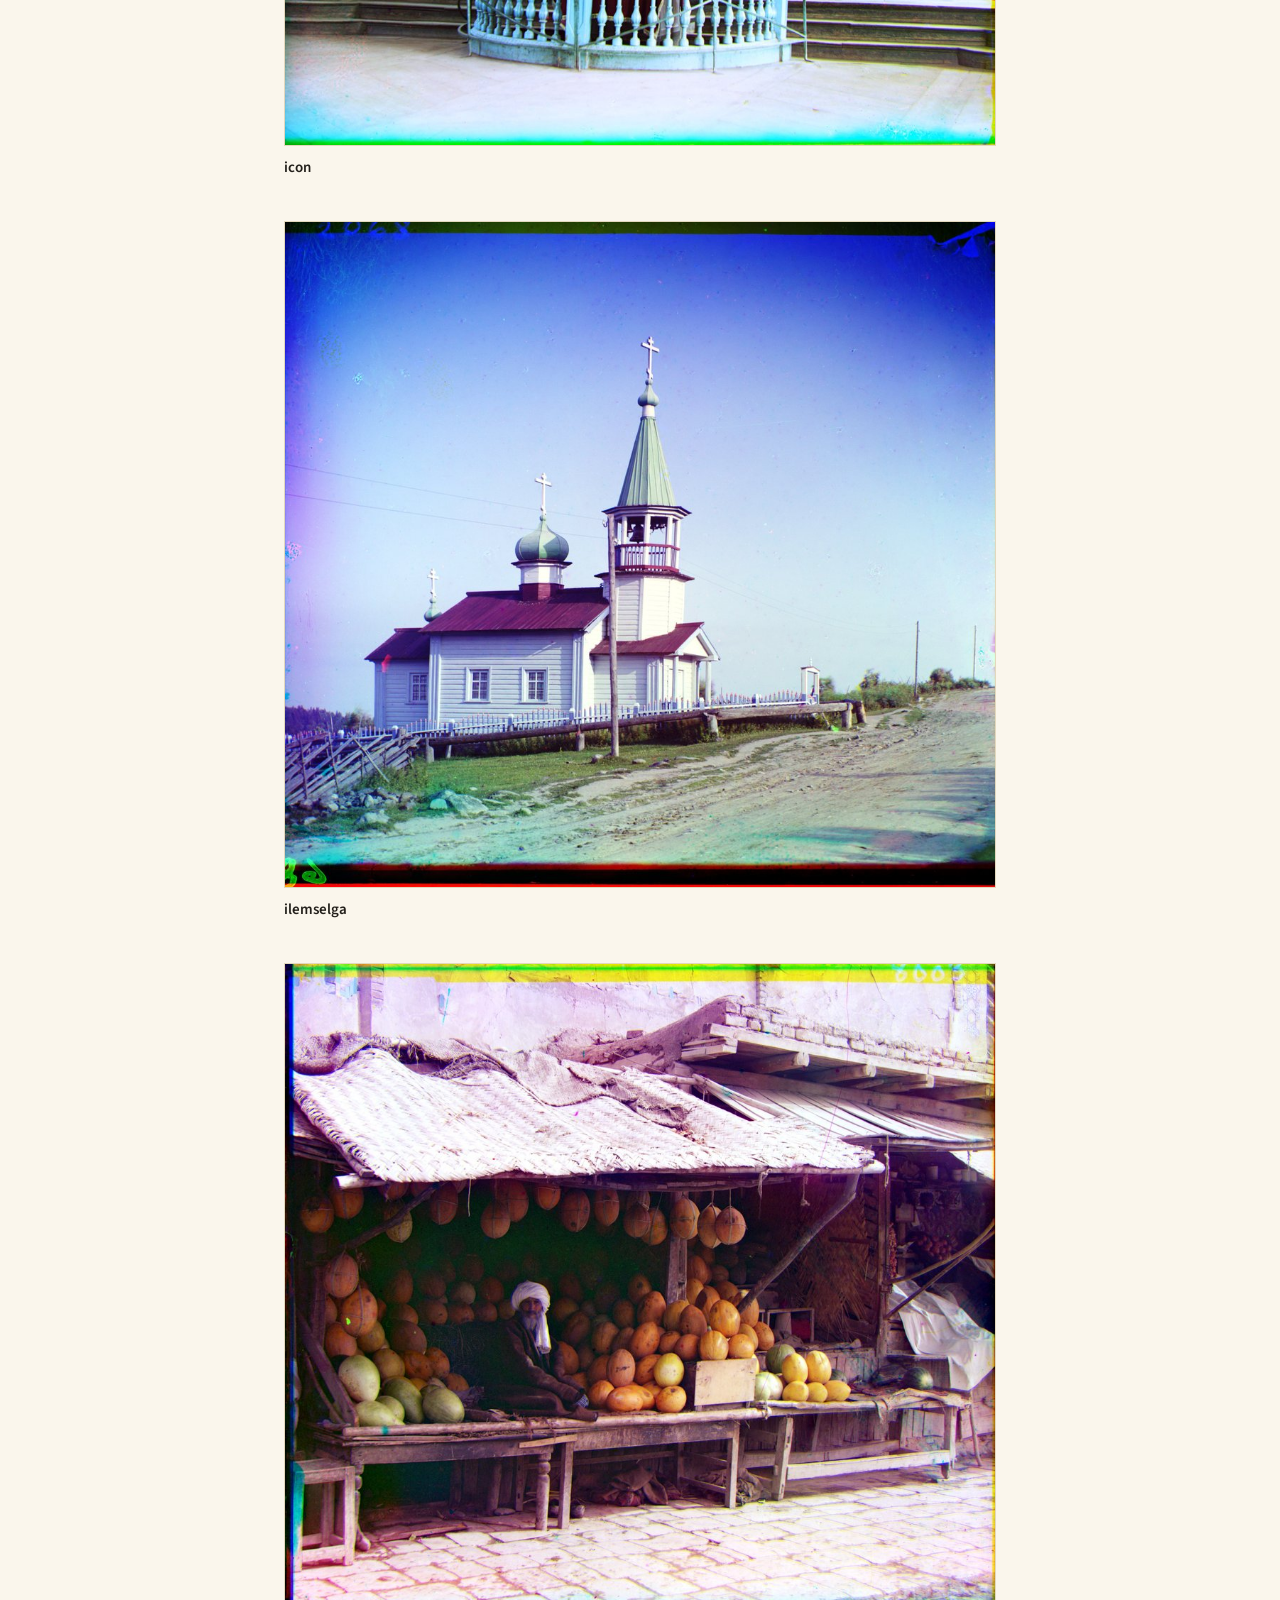
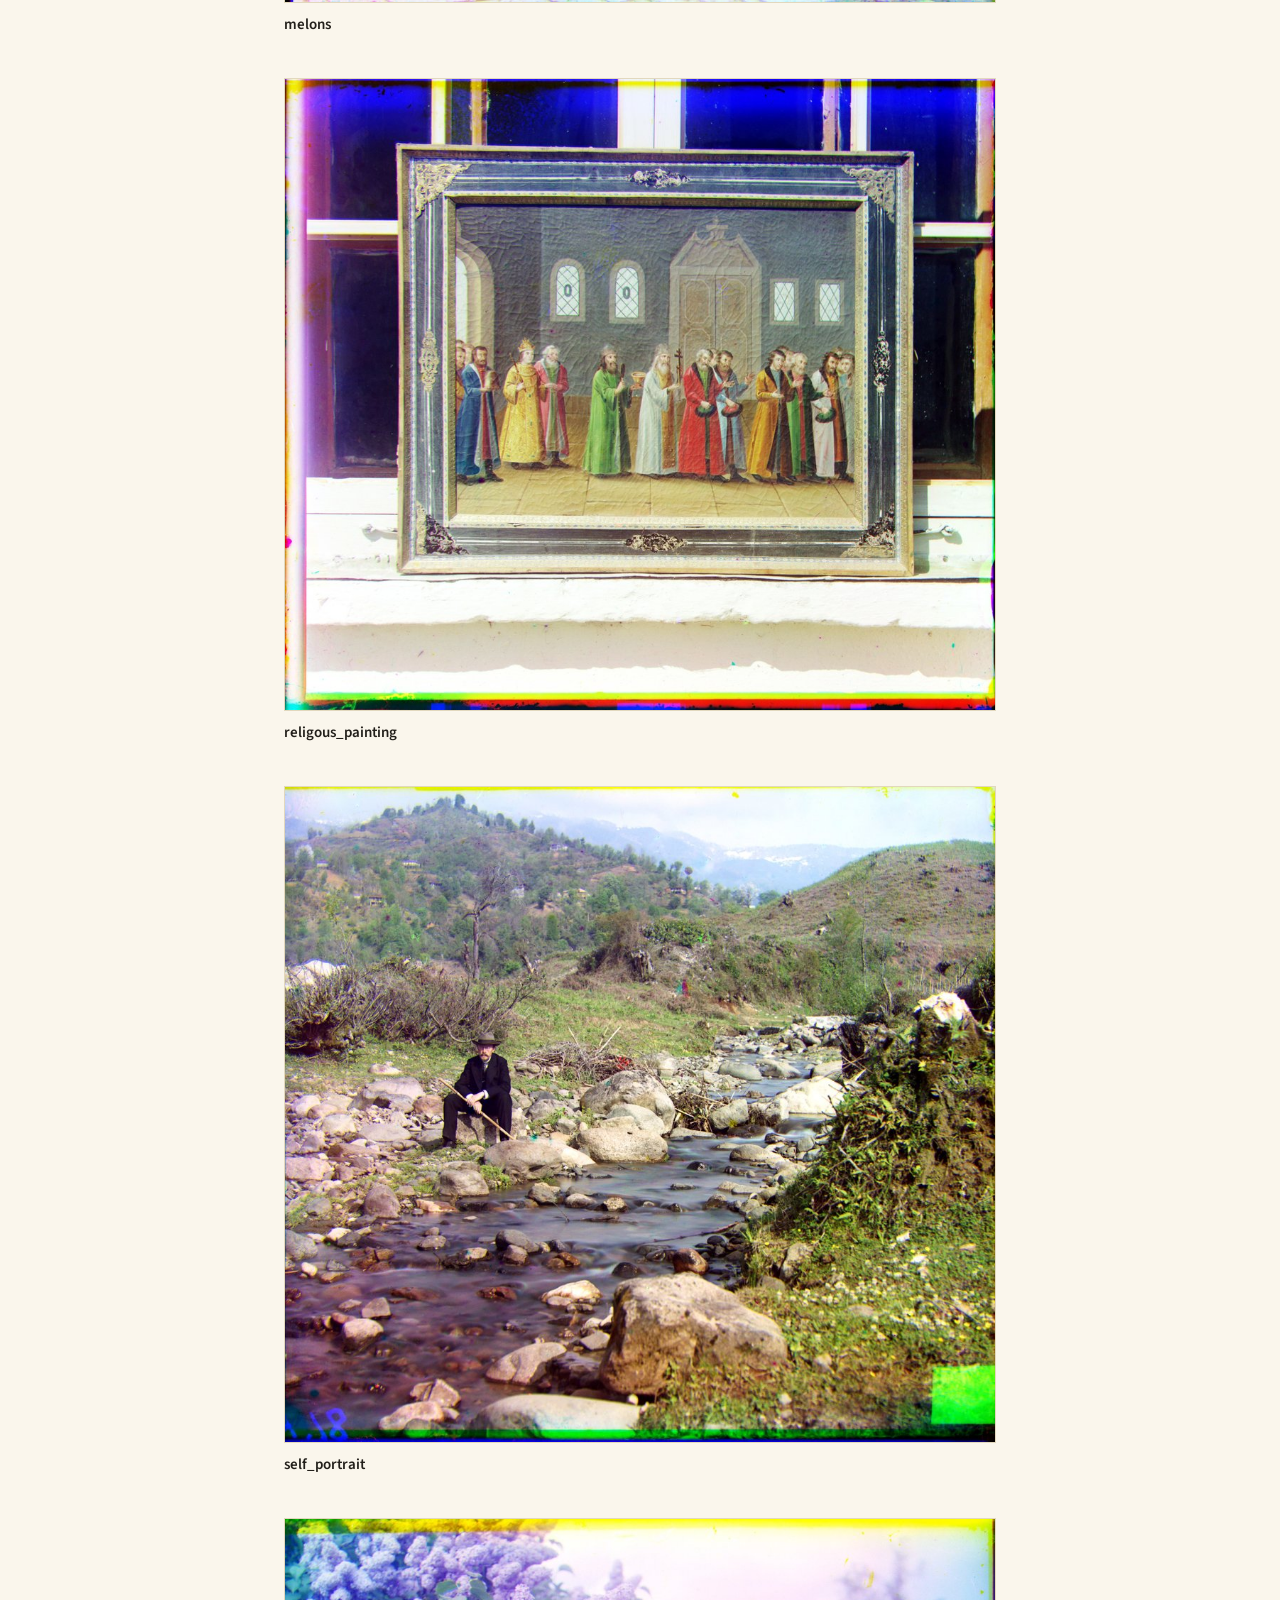
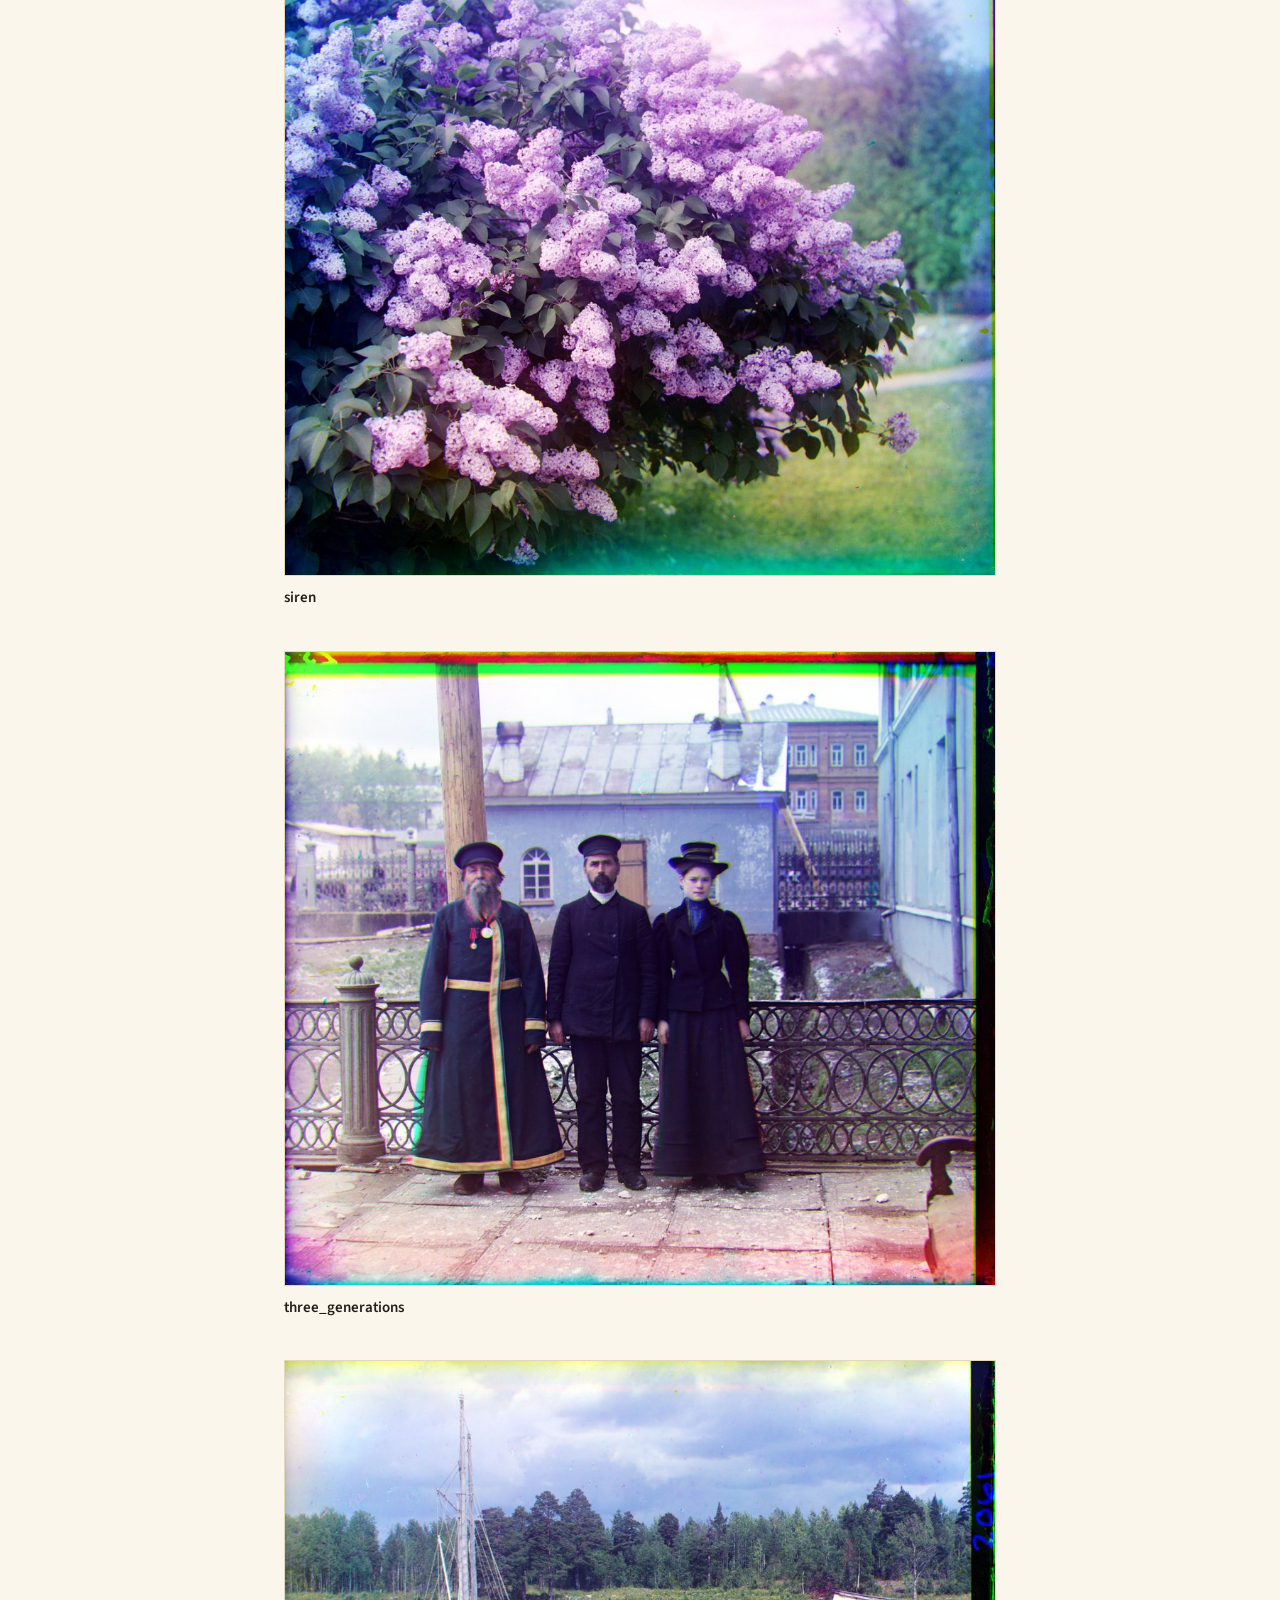
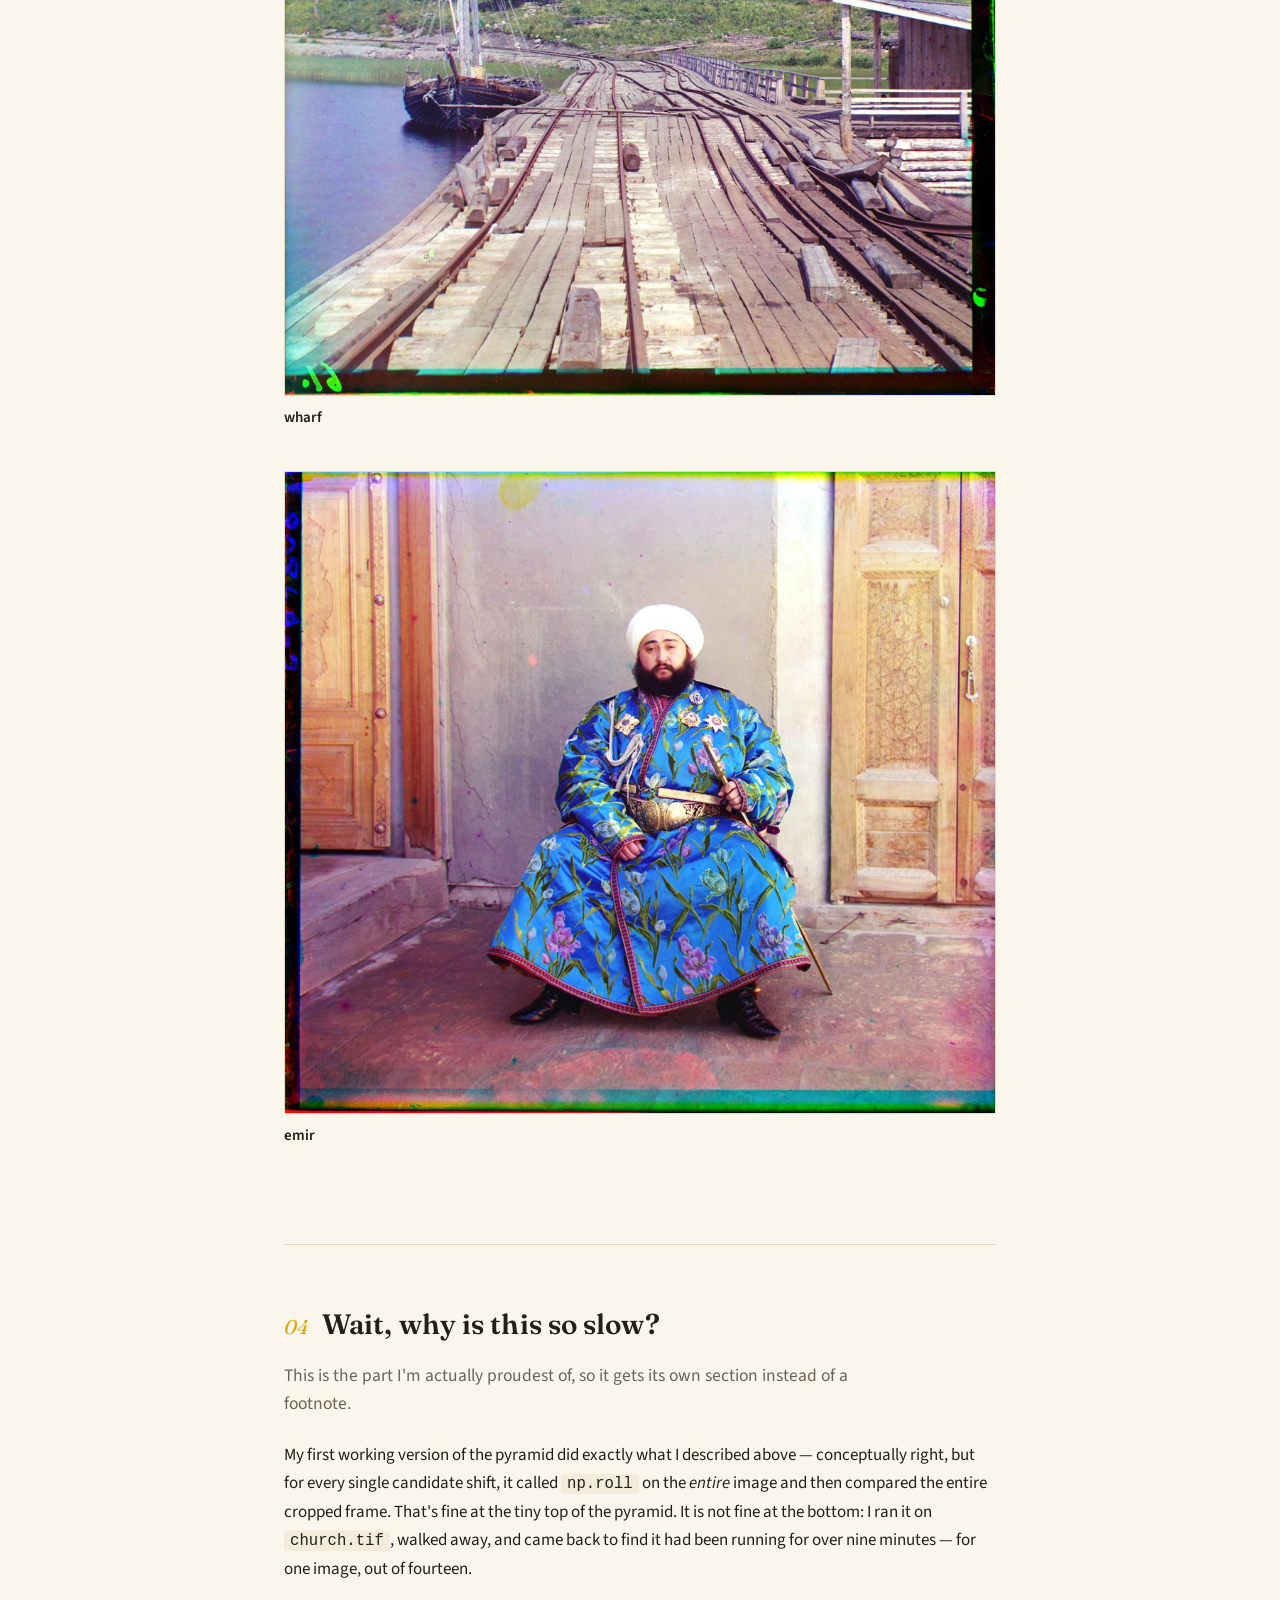
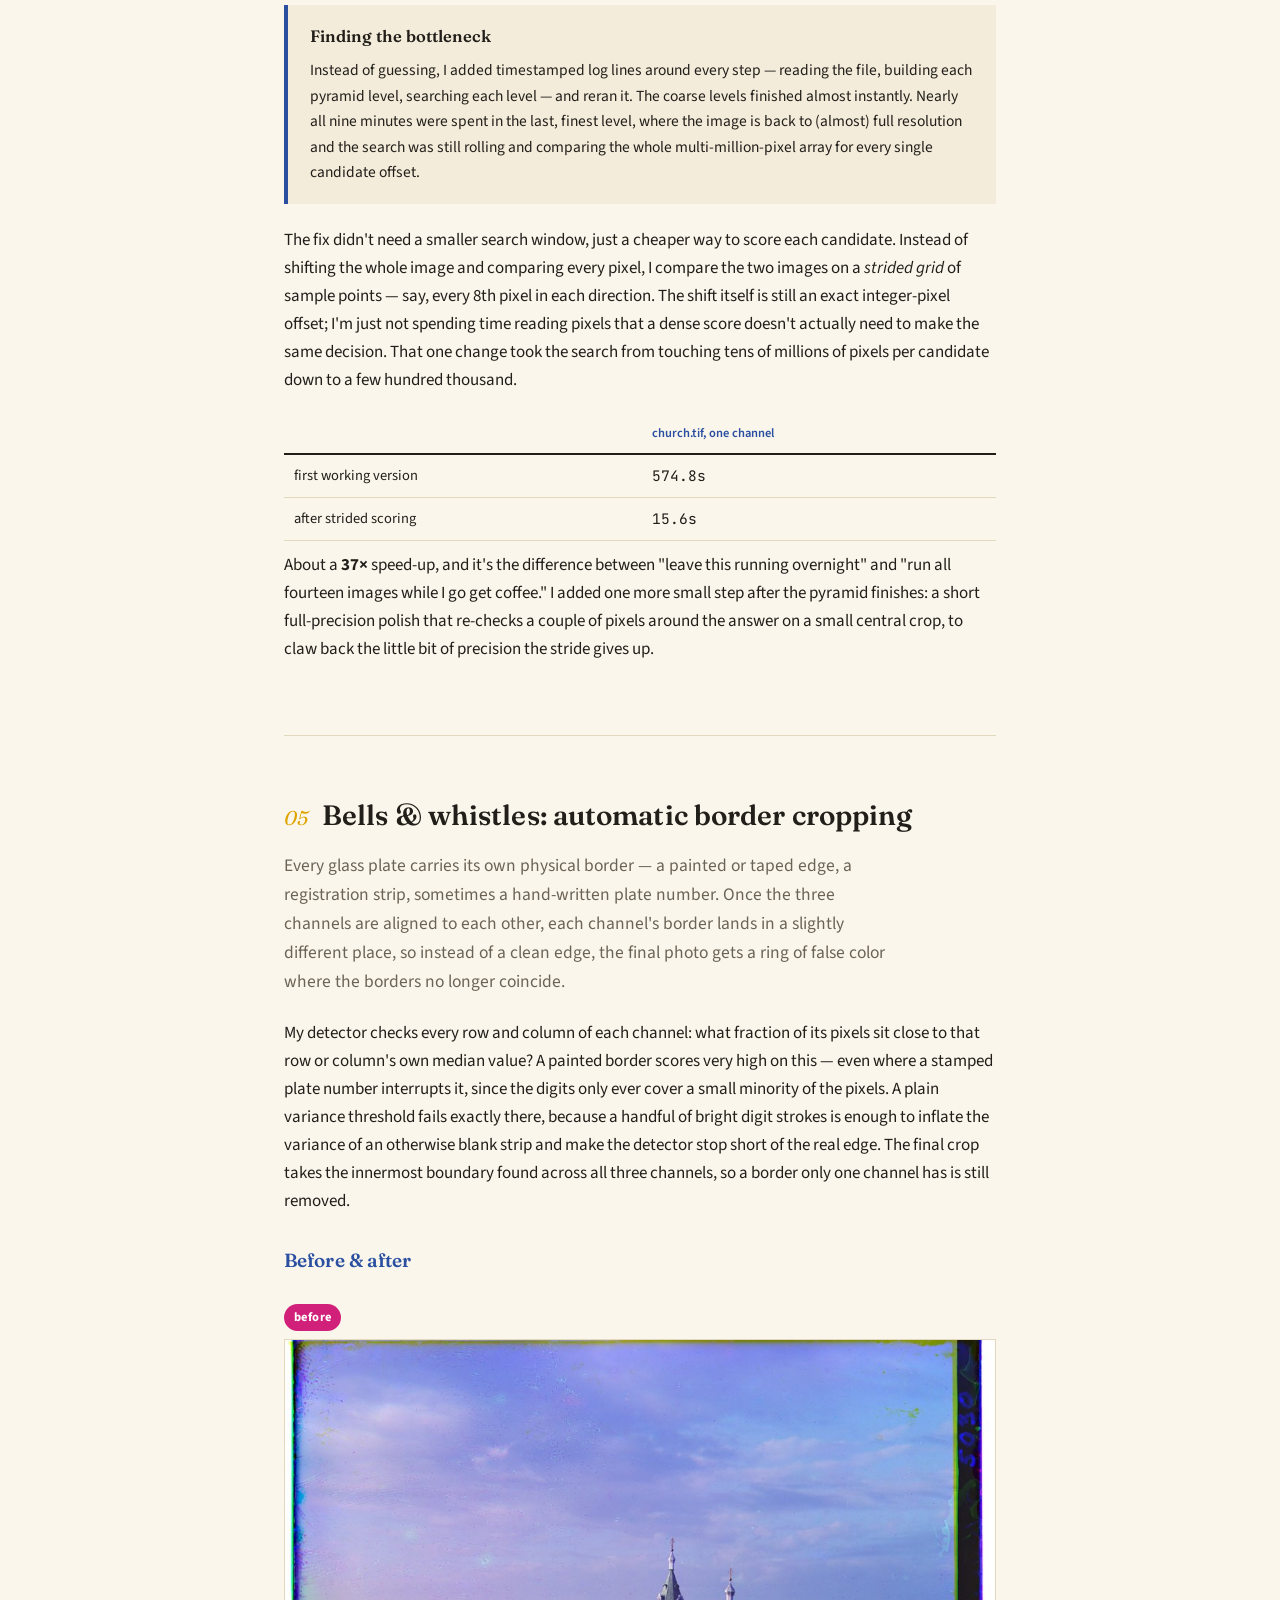
<file: 1/index.html>
<!DOCTYPE html>
<html lang="en">
<head>
<meta charset="UTF-8">
<meta name="viewport" content="width=device-width, initial-scale=1.0">
<title>Colorizing the Prokudin&#8209;Gorskii Collection — Shu Cao</title>
<link rel="preconnect" href="https://fonts.googleapis.com">
<link rel="preconnect" href="https://fonts.gstatic.com" crossorigin>
<link href="https://fonts.googleapis.com/css2?family=Fraunces:opsz,wght@9..144,400;9..144,500;9..144,600;9..144,700&family=Source+Sans+3:wght@400;500;600&family=JetBrains+Mono:wght@500&display=swap" rel="stylesheet">
<style>
  :root{
    --paper:#faf6ec;
    --paper-warm:#f3ecda;
    --ink:#221f1a;
    --ink-soft:#6b6355;
    --rose:#d1207a;
    --teal:#0e9d95;
    --gold:#e0a400;
    --blue:#2a4fa0;
    --line:#e2d8bd;
    --max:760px;
  }
  *{box-sizing:border-box;}
  html{scroll-behavior:smooth;}
  body{
    margin:0;
    background:var(--paper);
    color:var(--ink);
    font-family:'Source Sans 3', system-ui, sans-serif;
    font-size:17px;
    line-height:1.65;
  }
  h1,h2,h3{
    font-family:'Fraunces', Georgia, serif;
    color:var(--ink);
    letter-spacing:0.1px;
    margin:0;
  }
  a{color:var(--rose);}
  .wrap{max-width:var(--max); margin:0 auto; padding:0 24px;}
  .mono{font-family:'JetBrains Mono', monospace;}

  .channel-bars{display:flex; height:6px; width:100%;}
  .channel-bars span{flex:1;}
  .channel-bars .b{background:var(--blue);}
  .channel-bars .g{background:var(--teal);}
  .channel-bars .r{background:var(--rose);}

  header.hero{padding:0;}
  .hero-top{padding:56px 24px 8px; max-width:var(--max); margin:0 auto; text-align:center;}
  .kicker{font-size:14.5px; color:var(--ink-soft); margin:0 0 22px; letter-spacing:0.2px;}
  .kicker b{color:var(--rose);}
  h1.title{
    font-size:40px; line-height:1.18; font-weight:700;
    margin:0 auto 22px; max-width:16ch;
  }
  .title .accent{color:var(--rose); font-style:italic; font-weight:500;}
  .byline-name{
    display:block;
    font-family:'Fraunces', serif; font-weight:600; font-style:italic;
    font-size:22px; color:var(--ink);
    margin:0 0 28px;
  }
  .byline-name::before{content:"by "; font-style:normal; font-weight:400; color:var(--ink-soft); font-size:16px;}
  .dek{
    font-size:18px; color:var(--ink-soft); max-width:56ch; margin:0 auto; text-align:left;
  }

  .hero-visual{
    display:flex; align-items:center; justify-content:center;
    gap:20px; flex-wrap:wrap; padding:36px 24px 20px; max-width:var(--max); margin:0 auto;
  }
  .hero-visual figure{margin:0; text-align:center;}
  .hero-visual img{display:block; border:1px solid var(--line); background:#fff; box-shadow:0 10px 28px -14px rgba(30,20,10,0.35);}
  #hero-strip{height:300px; width:auto;}
  #hero-result{height:300px; width:auto;}
  .hero-arrow{font-family:'Fraunces', serif; font-size:30px; color:var(--gold);}
  .hero-visual figcaption{font-size:13px; color:var(--ink-soft); margin-top:10px; font-style:italic;}

  main{max-width:var(--max); margin:0 auto; padding:0 24px;}
  section{padding:56px 0;}
  section + section{border-top:1px solid var(--line);}

  .section-head{display:flex; align-items:baseline; gap:14px; margin-bottom:8px; flex-wrap:wrap;}
  .section-num{font-family:'Fraunces', serif; font-style:italic; color:var(--gold); font-size:20px;}
  h2{font-size:28px; font-weight:600;}
  h3{font-size:19px; font-weight:600; margin:30px 0 8px; color:var(--blue);}
  p.lead{color:var(--ink-soft); margin:14px 0 22px; max-width:68ch; font-size:17.5px;}
  p{margin:0 0 16px;}
  code{background:var(--paper-warm); padding:1px 6px; border-radius:3px; font-size:0.92em;}

  table.shift-table{width:100%; border-collapse:collapse; margin:20px 0 10px; font-size:14.5px;}
  table.shift-table th, table.shift-table td{text-align:left; padding:9px 10px; border-bottom:1px solid var(--line);}
  table.shift-table th{font-weight:600; color:var(--blue); font-size:12.5px; border-bottom:2px solid var(--ink);}
  table.shift-table td.mono{font-variant-numeric: tabular-nums;}
  table.shift-table tr:hover td{background:var(--paper-warm);}
  table.shift-table td.time{color:var(--ink-soft); font-size:13.5px;}

  /* single-column, large image stack -- replaces the old side-by-side grid */
  .plate-stack{margin-top:28px;}
  figure.plate{margin:0 0 40px;}
  figure.plate img{width:100%; height:auto; display:block; border:1px solid var(--line); background:#fff;}
  figure.plate figcaption{margin-top:10px; display:flex; justify-content:space-between; align-items:baseline; flex-wrap:wrap; gap:6px;}
  figure.plate figcaption .name{font-weight:600; color:var(--ink); font-size:15px;}
  figure.plate figcaption .shift{color:var(--ink-soft); font-size:13px; font-family:'JetBrains Mono', monospace;}
  figure.plate.own img{border-color:var(--gold); border-width:2px;}
  .own-tag{display:inline-block; font-size:11px; color:#fff; background:var(--rose); padding:1px 7px; border-radius:20px; margin-left:8px; font-weight:600; vertical-align:middle; font-family:'Source Sans 3',sans-serif;}

  /* before/after now stacked, not side by side */
  .compare-stack{margin:26px 0 40px;}
  .compare-stack img{width:100%; height:auto; display:block; border:1px solid var(--line); background:#fff;}
  .compare-label{display:inline-block; font-size:12.5px; font-weight:700; letter-spacing:0.4px; margin-bottom:8px; padding:3px 10px; border-radius:20px;}
  .compare-label.before{color:#fff; background:var(--rose);}
  .compare-label.after{color:#fff; background:var(--teal); margin-top:16px;}

  .note-box{background:var(--paper-warm); border-left:4px solid var(--rose); padding:18px 22px; margin:22px 0; font-size:15.5px;}
  .note-box.gold{border-left-color:var(--gold);}
  .note-box.teal{border-left-color:var(--teal);}
  .note-box.blue{border-left-color:var(--blue);}
  .note-box p{margin:0;}
  .note-box p + p{margin-top:10px;}
  .note-box h4{margin:0 0 8px; font-family:'Fraunces',serif; font-size:16.5px; color:var(--ink); font-weight:600;}

  .howto{border:1px dashed var(--gold); padding:18px 22px; margin:24px 0; font-size:15px; color:var(--ink-soft);}
  .howto h4{margin:0 0 8px; color:var(--ink); font-family:'Fraunces',serif; font-weight:600; font-size:16px;}
  .howto ol{margin:8px 0 0; padding-left:20px;}
  .howto li{margin-bottom:6px;}

  footer{padding:44px 24px 70px; text-align:center; font-size:14px; color:var(--ink-soft);}
  footer .sig{font-family:'Fraunces', serif; font-style:italic; color:var(--ink); font-size:16px; display:block; margin-bottom:6px;}

  @media (max-width:760px){
    h1.title{font-size:30px;}
    .byline-name{font-size:19px;}
    #hero-strip, #hero-result{height:200px;}
  }
</style>
</head>
<body>

<header class="hero">
  <div class="channel-bars"><span class="b"></span><span class="g"></span><span class="r"></span></div>
  <div class="hero-top">
    <p class="kicker">CS180/280A &middot; Project 1 &middot; <b>Computational Photography</b></p>
    <h1 class="title">Colorizing the <span class="accent">Prokudin&#8209;Gorskii</span> Collection</h1>
    <span class="byline-name">Shu Cao</span>
    <p class="dek">
      Between 1909 and 1915, Sergei Prokudin&#8209;Gorskii photographed the Russian Empire in
      color &mdash; decades before color film existed &mdash; by exposing three black&#8209;and&#8209;white
      plates through red, green, and blue filters. This project puts those three plates back
      together automatically, for seventeen of his surviving glass negatives.
    </p>
  </div>

  <div class="hero-visual">
    <figure>
      <img id="hero-strip" src="media/hero_raw_strip.jpg" alt="Raw stacked B/G/R glass plate scan">
      <figcaption>one scan, three exposures</figcaption>
    </figure>
    <span class="hero-arrow">&#8594;</span>
    <figure>
      <img id="hero-result" src="media/church_bells.jpg" alt="Aligned and colorized result">
      <figcaption>aligned &amp; colorized</figcaption>
    </figure>
  </div>
  <div class="channel-bars"><span class="r"></span><span class="g"></span><span class="b"></span></div>
</header>

<main>

  <section id="overview">
    <div class="section-head"><span class="section-num">01</span><h2>The problem</h2></div>
    <p class="lead">
      Each digitized negative is one tall grayscale image: the blue&#8209;filtered exposure sits
      on top, green in the middle, red on the bottom. To get a color photo back, I split the
      scan into its three channels and search for the shift that brings green and red back
      into register with blue. Nail the alignment, and stacking the channels as R/G/B gives
      back the original scene in color. Miss it, and every edge in the photo splits into a
      little rainbow, like this:
    </p>

    <figure style="margin:28px 0 8px;">
      <img src="media/church_flicker.gif" alt="Flickering comparison of the church photo before and after alignment" style="width:100%; height:auto; border:1px solid var(--line); display:block;">
    </figure>

    <div class="howto">
      <h4>How I made that flicker gif</h4>
      <p>Two frames, saved as one animated <code>.gif</code>:</p>
      <ol>
        <li>Build the naive composite: <code>np.dstack([r, g, b])</code> with zero shift.</li>
        <li>Build the aligned composite the normal way, once I know the shifts.</li>
        <li>Crop both to the exact same region so the comparison is fair.</li>
        <li>In Python/Pillow: <code>frame1.save("out.gif", save_all=True, append_images=[frame2], duration=[900,900], loop=0)</code>.</li>
      </ol>
      <p>Drop the resulting <code>.gif</code> into <code>media/</code> and reference it with a normal
        <code>&lt;img&gt;</code> tag &mdash; browsers animate GIFs automatically, no JavaScript needed.</p>
    </div>
  </section>

  <section id="single-scale">
    <div class="section-head"><span class="section-num">02</span><h2>Starting small: single&#8209;scale alignment</h2></div>
    <p class="lead">
      The three low&#8209;resolution JPEG scans are only a few hundred pixels tall per channel, so
      before building anything clever I just tried every offset in a &plusmn;15 pixel window and
      kept whichever one scored best. Simple, and it turned out to be enough for these three.
    </p>
    <p>
      The question I actually spent time on was <em>what counts as a good score</em>. The obvious
      first idea is <b>L2 distance</b>: subtract the two patches, square, sum &mdash; smaller means
      more similar. It works, but it quietly assumes the two patches should have similar
      brightness, which isn't really true here: the red, green, and blue exposures of the same
      glass plate can have pretty different overall brightness and contrast. So I switched to
      <b>normalized cross&#8209;correlation (NCC)</b>: subtract each patch's own mean, divide by its
      own norm, then compare &mdash; that cancels out brightness and contrast differences and
      compares <em>pattern</em> instead of raw intensity. Larger is better. I used NCC everywhere
      in the end, and it's noticeably more forgiving on the trickier plates later on.
    </p>
    <div class="plate-stack">
      <figure class="plate">
        <img src="media/cathedral_bells.jpg" alt="Cathedral, aligned">
        <figcaption><span class="name">cathedral.jpg</span><span class="shift">G (5, 2) &middot; R (12, 3)</span></figcaption>
      </figure>
      <figure class="plate">
        <img src="media/monastery_bells.jpg" alt="Monastery, aligned">
        <figcaption><span class="name">monastery.jpg</span><span class="shift">G (&minus;3, 2) &middot; R (3, 2)</span></figcaption>
      </figure>
      <figure class="plate">
        <img src="media/tobolsk_bells.jpg" alt="Tobolsk, aligned">
        <figcaption><span class="name">tobolsk.jpg</span><span class="shift">G (3, 3) &middot; R (6, 3)</span></figcaption>
      </figure>
    </div>
  </section>

  <section id="pyramid">
    <div class="section-head"><span class="section-num">03</span><h2>Going big: an image pyramid</h2></div>
    <p class="lead">
      The full glass&#8209;plate scans are a different story &mdash; about 3200&times;3600px per channel.
      The true offset can be over 100 pixels away, and a &plusmn;15px brute&#8209;force search doesn't
      even cover the range, let alone do it quickly on a 12&#8209;megapixel channel.
    </p>
    <p>
      The fix is a coarse&#8209;to&#8209;fine search. Shrink each channel by half, then half again, a
      few times over, until the smallest copy is tiny. Find the best offset on that tiny copy
      first &mdash; cheap, since there's almost nothing to search. Then step back down one level at
      a time: double the offset found so far (since the image just doubled in size too), and
      only search a small window around that guess to refine it. By the time I'm back at full
      resolution, I'm only ever checking a handful of candidate shifts, not tens of thousands.
    </p>
    <p>
      The other change that mattered was scoring on <b>gradients</b> instead of raw pixel
      brightness. Sky and open water are nearly flat in brightness but look quite different
      across the red/green/blue exposures &mdash; enough that a brightness score can get completely
      distracted by a huge boring region and ignore the one part of the photo that actually has
      something to align to. Comparing gradient magnitude instead means flat regions barely
      vote at all, and the alignment ends up following whatever has real structure &mdash; which is
      usually the subject, not the sky behind it.
    </p>

    <table class="shift-table">
      <thead><tr><th>Image</th><th>G shift (row, col)</th><th>R shift (row, col)</th><th>time</th></tr></thead>
      <tbody>
        <tr><td>church.tif</td><td class="mono">(25, 4)</td><td class="mono">(58, &minus;4)</td><td class="time">15.6s</td></tr>
        <tr><td>harvesters.tif</td><td class="mono">(60, 18)</td><td class="mono">(123, 14)</td><td class="time">16.8s</td></tr>
        <tr><td>icon.tif</td><td class="mono">(41, 17)</td><td class="mono">(90, 23)</td><td class="time">16.4s</td></tr>
        <tr><td>ilemselga.tif</td><td class="mono">(40, 7)</td><td class="mono">(131, 11)</td><td class="time">16.8s</td></tr>
        <tr><td>melons.tif</td><td class="mono">(81, 10)</td><td class="mono">(177, 14)</td><td class="time">16.3s</td></tr>
        <tr><td>religous_painting.tif</td><td class="mono">(29, 5)</td><td class="mono">(69, 7)</td><td class="time">16.4s</td></tr>
        <tr><td>self_portrait.tif</td><td class="mono">(78, 29)</td><td class="mono">(175, 37)</td><td class="time">16.4s</td></tr>
        <tr><td>siren.tif</td><td class="mono">(49, &minus;5)</td><td class="mono">(96, &minus;24)</td><td class="time">16.5s</td></tr>
        <tr><td>three_generations.tif</td><td class="mono">(53, 13)</td><td class="mono">(111, 10)</td><td class="time">16.4s</td></tr>
        <tr><td>wharf.tif</td><td class="mono">(15, &minus;6)</td><td class="mono">(82, &minus;16)</td><td class="time">16.2s</td></tr>
        <tr><td>emir.tif</td><td class="mono">(49, 24)</td><td class="mono">(107, 40)</td><td class="time">15.5s</td></tr>
        <tr><td>masterwoman.tif</td><td class="mono">(47, 40)</td><td class="mono">(113, 56)</td><td class="time">13.8s</td></tr>
        <tr><td>flower.tif</td><td class="mono">(9, 8)</td><td class="mono">(61, 14)</td><td class="time">13.7s</td></tr>
        <tr><td>building.tif</td><td class="mono">(41, &minus;11)</td><td class="mono">(97, &minus;26)</td><td class="time">13.5s</td></tr>
      </tbody>
    </table>

    <div class="plate-stack">
      <figure class="plate"><img src="media/church_bells.jpg" alt="church"><figcaption><span class="name">church</span></figcaption></figure>
      <figure class="plate"><img src="media/harvesters_bells.jpg" alt="harvesters"><figcaption><span class="name">harvesters</span></figcaption></figure>
      <figure class="plate"><img src="media/icon_bells.jpg" alt="icon"><figcaption><span class="name">icon</span></figcaption></figure>
      <figure class="plate"><img src="media/ilemselga_bells.jpg" alt="ilemselga"><figcaption><span class="name">ilemselga</span></figcaption></figure>
      <figure class="plate"><img src="media/melons_bells.jpg" alt="melons"><figcaption><span class="name">melons</span></figcaption></figure>
      <figure class="plate"><img src="media/religous_painting_bells.jpg" alt="religious painting"><figcaption><span class="name">religous_painting</span></figcaption></figure>
      <figure class="plate"><img src="media/self_portrait_bells.jpg" alt="self portrait"><figcaption><span class="name">self_portrait</span></figcaption></figure>
      <figure class="plate"><img src="media/siren_bells.jpg" alt="siren"><figcaption><span class="name">siren</span></figcaption></figure>
      <figure class="plate"><img src="media/three_generations_bells.jpg" alt="three generations"><figcaption><span class="name">three_generations</span></figcaption></figure>
      <figure class="plate"><img src="media/wharf_bells.jpg" alt="wharf"><figcaption><span class="name">wharf</span></figcaption></figure>
      <figure class="plate"><img src="media/emir_bells.jpg" alt="emir of bukhara"><figcaption><span class="name">emir</span></figcaption></figure>
    </div>
  </section>

  <section id="performance">
    <div class="section-head"><span class="section-num">04</span><h2>Wait, why is this so slow?</h2></div>
    <p class="lead">
      This is the part I'm actually proudest of, so it gets its own section instead of a
      footnote.
    </p>
    <p>
      My first working version of the pyramid did exactly what I described above &mdash; conceptually
      right, but for every single candidate shift, it called <code>np.roll</code> on the <em>entire</em>
      image and then compared the entire cropped frame. That's fine at the tiny top of the
      pyramid. It is not fine at the bottom: I ran it on <code>church.tif</code>, walked away, and
      came back to find it had been running for over nine minutes &mdash; for one image, out of
      fourteen.
    </p>
    <div class="note-box blue">
      <h4>Finding the bottleneck</h4>
      <p>
        Instead of guessing, I added timestamped log lines around every step &mdash; reading the
        file, building each pyramid level, searching each level &mdash; and reran it. The coarse
        levels finished almost instantly. Nearly all nine minutes were spent in the last,
        finest level, where the image is back to (almost) full resolution and the search was
        still rolling and comparing the whole multi&#8209;million&#8209;pixel array for every single
        candidate offset.
      </p>
    </div>
    <p>
      The fix didn't need a smaller search window, just a cheaper way to score each candidate.
      Instead of shifting the whole image and comparing every pixel, I compare the two images
      on a <em>strided grid</em> of sample points &mdash; say, every 8th pixel in each direction. The
      shift itself is still an exact integer&#8209;pixel offset; I'm just not spending time reading
      pixels that a dense score doesn't actually need to make the same decision. That one
      change took the search from touching tens of millions of pixels per candidate down to a
      few hundred thousand.
    </p>
    <table class="shift-table">
      <thead><tr><th></th><th>church.tif, one channel</th></tr></thead>
      <tbody>
        <tr><td>first working version</td><td class="mono">574.8s</td></tr>
        <tr><td>after strided scoring</td><td class="mono">15.6s</td></tr>
      </tbody>
    </table>
    <p>
      About a <b>37&times;</b> speed&#8209;up, and it's the difference between "leave this running
      overnight" and "run all fourteen images while I go get coffee." I added one more small
      step after the pyramid finishes: a short full&#8209;precision polish that re&#8209;checks a couple
      of pixels around the answer on a small central crop, to claw back the little bit of
      precision the stride gives up.
    </p>
  </section>

  <section id="bells-whistles">
    <div class="section-head"><span class="section-num">05</span><h2>Bells &amp; whistles: automatic border cropping</h2></div>
    <p class="lead">
      Every glass plate carries its own physical border &mdash; a painted or taped edge, a
      registration strip, sometimes a hand&#8209;written plate number. Once the three channels are
      aligned to each other, each channel's border lands in a slightly different place, so
      instead of a clean edge, the final photo gets a ring of false color where the borders no
      longer coincide.
    </p>
    <p>
      My detector checks every row and column of each channel: what fraction of its pixels sit
      close to that row or column's own median value? A painted border scores very high on
      this &mdash; even where a stamped plate number interrupts it, since the digits only ever cover
      a small minority of the pixels. A plain variance threshold fails exactly there, because a
      handful of bright digit strokes is enough to inflate the variance of an otherwise blank
      strip and make the detector stop short of the real edge. The final crop takes the
      innermost boundary found across all three channels, so a border only one channel has is
      still removed.
    </p>

    <h3>Before &amp; after</h3>
    <div class="compare-stack">
      <span class="compare-label before">before</span>
      <img src="media/church_raw.jpg" alt="church before cropping">
      <span class="compare-label after">after</span>
      <img src="media/church_bells.jpg" alt="church after cropping">
    </div>
    <div class="compare-stack">
      <span class="compare-label before">before</span>
      <img src="media/three_generations_raw.jpg" alt="three generations before cropping">
      <span class="compare-label after">after</span>
      <img src="media/three_generations_bells.jpg" alt="three generations after cropping">
    </div>
    <p>Also applied in the same pass: automatic white balance (gray&#8209;world assumption) and
      per&#8209;channel contrast stretching, both visible in the "after" frames above.</p>
  </section>

  <section id="difficult-cases">
    <div class="section-head"><span class="section-num">06</span><h2>What the harder images taught me</h2></div>

    <div class="note-box gold">
      <h4>emir.tif</h4>
      <p>
        This is the famous hard case for this collection: the sitter's silk robe reflects red,
        green, and blue light very differently, so it doesn't have a consistent brightness
        pattern across the three exposures at all. Scoring on gradients rather than raw
        intensity handled it cleanly with no manual intervention &mdash; the result above shows no
        visible ghosting on the robe, beard, or medals.
      </p>
    </div>

    <div class="note-box teal">
      <h4>harvesters.tif</h4>
      <p>
        The foreground row of tea&#8209;pickers and the background field sit at very different
        distances from the camera, so the small camera movement between the three exposures
        displaces them by different amounts &mdash; a single global translation can't satisfy both
        at once. An earlier version let the densely&#8209;textured field dominate the gradient score
        and under&#8209;aligned the people, who are the actual subject. Re&#8209;scoring on gradients and
        de&#8209;emphasizing the outer border fixed it: the version above aligns the people cleanly,
        with only the faintest residual softness in the distant field.
      </p>
    </div>

    <div class="note-box">
      <h4>masterwoman.tif</h4>
      <p>
        This one is worth a closer look. The yurt wall and the patterned carpet she's standing
        on are sharp &mdash; genuinely well aligned, no ghosting anywhere in the background. The
        color fringing is concentrated entirely on the woman herself, especially her beaded
        headdress and the folds of her coat.
      </p>
      <p>
        Because the background lines up perfectly, the camera clearly didn't move between
        exposures &mdash; so the shift has to be coming from the subject. My best guess is that she
        turned or shifted her weight slightly during the three exposures: a rotation displaces
        different parts of a body by different amounts and in different directions at once
        (a shoulder moves one way, a hem another), which a single rigid (row, column)
        translation has no way to represent. It's a nice, concrete example of the assumption
        this whole method rests on &mdash; a static scene &mdash; breaking in a very localized way.
      </p>
    </div>
  </section>

  <section id="own-examples">
    <div class="section-head"><span class="section-num">07</span><h2>Three more, of my own choosing</h2></div>
    <p class="lead">
      Picked from the <a href="https://www.loc.gov/collections/prokudin-gorskii/?st=grid" target="_blank" rel="noopener">Library of Congress collection</a>,
      downloaded as raw glass&#8209;negative scans and run through the same pipeline above.
    </p>
    <div class="plate-stack">
      <figure class="plate own">
        <img src="media/building_bells.jpg" alt="building, aligned">
        <figcaption><span class="name">building<span class="own-tag">mine</span></span><span class="shift">G (41, &minus;11) &middot; R (97, &minus;26)</span></figcaption>
      </figure>
      <figure class="plate own">
        <img src="media/flower_bells.jpg" alt="flower, aligned">
        <figcaption><span class="name">flower<span class="own-tag">mine</span></span><span class="shift">G (9, 8) &middot; R (61, 14)</span></figcaption>
      </figure>
      <figure class="plate own">
        <img src="media/masterwoman_bells.jpg" alt="masterwoman, aligned">
        <figcaption><span class="name">masterwoman<span class="own-tag">mine</span></span><span class="shift">G (47, 40) &middot; R (113, 56)</span></figcaption>
      </figure>
    </div>
  </section>

</main>

<footer>
  <div class="channel-bars"><span class="b"></span><span class="g"></span><span class="r"></span></div>
  <p style="margin-top:32px;">
    <span class="sig">Shu Cao</span>
    CS180/280A &middot; Project 1 &middot; Colorizing the Prokudin&#8209;Gorskii Collection
  </p>
</footer>

</body>
</html>
</file>
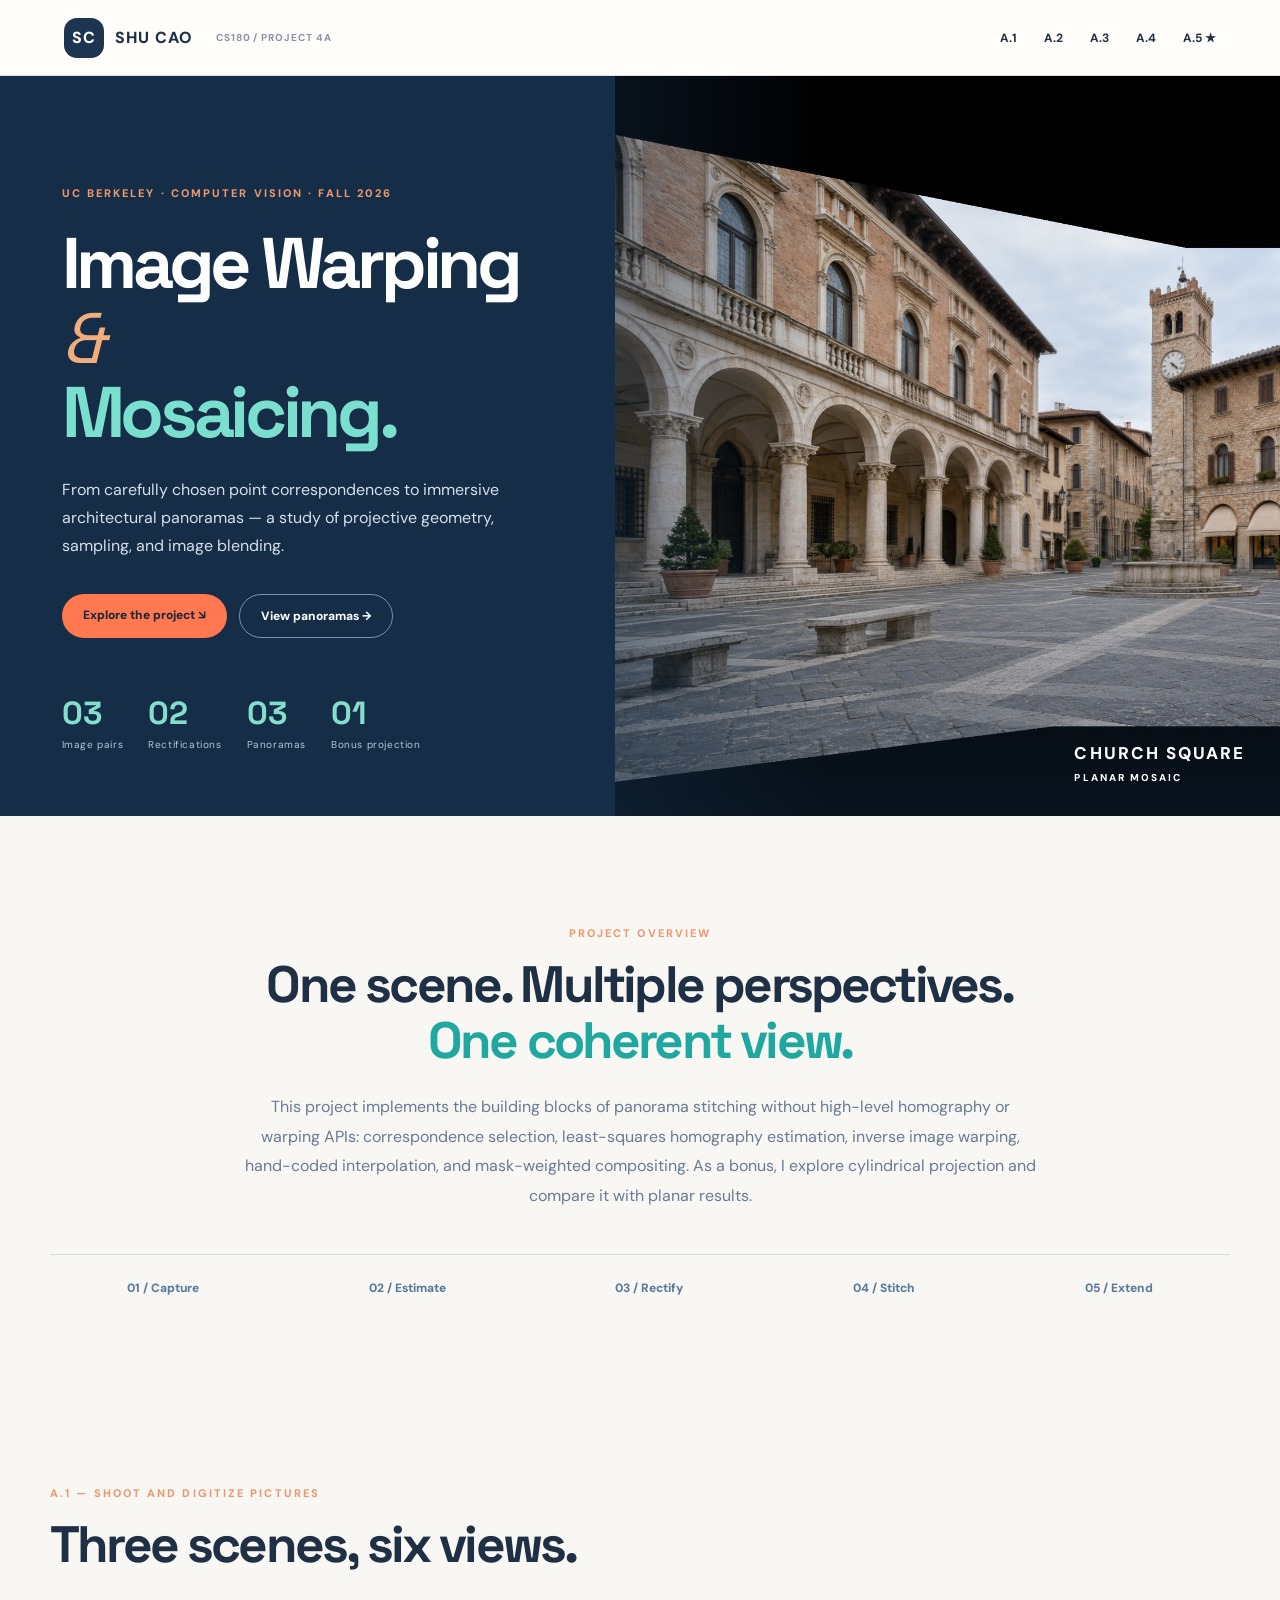
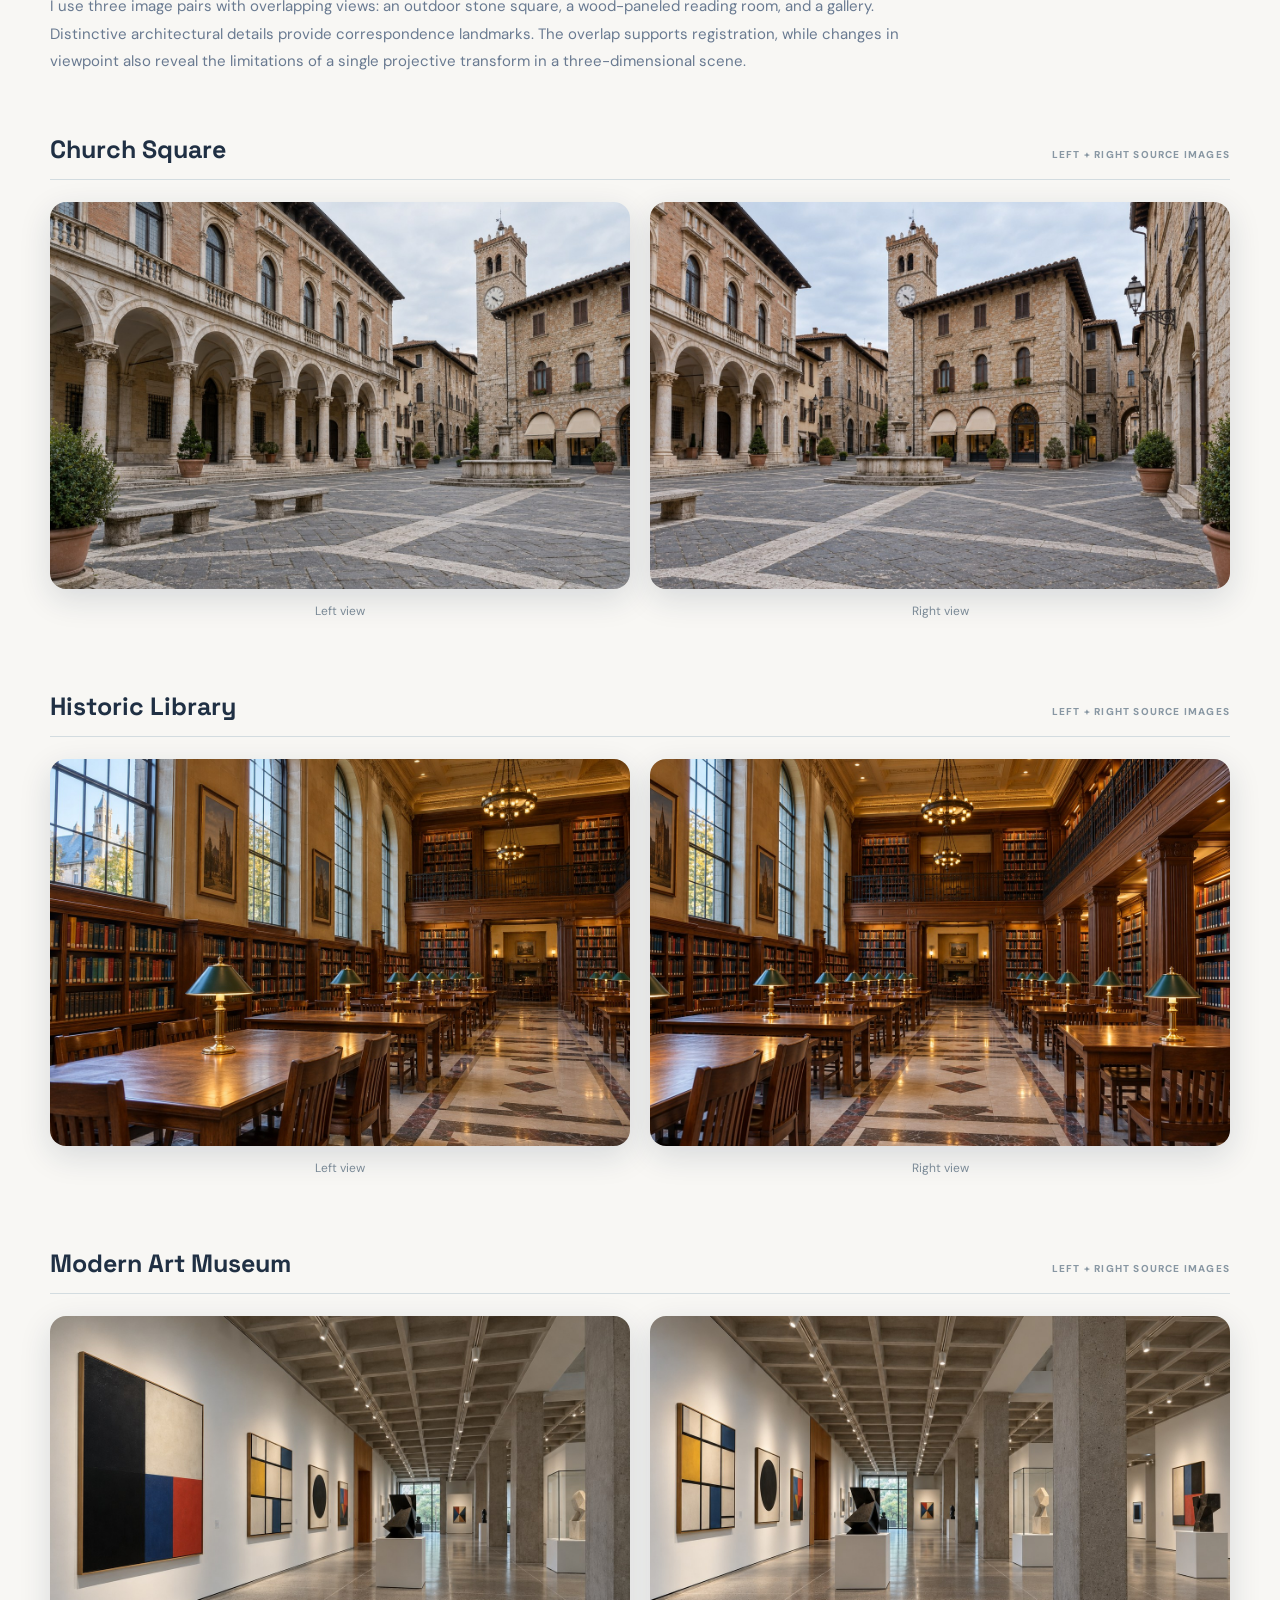
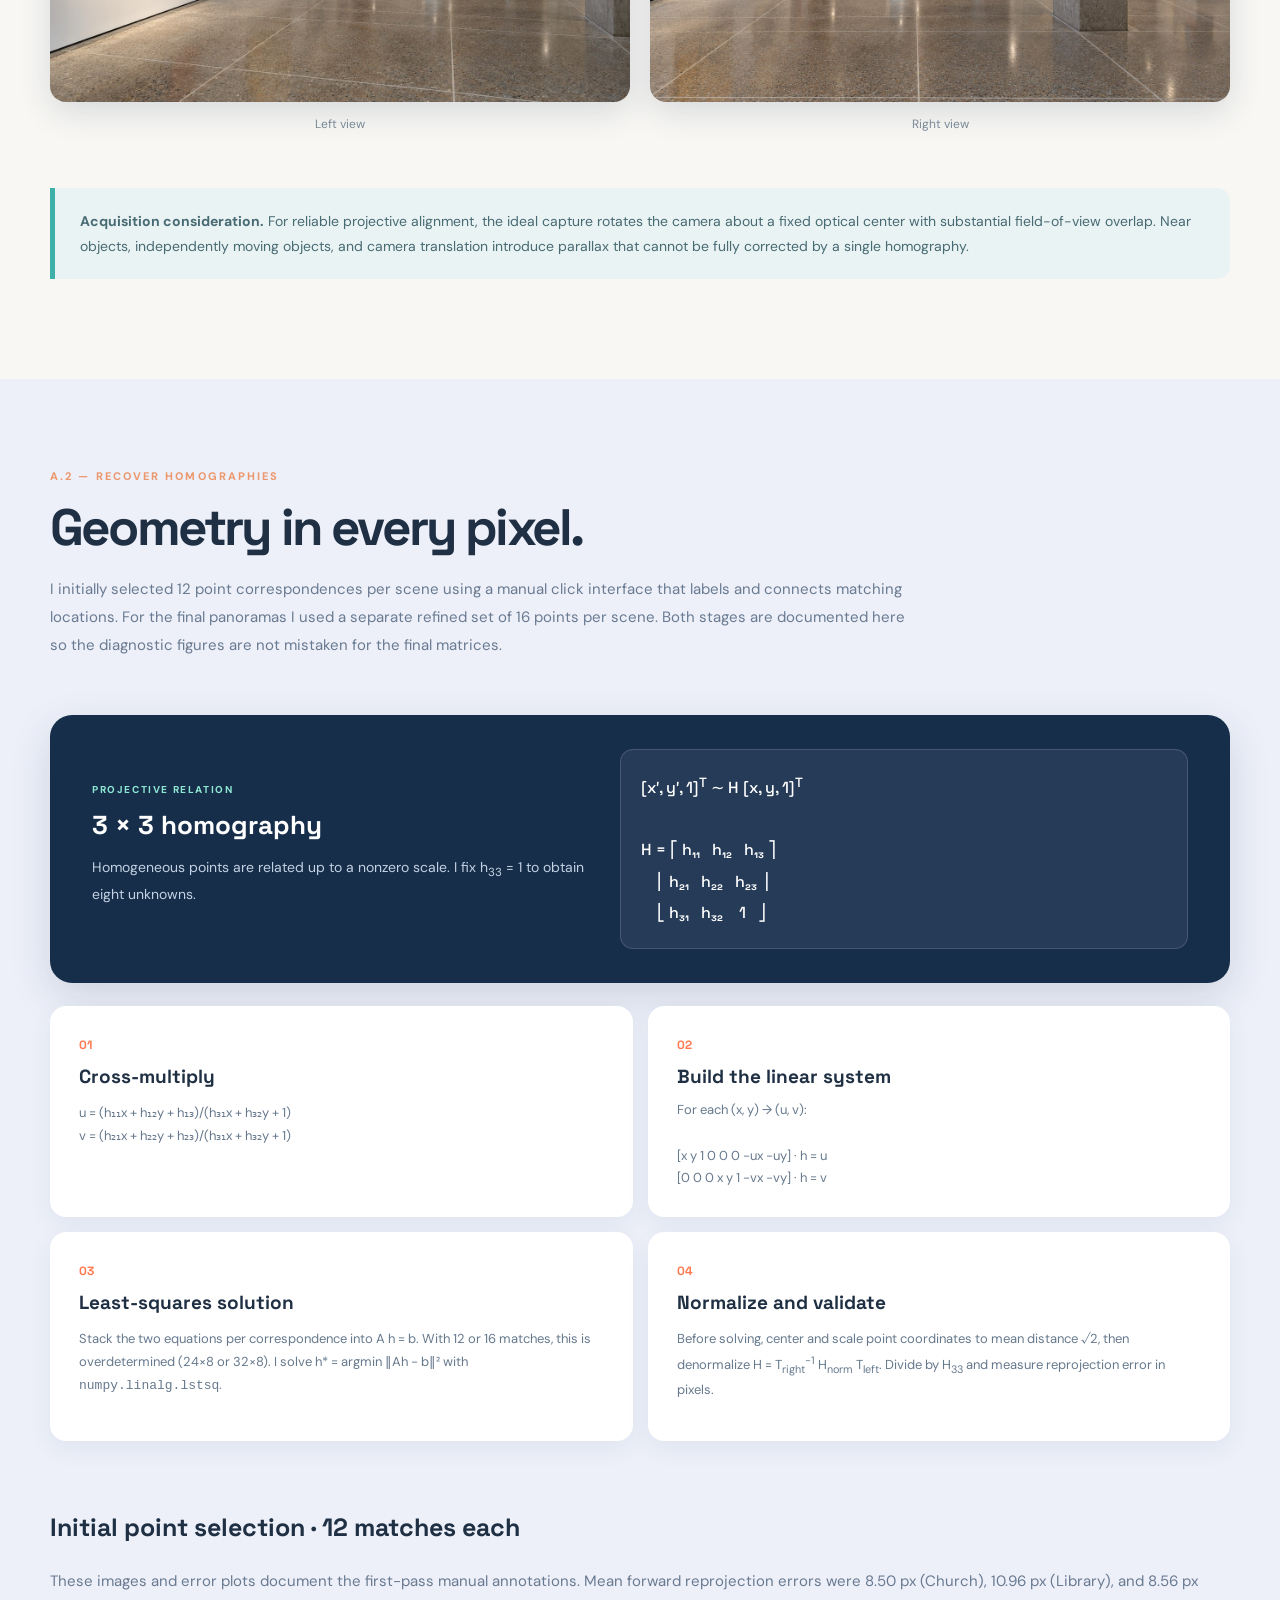
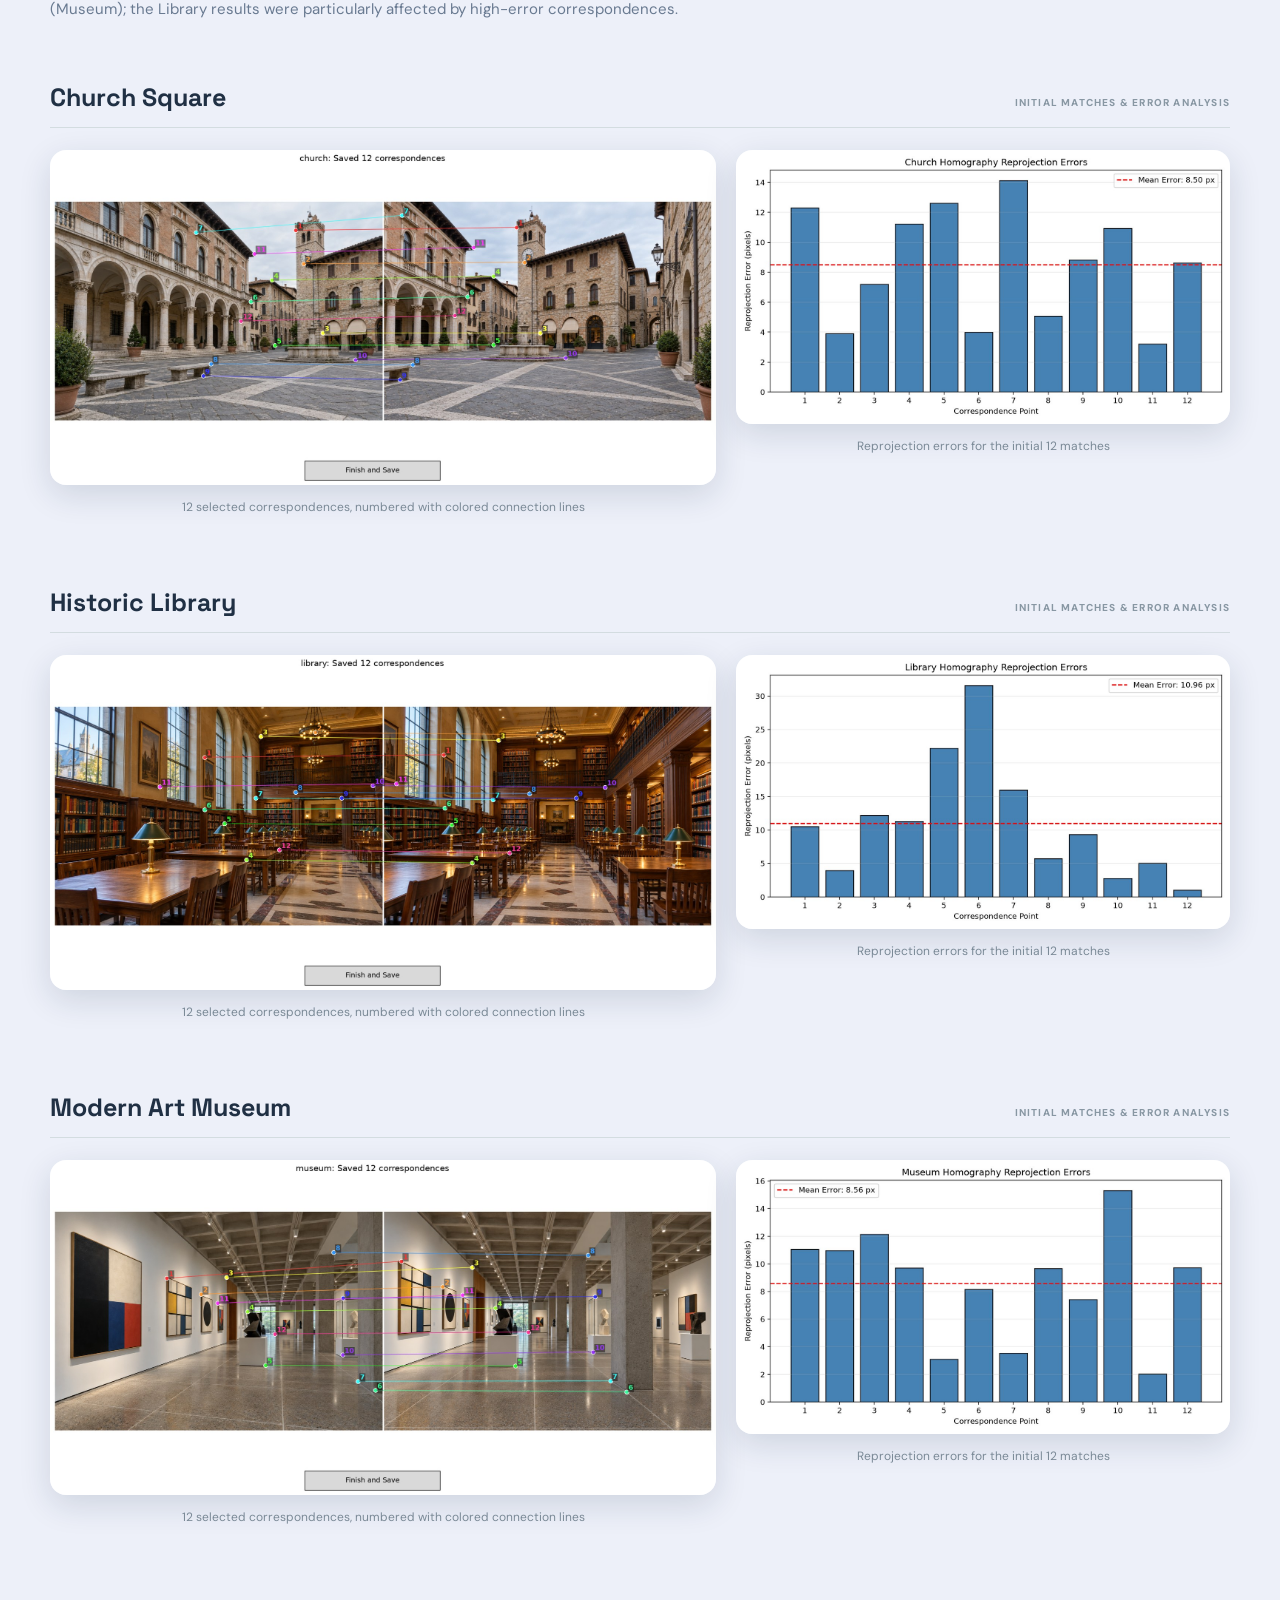
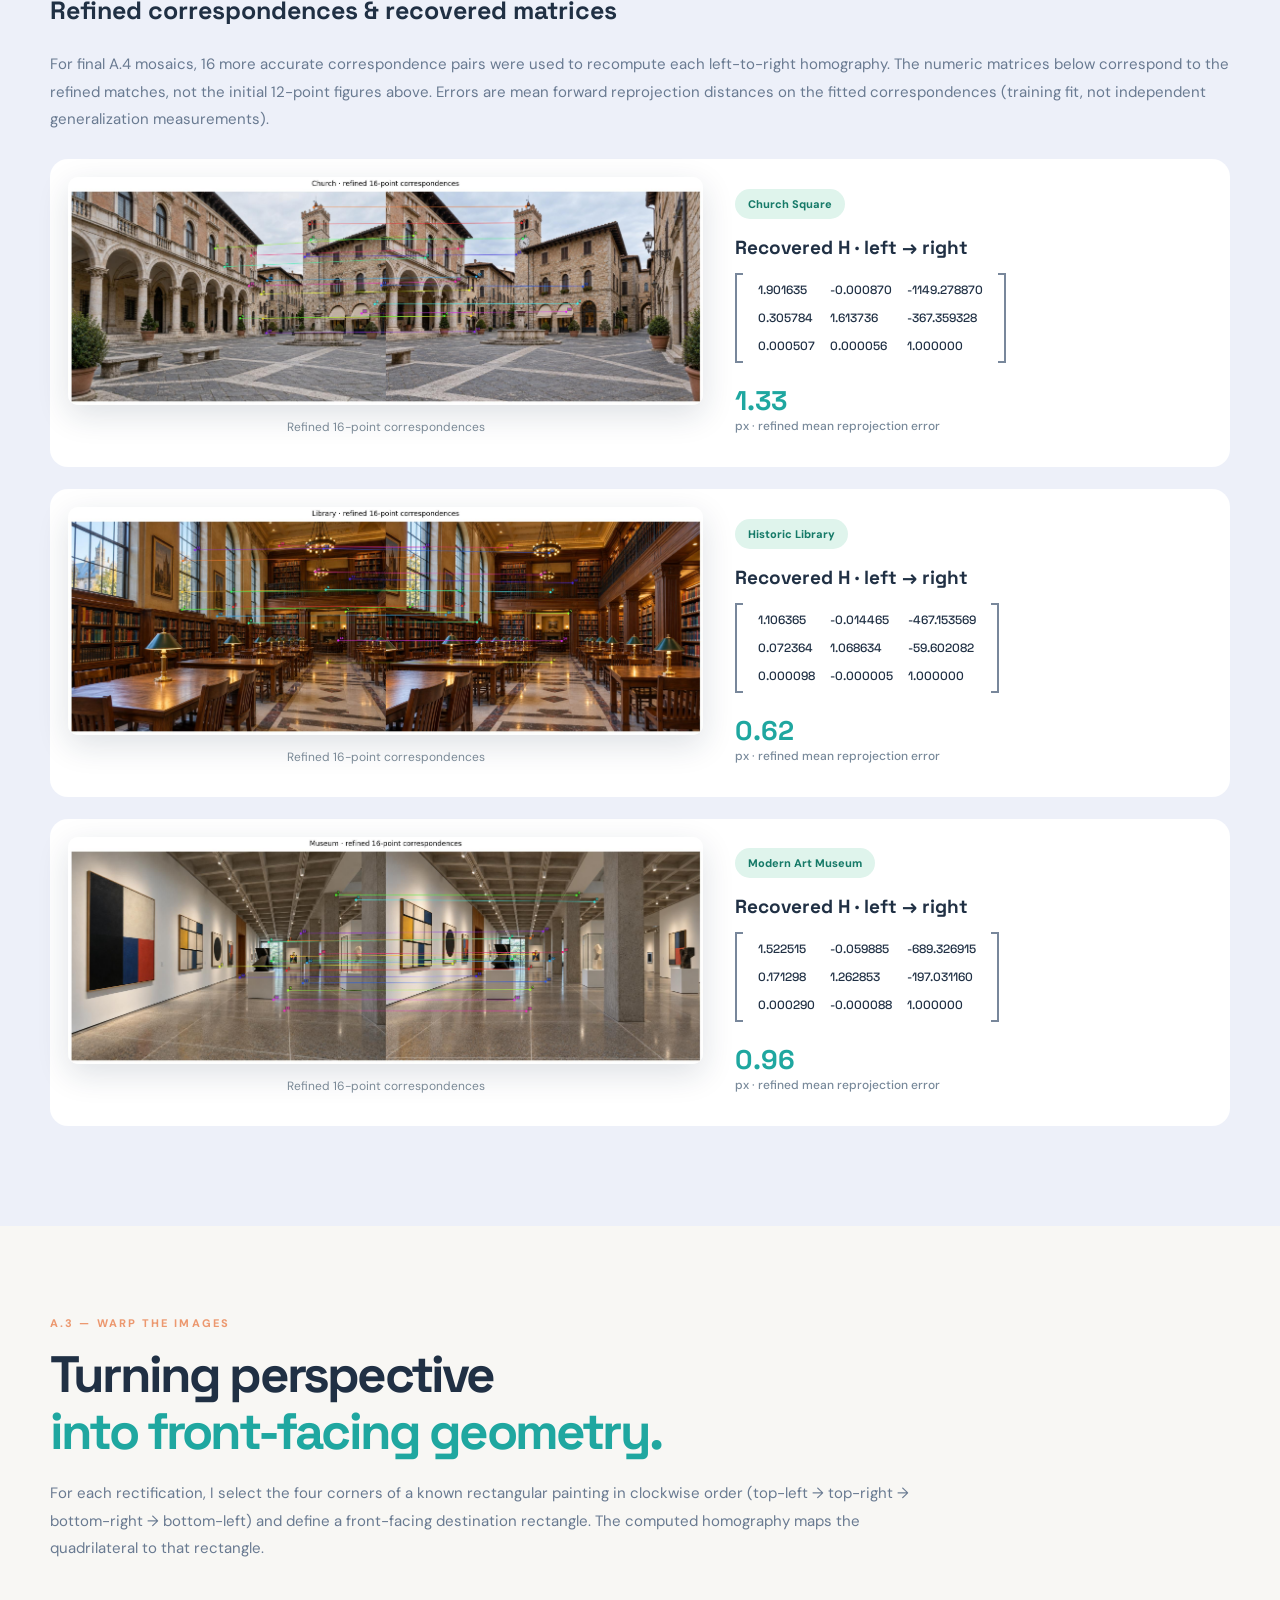
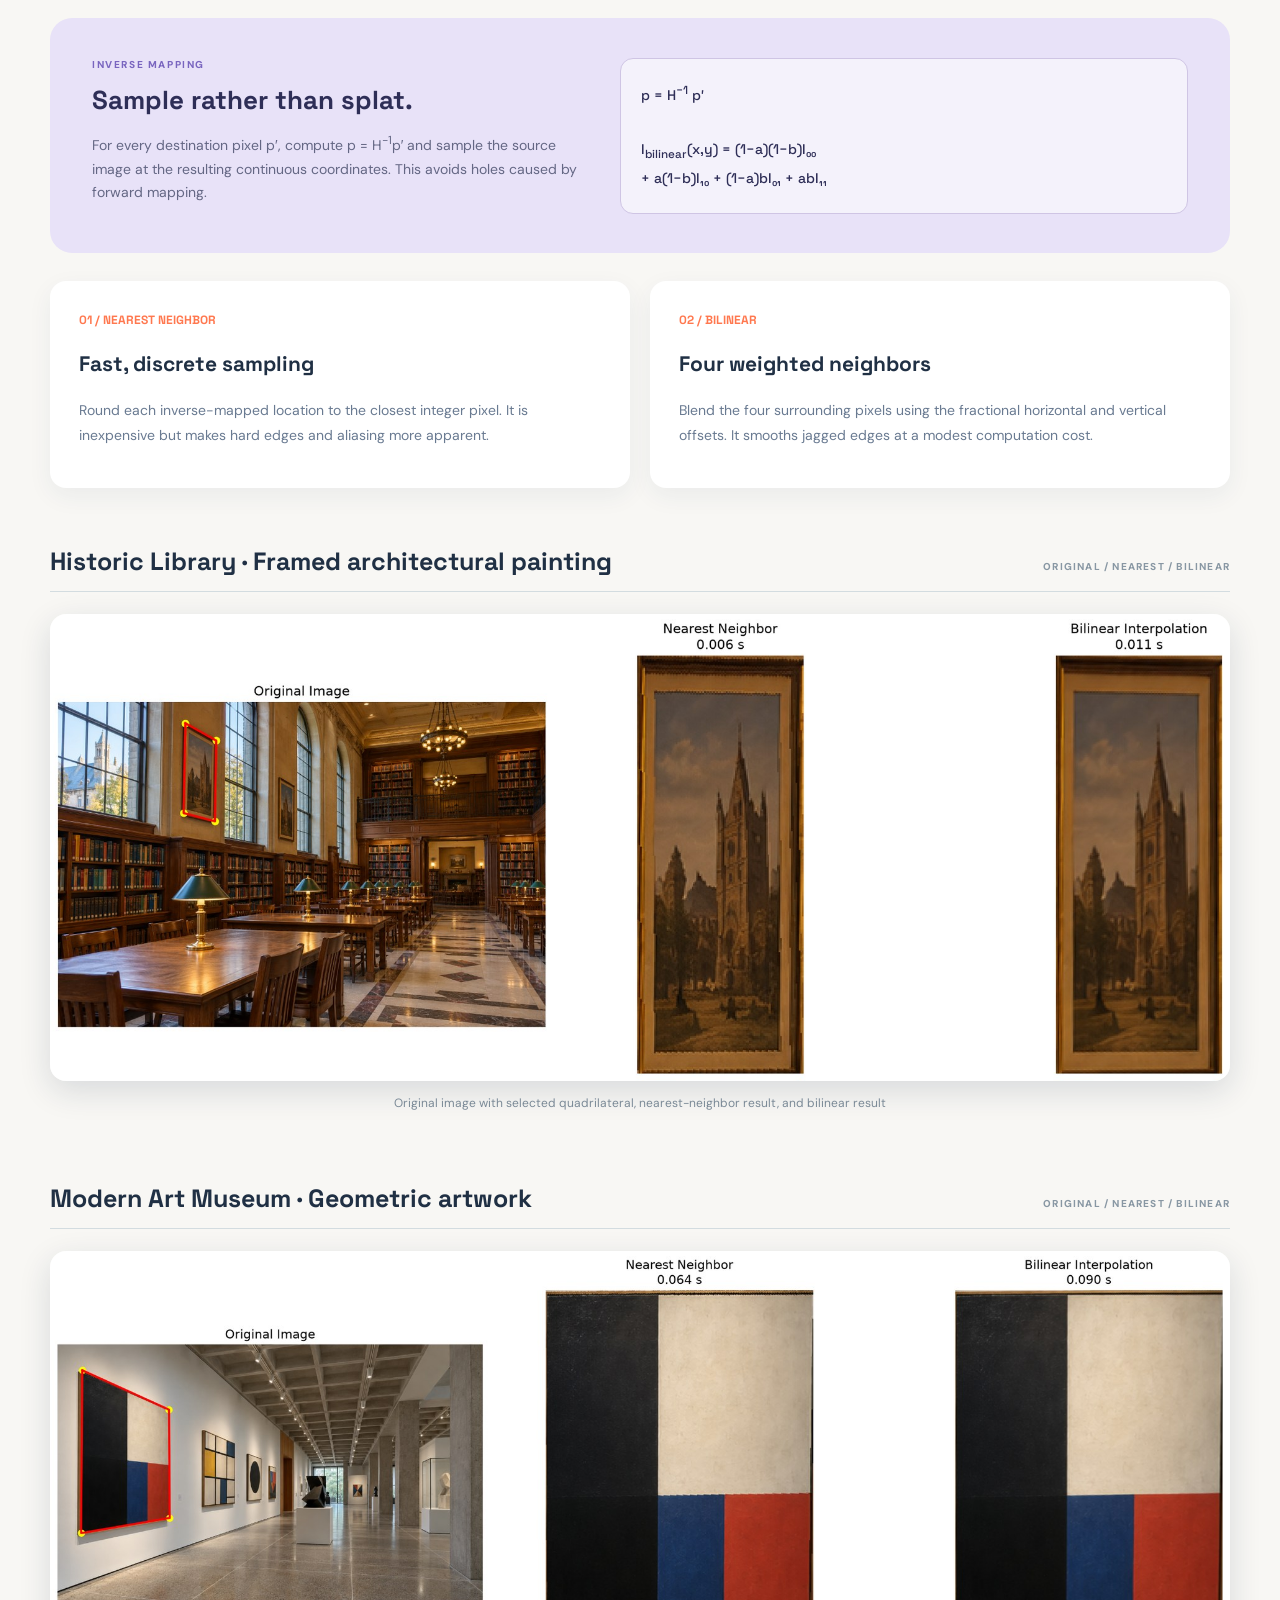
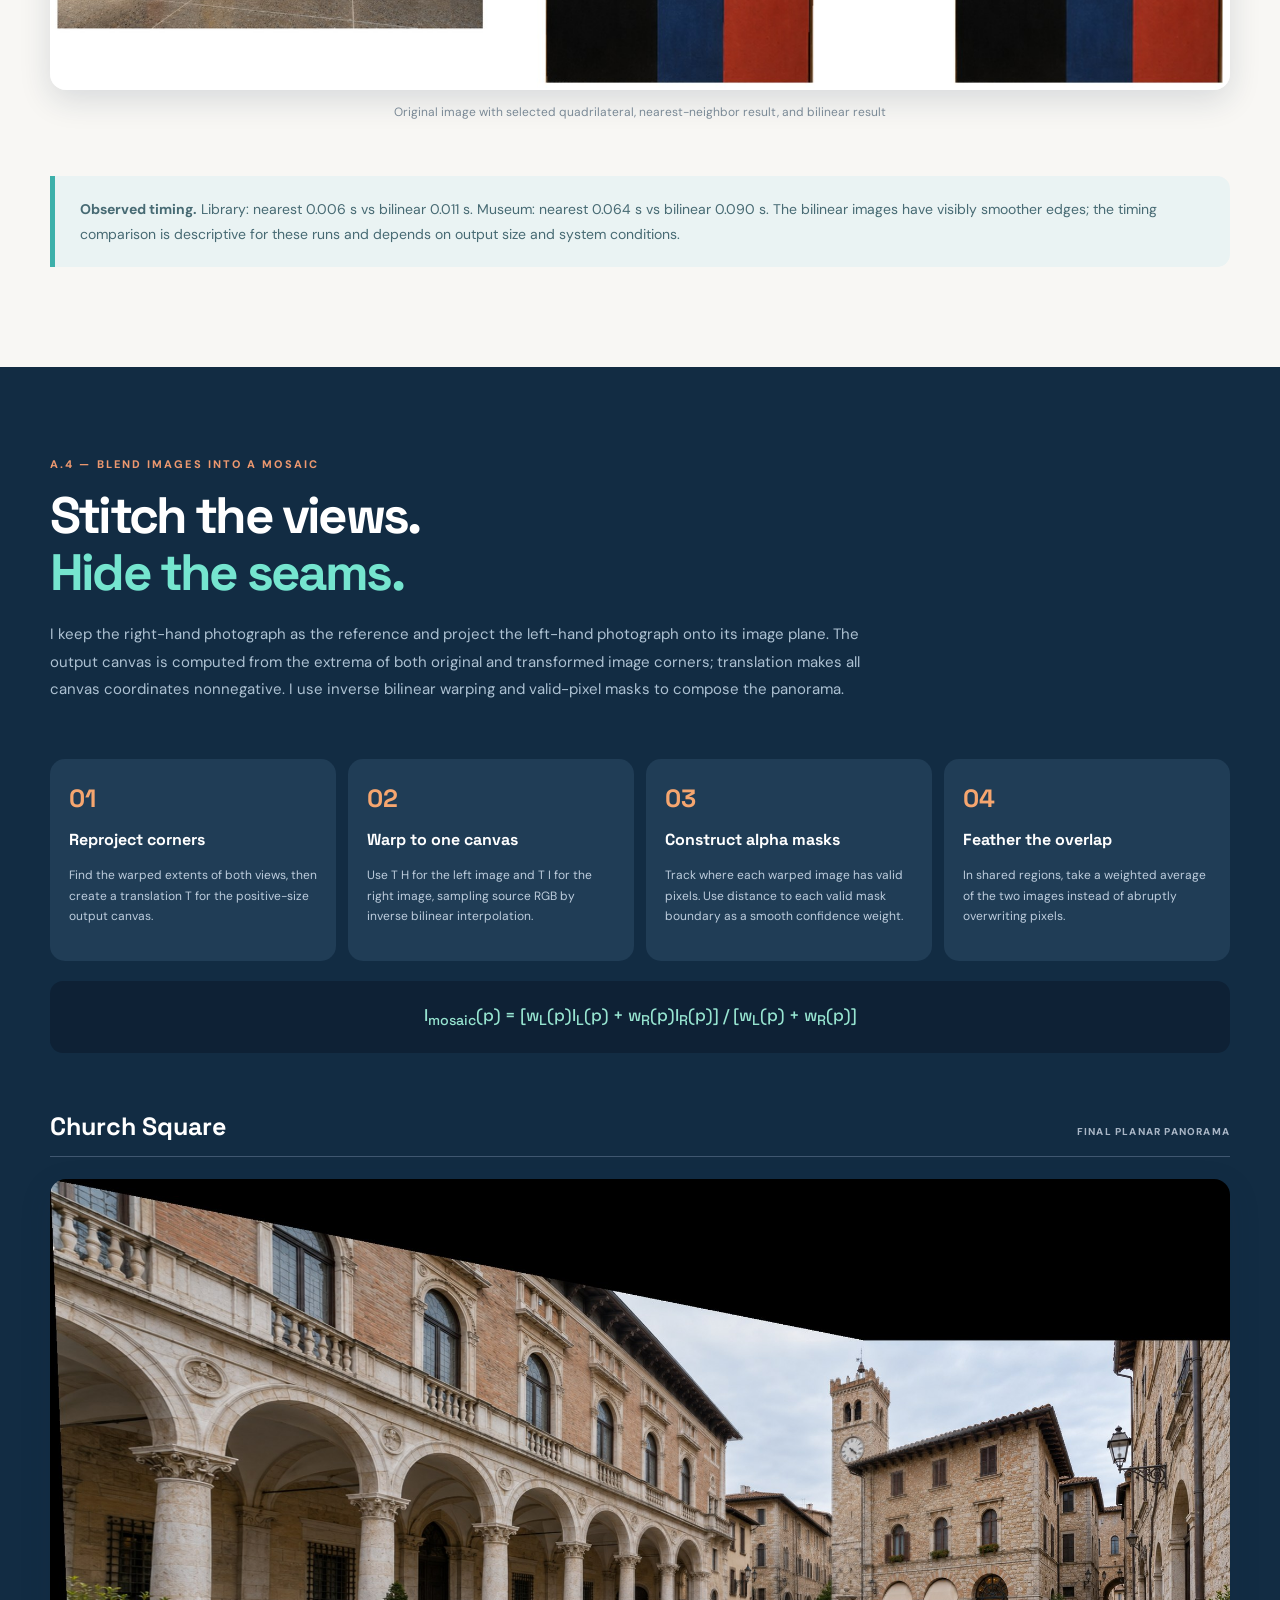
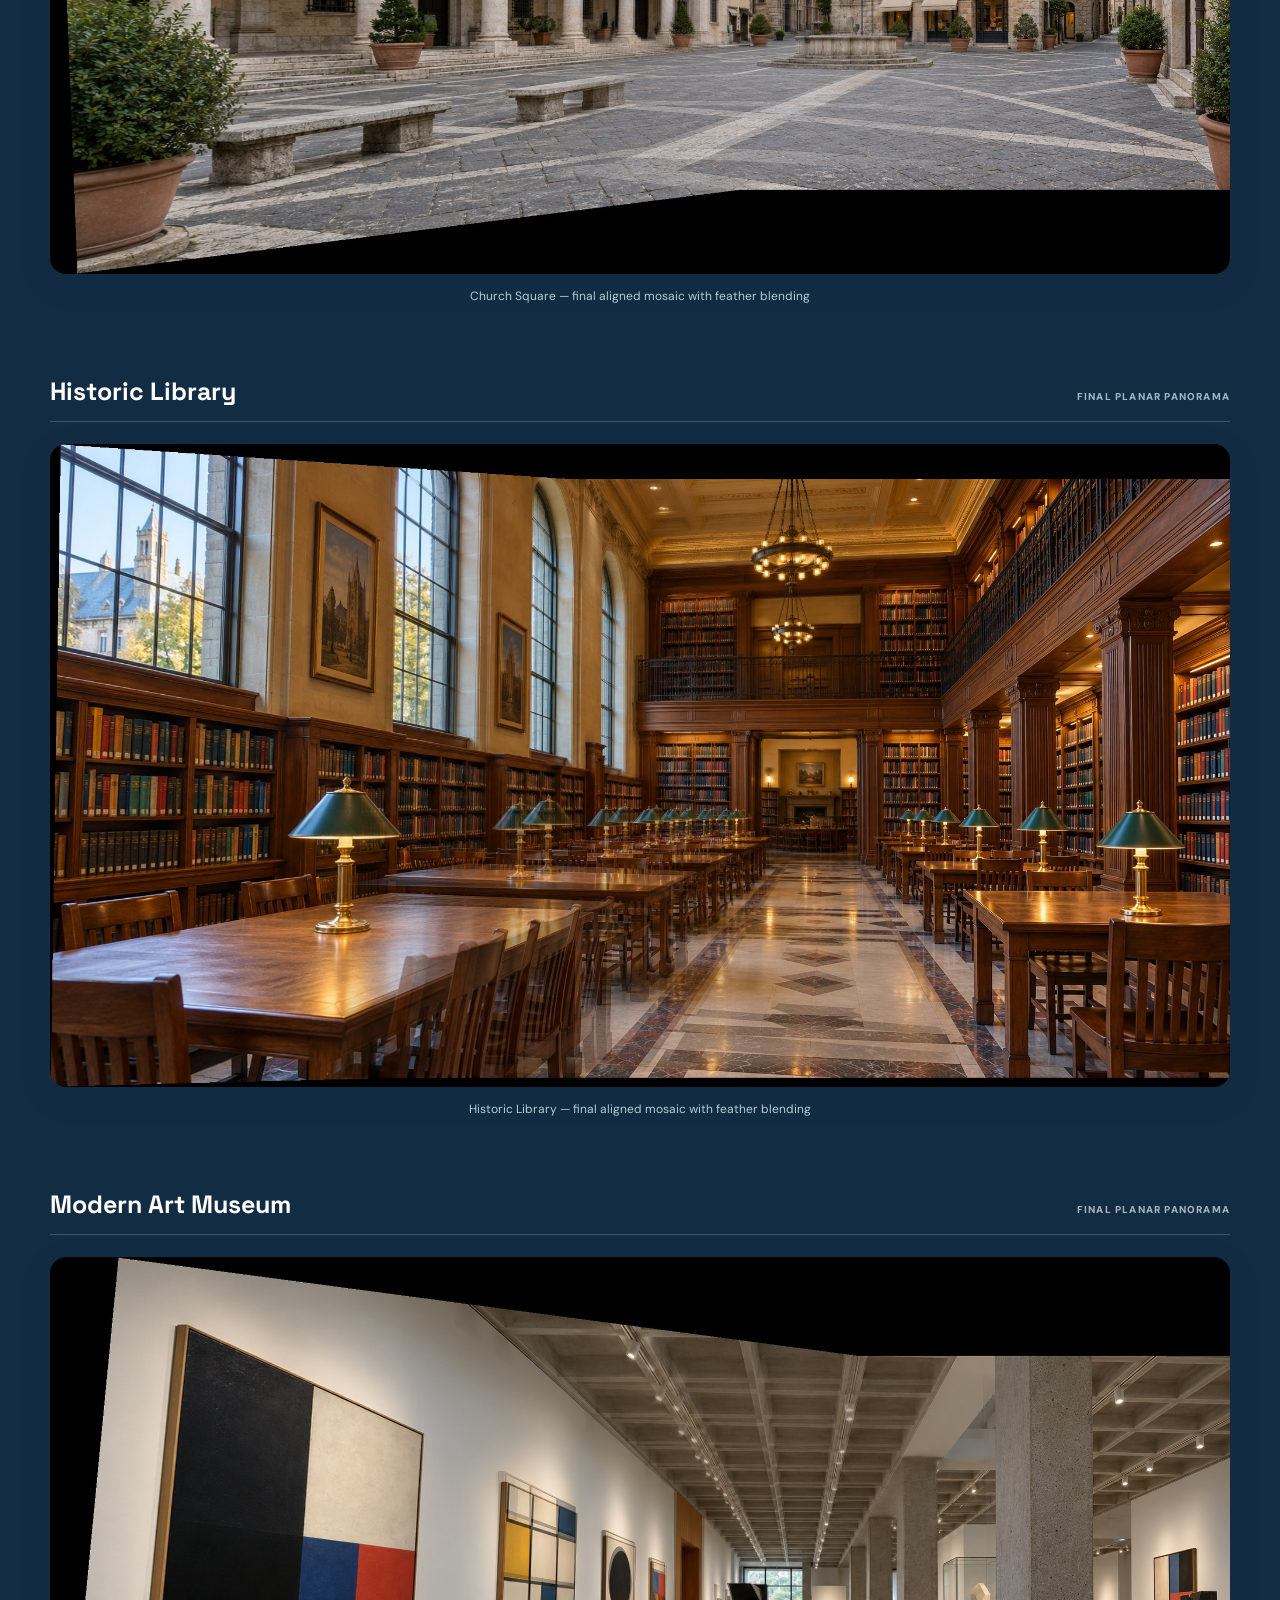
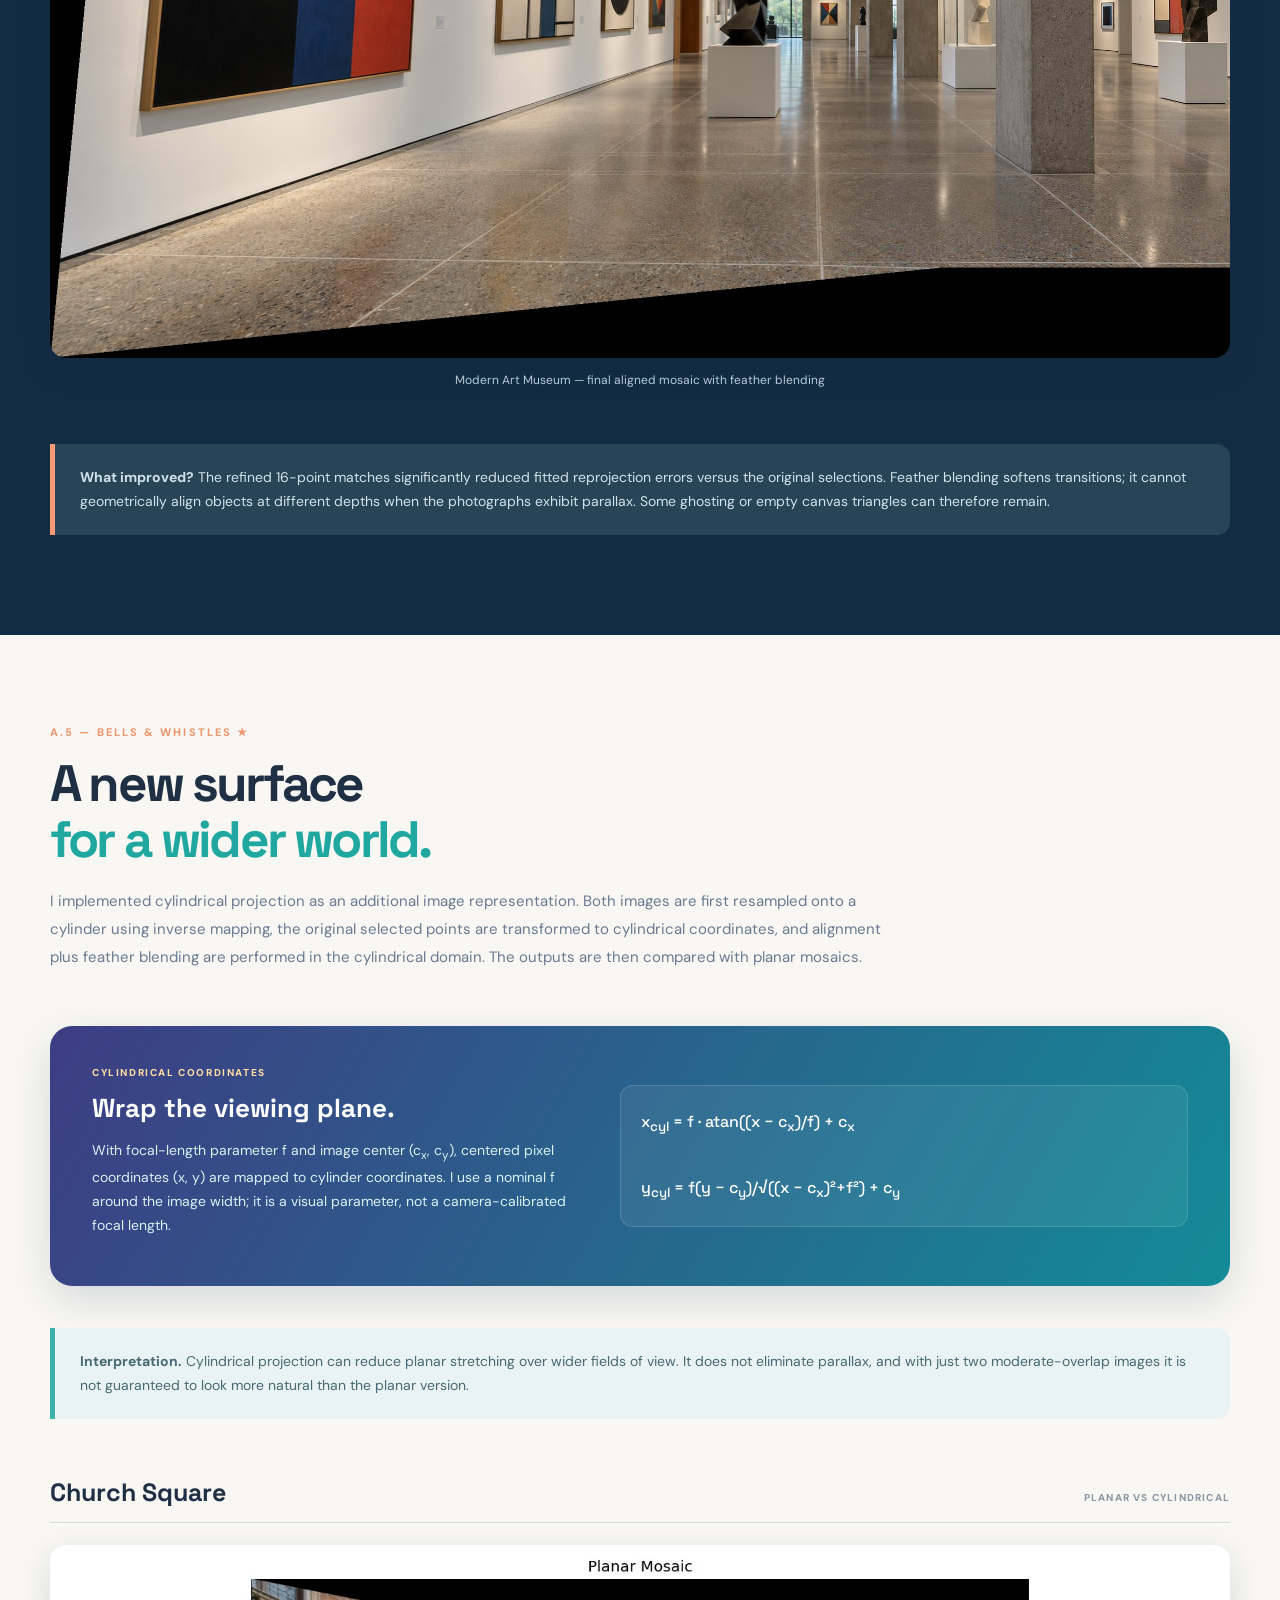
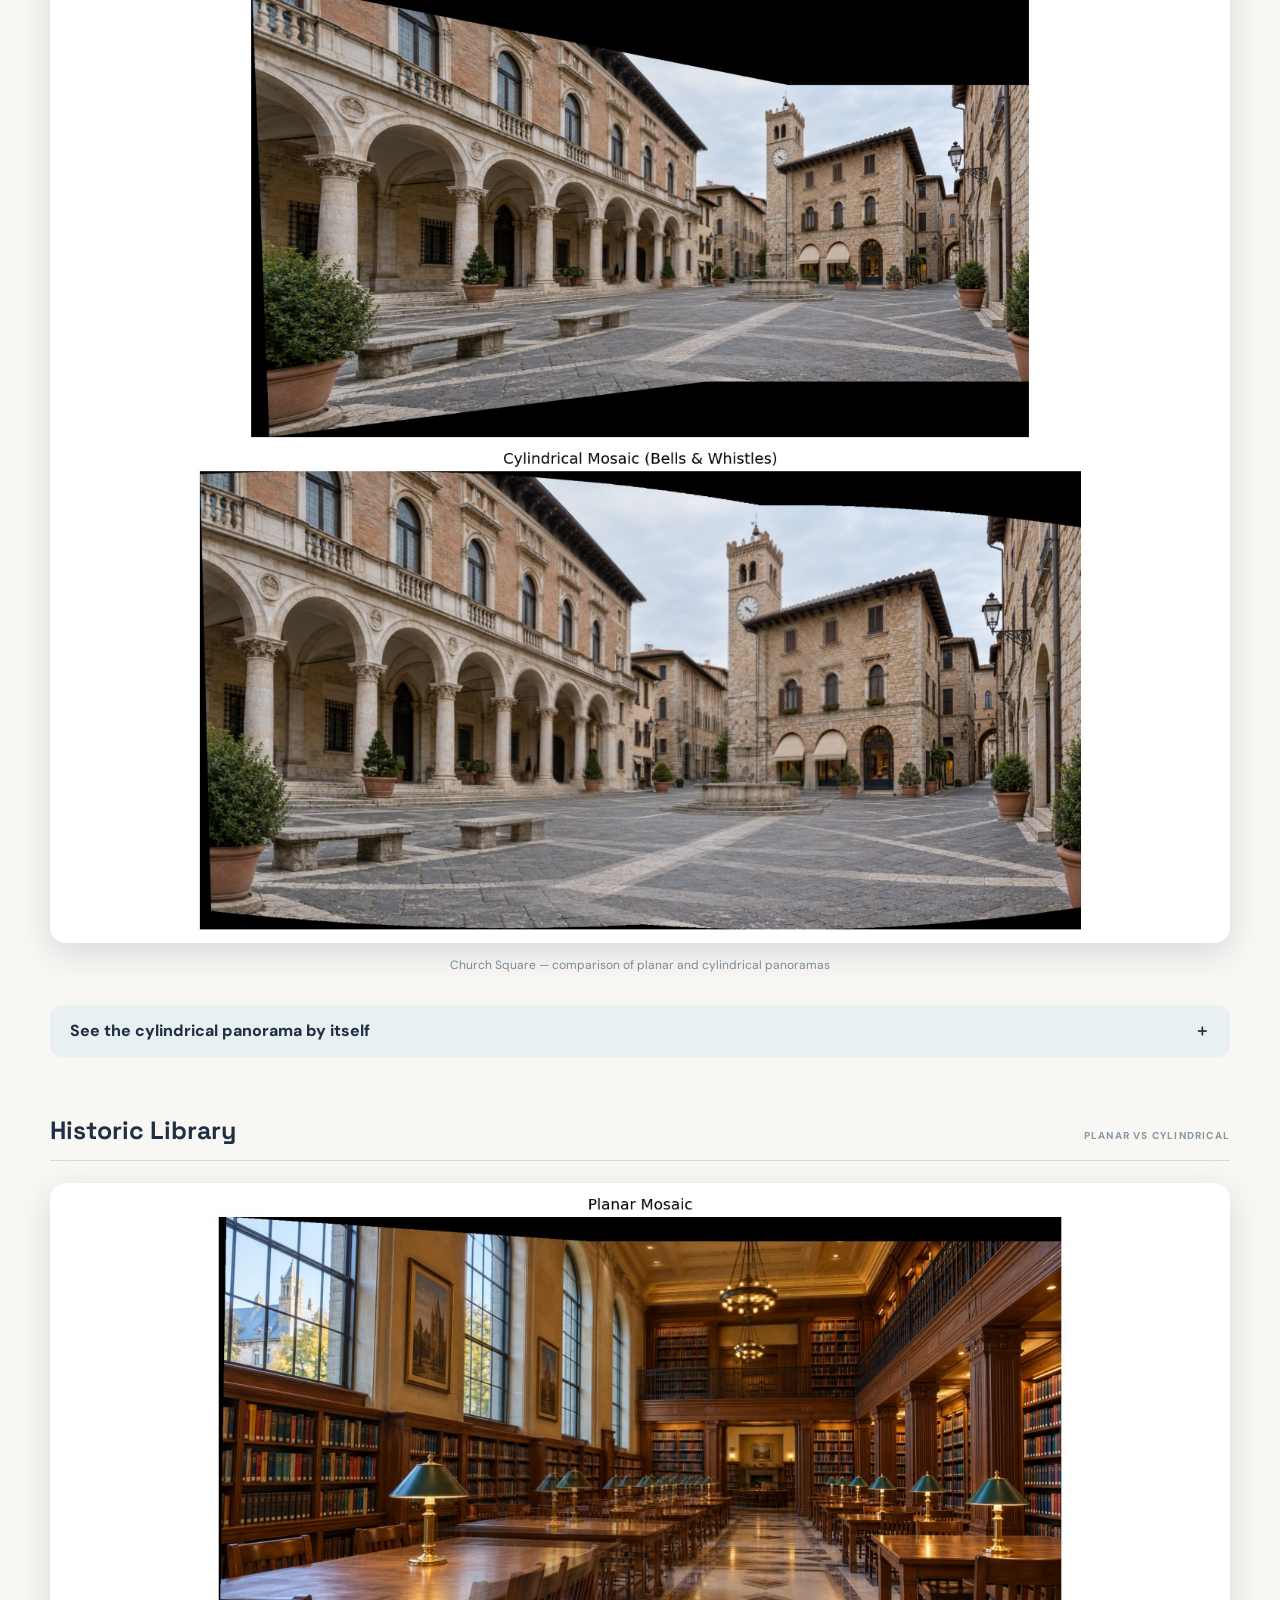
<file: 4A/index.html>
<!DOCTYPE html><html lang="en"><head><meta charset="utf-8"><meta name="viewport" content="width=device-width,initial-scale=1"><title>Image Warping & Mosaicing | SHU CAO</title><link rel="stylesheet" href="style.css"><meta name="description" content="UC Berkeley CS180 Project 4A: image warping, homography, rectification, mosaics, and cylindrical panoramas, by SHU CAO."></head><body><div class="top-progress" id="progress"></div><nav class="nav"><a href="#home" class="brand"><span class="brandmark">SC</span> SHU CAO <small>CS180 / PROJECT 4A</small></a><div class="links"><a href="#capture">A.1</a><a href="#homography">A.2</a><a href="#rectification">A.3</a><a href="#mosaics">A.4</a><a href="#bells">A.5 ★</a></div></nav><header id="home" class="hero"><div class="hero-text"><div class="eyebrow">UC BERKELEY · COMPUTER VISION · FALL 2026</div><h1>Image Warping <em>&</em><br><span>Mosaicing.</span></h1><p>From carefully chosen point correspondences to immersive architectural panoramas — a study of projective geometry, sampling, and image blending.</p><div class="hero-actions"><a class="btn primary" href="#capture">Explore the project ↘</a><a class="btn outline" href="#mosaics">View panoramas →</a></div><div class="hero-facts"><div><b>03</b><span>Image pairs</span></div><div><b>02</b><span>Rectifications</span></div><div><b>03</b><span>Panoramas</span></div><div><b>01</b><span>Bonus projection</span></div></div></div><div class="hero-photo"><img src="assets/church_mosaic.jpg" alt="Church panorama"/><div class="hero-tag">CHURCH SQUARE<br><small>PLANAR MOSAIC</small></div></div></header><main><section class="intro wrap"><div class="label">PROJECT OVERVIEW</div><h2>One scene. Multiple perspectives.<br><span>One coherent view.</span></h2><p>This project implements the building blocks of panorama stitching without high-level homography or warping APIs: correspondence selection, least-squares homography estimation, inverse image warping, hand-coded interpolation, and mask-weighted compositing. As a bonus, I explore cylindrical projection and compare it with planar results.</p><div class="timeline"><a href="#capture">01 / Capture</a><a href="#homography">02 / Estimate</a><a href="#rectification">03 / Rectify</a><a href="#mosaics">04 / Stitch</a><a href="#bells">05 / Extend</a></div></section><section id="capture" class="section wrap"><div class="sectionhead"><div class="label">A.1 — SHOOT AND DIGITIZE PICTURES</div><h2>Three scenes, six views.</h2><p>I use three image pairs with overlapping views: an outdoor stone square, a wood-paneled reading room, and a gallery. Distinctive architectural details provide correspondence landmarks. The overlap supports registration, while changes in viewpoint also reveal the limitations of a single projective transform in a three-dimensional scene.</p></div><div class="scene"><div class="scene-header"><h3>Church Square</h3><span>LEFT + RIGHT SOURCE IMAGES</span></div><div class="twocol"><figure class="photo "><img src="assets/church_left.jpg" alt="Left view" loading="lazy" onclick="showLightbox(this)"/><figcaption>Left view</figcaption></figure><figure class="photo "><img src="assets/church_right.jpg" alt="Right view" loading="lazy" onclick="showLightbox(this)"/><figcaption>Right view</figcaption></figure></div></div><div class="scene"><div class="scene-header"><h3>Historic Library</h3><span>LEFT + RIGHT SOURCE IMAGES</span></div><div class="twocol"><figure class="photo "><img src="assets/library_left.jpg" alt="Left view" loading="lazy" onclick="showLightbox(this)"/><figcaption>Left view</figcaption></figure><figure class="photo "><img src="assets/library_right.jpg" alt="Right view" loading="lazy" onclick="showLightbox(this)"/><figcaption>Right view</figcaption></figure></div></div><div class="scene"><div class="scene-header"><h3>Modern Art Museum</h3><span>LEFT + RIGHT SOURCE IMAGES</span></div><div class="twocol"><figure class="photo "><img src="assets/museum_left.jpg" alt="Left view" loading="lazy" onclick="showLightbox(this)"/><figcaption>Left view</figcaption></figure><figure class="photo "><img src="assets/museum_right.jpg" alt="Right view" loading="lazy" onclick="showLightbox(this)"/><figcaption>Right view</figcaption></figure></div></div><div class="note"><b>Acquisition consideration.</b> For reliable projective alignment, the ideal capture rotates the camera about a fixed optical center with substantial field-of-view overlap. Near objects, independently moving objects, and camera translation introduce parallax that cannot be fully corrected by a single homography.</div></section><section id="homography" class="section contrast"><div class="wrap"><div class="sectionhead"><div class="label">A.2 — RECOVER HOMOGRAPHIES</div><h2>Geometry in every pixel.</h2><p>I initially selected 12 point correspondences per scene using a manual click interface that labels and connects matching locations. For the final panoramas I used a separate refined set of 16 points per scene. Both stages are documented here so the diagnostic figures are not mistaken for the final matrices.</p></div><div class="formula-card"><div><span class="mini">PROJECTIVE RELATION</span><h3>3 × 3 homography</h3><p>Homogeneous points are related up to a nonzero scale. I fix h<sub>33</sub> = 1 to obtain eight unknowns.</p></div><div class="equation">[x′, y′, 1]<sup>T</sup> ∼ H [x, y, 1]<sup>T</sup><br><br>H = ⎡ h₁₁ &nbsp; h₁₂ &nbsp; h₁₃ ⎤<br> &nbsp;&nbsp;&nbsp;&nbsp;⎢ h₂₁ &nbsp; h₂₂ &nbsp; h₂₃ ⎥<br> &nbsp;&nbsp;&nbsp;&nbsp;⎣ h₃₁ &nbsp; h₃₂ &nbsp;&nbsp; 1 &nbsp; ⎦</div></div><div class="math-steps"><article><span>01</span><h3>Cross-multiply</h3><p>u = (h₁₁x + h₁₂y + h₁₃)/(h₃₁x + h₃₂y + 1)<br>v = (h₂₁x + h₂₂y + h₂₃)/(h₃₁x + h₃₂y + 1)</p></article><article><span>02</span><h3>Build the linear system</h3><div class="smallmath">For each (x, y) → (u, v):<br><br>[x y 1 0 0 0 −ux −uy] · h = u<br>[0 0 0 x y 1 −vx −vy] · h = v</div></article><article><span>03</span><h3>Least-squares solution</h3><p>Stack the two equations per correspondence into A h = b. With 12 or 16 matches, this is overdetermined (24×8 or 32×8). I solve h* = argmin ‖Ah − b‖² with <code>numpy.linalg.lstsq</code>.</p></article><article><span>04</span><h3>Normalize and validate</h3><p>Before solving, center and scale point coordinates to mean distance √2, then denormalize H = T<sub>right</sub><sup>−1</sup> H<sub>norm</sub> T<sub>left</sub>. Divide by H<sub>33</sub> and measure reprojection error in pixels.</p></article></div><div class="subhead"><h3>Initial point selection · 12 matches each</h3><p>These images and error plots document the first-pass manual annotations. Mean forward reprojection errors were 8.50 px (Church), 10.96 px (Library), and 8.56 px (Museum); the Library results were particularly affected by high-error correspondences.</p></div><div class="scene"><div class="scene-header"><h3>Church Square</h3><span>INITIAL MATCHES &amp; ERROR ANALYSIS</span></div><div class="twocol unequal"><figure class="photo "><img src="assets/church_points_initial.jpg" alt="12 selected correspondences, numbered with colored connection lines" loading="lazy" onclick="showLightbox(this)"/><figcaption>12 selected correspondences, numbered with colored connection lines</figcaption></figure><figure class="photo "><img src="assets/church_errors_initial.jpg" alt="Reprojection errors for the initial 12 matches" loading="lazy" onclick="showLightbox(this)"/><figcaption>Reprojection errors for the initial 12 matches</figcaption></figure></div></div><div class="scene"><div class="scene-header"><h3>Historic Library</h3><span>INITIAL MATCHES &amp; ERROR ANALYSIS</span></div><div class="twocol unequal"><figure class="photo "><img src="assets/library_points_initial.jpg" alt="12 selected correspondences, numbered with colored connection lines" loading="lazy" onclick="showLightbox(this)"/><figcaption>12 selected correspondences, numbered with colored connection lines</figcaption></figure><figure class="photo "><img src="assets/library_errors_initial.jpg" alt="Reprojection errors for the initial 12 matches" loading="lazy" onclick="showLightbox(this)"/><figcaption>Reprojection errors for the initial 12 matches</figcaption></figure></div></div><div class="scene"><div class="scene-header"><h3>Modern Art Museum</h3><span>INITIAL MATCHES &amp; ERROR ANALYSIS</span></div><div class="twocol unequal"><figure class="photo "><img src="assets/museum_points_initial.jpg" alt="12 selected correspondences, numbered with colored connection lines" loading="lazy" onclick="showLightbox(this)"/><figcaption>12 selected correspondences, numbered with colored connection lines</figcaption></figure><figure class="photo "><img src="assets/museum_errors_initial.jpg" alt="Reprojection errors for the initial 12 matches" loading="lazy" onclick="showLightbox(this)"/><figcaption>Reprojection errors for the initial 12 matches</figcaption></figure></div></div><div class="subhead"><h3>Refined correspondences & recovered matrices</h3><p>For final A.4 mosaics, 16 more accurate correspondence pairs were used to recompute each left-to-right homography. The numeric matrices below correspond to the refined matches, not the initial 12-point figures above. Errors are mean forward reprojection distances on the fitted correspondences (training fit, not independent generalization measurements).</p></div><div class="matrix-panel"><div class="matrix-photo"><figure class="photo "><img src="assets/church_points_refined.jpg" alt="Refined 16-point correspondences" loading="lazy" onclick="showLightbox(this)"/><figcaption>Refined 16-point correspondences</figcaption></figure></div><div class="matrix-copy"><span class="pill">Church Square</span><h4>Recovered H · left → right</h4><div class="matrix"><span class="bracket leftbr"></span><div class="matrixgrid"><span>1.901635</span><span>-0.000870</span><span>-1149.278870</span><span>0.305784</span><span>1.613736</span><span>-367.359328</span><span>0.000507</span><span>0.000056</span><span>1.000000</span></div><span class="bracket rightbr"></span></div><div class="metric">1.33 <small>px · refined mean reprojection error</small></div></div></div><div class="matrix-panel"><div class="matrix-photo"><figure class="photo "><img src="assets/library_points_refined.jpg" alt="Refined 16-point correspondences" loading="lazy" onclick="showLightbox(this)"/><figcaption>Refined 16-point correspondences</figcaption></figure></div><div class="matrix-copy"><span class="pill">Historic Library</span><h4>Recovered H · left → right</h4><div class="matrix"><span class="bracket leftbr"></span><div class="matrixgrid"><span>1.106365</span><span>-0.014465</span><span>-467.153569</span><span>0.072364</span><span>1.068634</span><span>-59.602082</span><span>0.000098</span><span>-0.000005</span><span>1.000000</span></div><span class="bracket rightbr"></span></div><div class="metric">0.62 <small>px · refined mean reprojection error</small></div></div></div><div class="matrix-panel"><div class="matrix-photo"><figure class="photo "><img src="assets/museum_points_refined.jpg" alt="Refined 16-point correspondences" loading="lazy" onclick="showLightbox(this)"/><figcaption>Refined 16-point correspondences</figcaption></figure></div><div class="matrix-copy"><span class="pill">Modern Art Museum</span><h4>Recovered H · left → right</h4><div class="matrix"><span class="bracket leftbr"></span><div class="matrixgrid"><span>1.522515</span><span>-0.059885</span><span>-689.326915</span><span>0.171298</span><span>1.262853</span><span>-197.031160</span><span>0.000290</span><span>-0.000088</span><span>1.000000</span></div><span class="bracket rightbr"></span></div><div class="metric">0.96 <small>px · refined mean reprojection error</small></div></div></div></div></section><section id="rectification" class="section wrap"><div class="sectionhead"><div class="label">A.3 — WARP THE IMAGES</div><h2>Turning perspective<br><span>into front-facing geometry.</span></h2><p>For each rectification, I select the four corners of a known rectangular painting in clockwise order (top-left → top-right → bottom-right → bottom-left) and define a front-facing destination rectangle. The computed homography maps the quadrilateral to that rectangle.</p></div><div class="formula-card light"><div><span class="mini">INVERSE MAPPING</span><h3>Sample rather than splat.</h3><p>For every destination pixel p′, compute p = H<sup>−1</sup>p′ and sample the source image at the resulting continuous coordinates. This avoids holes caused by forward mapping.</p></div><div class="equation">p = H<sup>−1</sup> p′<br><br>I<sub>bilinear</sub>(x,y) = (1−a)(1−b)I₀₀<br>+ a(1−b)I₁₀ + (1−a)bI₀₁ + abI₁₁</div></div><div class="twocol feature-cards"><article><span class="number">01 / NEAREST NEIGHBOR</span><h3>Fast, discrete sampling</h3><p>Round each inverse-mapped location to the closest integer pixel. It is inexpensive but makes hard edges and aliasing more apparent.</p></article><article><span class="number">02 / BILINEAR</span><h3>Four weighted neighbors</h3><p>Blend the four surrounding pixels using the fractional horizontal and vertical offsets. It smooths jagged edges at a modest computation cost.</p></article></div><div class="scene"><div class="scene-header"><h3>Historic Library · Framed architectural painting</h3><span>ORIGINAL / NEAREST / BILINEAR</span></div><figure class="photo wide"><img src="assets/library_rect.jpg" alt="Original image with selected quadrilateral, nearest-neighbor result, and bilinear result" loading="lazy" onclick="showLightbox(this)"/><figcaption>Original image with selected quadrilateral, nearest-neighbor result, and bilinear result</figcaption></figure></div><div class="scene"><div class="scene-header"><h3>Modern Art Museum · Geometric artwork</h3><span>ORIGINAL / NEAREST / BILINEAR</span></div><figure class="photo wide"><img src="assets/museum_rect.jpg" alt="Original image with selected quadrilateral, nearest-neighbor result, and bilinear result" loading="lazy" onclick="showLightbox(this)"/><figcaption>Original image with selected quadrilateral, nearest-neighbor result, and bilinear result</figcaption></figure></div><div class="note"><b>Observed timing.</b> Library: nearest 0.006 s vs bilinear 0.011 s. Museum: nearest 0.064 s vs bilinear 0.090 s. The bilinear images have visibly smoother edges; the timing comparison is descriptive for these runs and depends on output size and system conditions.</div></section><section id="mosaics" class="section dark"><div class="wrap"><div class="sectionhead"><div class="label">A.4 — BLEND IMAGES INTO A MOSAIC</div><h2>Stitch the views.<br><span>Hide the seams.</span></h2><p>I keep the right-hand photograph as the reference and project the left-hand photograph onto its image plane. The output canvas is computed from the extrema of both original and transformed image corners; translation makes all canvas coordinates nonnegative. I use inverse bilinear warping and valid-pixel masks to compose the panorama.</p></div><div class="process"><div><b>01</b><h4>Reproject corners</h4><p>Find the warped extents of both views, then create a translation T for the positive-size output canvas.</p></div><div><b>02</b><h4>Warp to one canvas</h4><p>Use T H for the left image and T I for the right image, sampling source RGB by inverse bilinear interpolation.</p></div><div><b>03</b><h4>Construct alpha masks</h4><p>Track where each warped image has valid pixels. Use distance to each valid mask boundary as a smooth confidence weight.</p></div><div><b>04</b><h4>Feather the overlap</h4><p>In shared regions, take a weighted average of the two images instead of abruptly overwriting pixels.</p></div></div><div class="blend-formula">I<sub>mosaic</sub>(p) = [w<sub>L</sub>(p)I<sub>L</sub>(p) + w<sub>R</sub>(p)I<sub>R</sub>(p)] / [w<sub>L</sub>(p) + w<sub>R</sub>(p)]</div><div class="scene result-scene"><div class="scene-header"><h3>Church Square</h3><span>FINAL PLANAR PANORAMA</span></div><figure class="photo wide"><img src="assets/church_mosaic.jpg" alt="Church Square — final aligned mosaic with feather blending" loading="lazy" onclick="showLightbox(this)"/><figcaption>Church Square — final aligned mosaic with feather blending</figcaption></figure></div><div class="scene result-scene"><div class="scene-header"><h3>Historic Library</h3><span>FINAL PLANAR PANORAMA</span></div><figure class="photo wide"><img src="assets/library_mosaic.jpg" alt="Historic Library — final aligned mosaic with feather blending" loading="lazy" onclick="showLightbox(this)"/><figcaption>Historic Library — final aligned mosaic with feather blending</figcaption></figure></div><div class="scene result-scene"><div class="scene-header"><h3>Modern Art Museum</h3><span>FINAL PLANAR PANORAMA</span></div><figure class="photo wide"><img src="assets/museum_mosaic.jpg" alt="Modern Art Museum — final aligned mosaic with feather blending" loading="lazy" onclick="showLightbox(this)"/><figcaption>Modern Art Museum — final aligned mosaic with feather blending</figcaption></figure></div><div class="note dark-note"><b>What improved?</b> The refined 16-point matches significantly reduced fitted reprojection errors versus the original selections. Feather blending softens transitions; it cannot geometrically align objects at different depths when the photographs exhibit parallax. Some ghosting or empty canvas triangles can therefore remain.</div></div></section><section id="bells" class="section wrap"><div class="sectionhead"><div class="label">A.5 — BELLS &amp; WHISTLES ★</div><h2>A new surface<br><span>for a wider world.</span></h2><p>I implemented cylindrical projection as an additional image representation. Both images are first resampled onto a cylinder using inverse mapping, the original selected points are transformed to cylindrical coordinates, and alignment plus feather blending are performed in the cylindrical domain. The outputs are then compared with planar mosaics.</p></div><div class="formula-card gradient"><div><span class="mini">CYLINDRICAL COORDINATES</span><h3>Wrap the viewing plane.</h3><p>With focal-length parameter f and image center (c<sub>x</sub>, c<sub>y</sub>), centered pixel coordinates (x, y) are mapped to cylinder coordinates. I use a nominal f around the image width; it is a visual parameter, not a camera-calibrated focal length.</p></div><div class="equation">x<sub>cyl</sub> = f · atan((x − c<sub>x</sub>)/f) + c<sub>x</sub><br><br>y<sub>cyl</sub> = f(y − c<sub>y</sub>)/√((x − c<sub>x</sub>)²+f²) + c<sub>y</sub></div></div><div class="note"><b>Interpretation.</b> Cylindrical projection can reduce planar stretching over wider fields of view. It does not eliminate parallax, and with just two moderate-overlap images it is not guaranteed to look more natural than the planar version.</div><div class="scene"><div class="scene-header"><h3>Church Square</h3><span>PLANAR VS CYLINDRICAL</span></div><figure class="photo wide"><img src="assets/church_planar_vs_cyl.jpg" alt="Church Square — comparison of planar and cylindrical panoramas" loading="lazy" onclick="showLightbox(this)"/><figcaption>Church Square — comparison of planar and cylindrical panoramas</figcaption></figure><details><summary>See the cylindrical panorama by itself <span>＋</span></summary><figure class="photo "><img src="assets/church_cyl.jpg" alt="Church Square — cylindrical mosaic" loading="lazy" onclick="showLightbox(this)"/><figcaption>Church Square — cylindrical mosaic</figcaption></figure></details></div><div class="scene"><div class="scene-header"><h3>Historic Library</h3><span>PLANAR VS CYLINDRICAL</span></div><figure class="photo wide"><img src="assets/library_planar_vs_cyl.jpg" alt="Historic Library — comparison of planar and cylindrical panoramas" loading="lazy" onclick="showLightbox(this)"/><figcaption>Historic Library — comparison of planar and cylindrical panoramas</figcaption></figure><details><summary>See the cylindrical panorama by itself <span>＋</span></summary><figure class="photo "><img src="assets/library_cyl.jpg" alt="Historic Library — cylindrical mosaic" loading="lazy" onclick="showLightbox(this)"/><figcaption>Historic Library — cylindrical mosaic</figcaption></figure></details></div><div class="scene"><div class="scene-header"><h3>Modern Art Museum</h3><span>PLANAR VS CYLINDRICAL</span></div><figure class="photo wide"><img src="assets/museum_planar_vs_cyl.jpg" alt="Modern Art Museum — comparison of planar and cylindrical panoramas" loading="lazy" onclick="showLightbox(this)"/><figcaption>Modern Art Museum — comparison of planar and cylindrical panoramas</figcaption></figure><details><summary>See the cylindrical panorama by itself <span>＋</span></summary><figure class="photo "><img src="assets/museum_cyl.jpg" alt="Modern Art Museum — cylindrical mosaic" loading="lazy" onclick="showLightbox(this)"/><figcaption>Modern Art Museum — cylindrical mosaic</figcaption></figure></details></div><div class="closing"><span>WHAT I LEARNED</span><h2>Correspondences matter more than cosmetic blending.</h2><p>The largest improvement came from selecting accurate, well-distributed point matches. Normalized least squares provided a stable projective model, inverse warping avoided missing samples, and bilinear interpolation improved visual continuity. Blending softened the seams, but geometry and scene depth still governed the quality of the results. Cylindrical mapping offered a useful alternative panorama geometry rather than a universal fix.</p></div></section></main><footer><div><strong>SHU CAO</strong><span>CS180 · Image Warping and Mosaicing · Fall 2026</span></div><a href="#home">BACK TO TOP ↑</a><p>Methods and results documented for UC Berkeley CS180 Project 4A. Original 12-point diagnostics and refined 16-point mosaics are clearly distinguished.</p></footer><div id="lightbox" onclick="this.classList.remove('visible')"><button aria-label="Close" onclick="event.stopPropagation();document.getElementById('lightbox').classList.remove('visible')">×</button><img id="lightbox-img" alt="Expanded image"></div><script>function showLightbox(el){const box=document.getElementById('lightbox');document.getElementById('lightbox-img').src=el.src;box.classList.add('visible')}window.addEventListener('keydown',e=>{if(e.key==='Escape')document.getElementById('lightbox').classList.remove('visible')});window.addEventListener('scroll',()=>{const d=document.documentElement;document.getElementById('progress').style.width=(100*d.scrollTop/(d.scrollHeight-d.clientHeight))+'%'})</script></body></html>
</file>
<file: 4A/style.css>
@import url('https://fonts.googleapis.com/css2?family=DM+Sans:wght@400;500;600;700;800&family=Space+Grotesk:wght@400;500;600;700&display=swap');:root{--ink:#203044;--mute:#697a91;--paper:#f8f7f4;--orange:#ff784f;--teal:#1fa7a0;--purple:#7364d6}*{box-sizing:border-box}html{scroll-behavior:smooth}body{margin:0;background:var(--paper);color:var(--ink);font-family:'DM Sans',Arial,sans-serif}img{max-width:100%}a{color:inherit;text-decoration:none}.top-progress{position:fixed;top:0;left:0;height:4px;background:linear-gradient(90deg,#fca563,#ed658a,#756eea);width:0;z-index:30}.nav{height:76px;background:#fffdfaf2;backdrop-filter:blur(15px);position:sticky;top:0;z-index:20;display:flex;justify-content:space-between;align-items:center;padding:0 5%;border-bottom:1px solid #e4e3e4}.brand{display:flex;align-items:center;gap:11px;font-weight:800;letter-spacing:.06em}.brand small{font-size:10px;color:#8992a6;font-weight:700;margin-left:12px}.brandmark{display:inline-grid;place-items:center;color:#fff;background:#1e3552;border-radius:13px;width:40px;height:40px}.links{display:flex;gap:27px;font-weight:700;font-size:12px}.links a:hover{color:var(--orange)}.hero{min-height:630px;display:grid;grid-template-columns:1fr 1.08fr;background:#152d47;color:white}.hero-text{padding:110px 8% 65px 10%}.eyebrow,.label{letter-spacing:.19em;font-size:11px;font-weight:800;color:#ec986f}.hero h1{font:700 clamp(46px,5.6vw,84px)/1.04 'Space Grotesk',sans-serif;letter-spacing:-.06em;margin:26px 0}.hero h1 em{font-weight:400;color:#f2ad7d}.hero h1 span{color:#7bdfcf}.hero-text>p{line-height:1.75;color:#d6dfea;max-width:510px}.hero-actions{display:flex;gap:12px;flex-wrap:wrap;margin:34px 0 55px}.btn{border-radius:25px;padding:13px 21px;font-weight:800;font-size:12px}.btn.primary{background:var(--orange);color:#17283d}.btn.outline{border:1px solid #7f93ac}.hero-facts{display:flex;gap:25px;flex-wrap:wrap}.hero-facts div{display:grid;gap:5px}.hero-facts b{font:700 32px 'Space Grotesk';color:#83dfcc}.hero-facts span{font-size:10px;color:#b4c6d8;letter-spacing:.06em}.hero-photo{position:relative;min-height:560px;overflow:hidden}.hero-photo img{width:100%;height:100%;object-fit:cover;position:absolute;inset:0}.hero-photo:after{content:'';position:absolute;inset:0;background:linear-gradient(90deg,#152d4766,transparent 32%),linear-gradient(0deg,#152d476a,transparent 40%)}.hero-tag{position:absolute;bottom:30px;right:35px;z-index:1;font-size:17px;font-weight:800;letter-spacing:.12em}.hero-tag small{font-size:10px}.wrap{max-width:1250px;margin:auto;padding-left:35px;padding-right:35px}.intro{text-align:center;padding-top:110px;padding-bottom:100px}.intro h2,.section h2{font:700 clamp(34px,4vw,58px)/1.1 'Space Grotesk';letter-spacing:-.055em;margin:17px 0 23px}.intro h2 span,.section h2 span{color:var(--teal)}.intro>p{color:var(--mute);line-height:1.85;max-width:800px;margin:auto}.timeline{display:flex;justify-content:space-around;gap:15px;margin-top:43px;padding-top:25px;border-top:1px solid #d5dbe2;flex-wrap:wrap;color:#587a9a;font-size:12px;font-weight:800}.section{padding-top:90px;padding-bottom:100px;scroll-margin-top:75px}.sectionhead{max-width:860px;margin-bottom:55px}.sectionhead p,.subhead p{line-height:1.85;color:var(--mute);font-size:15px}.sectionhead h2{margin-bottom:20px}.scene{margin-top:57px}.scene-header{display:flex;justify-content:space-between;align-items:baseline;border-bottom:1px solid #d3dce0;padding-bottom:14px;gap:10px;margin-bottom:22px}.scene-header h3{font:700 25px 'Space Grotesk';margin:0}.scene-header span{color:#8897a3;font-size:10px;font-weight:800;letter-spacing:.12em}.twocol{display:grid;grid-template-columns:1fr 1fr;gap:20px}.twocol.unequal{grid-template-columns:1.35fr 1fr}.photo{margin:0}.photo img{display:block;width:100%;border-radius:16px;box-shadow:0 10px 32px #142b4824;cursor:zoom-in}.photo figcaption{text-align:center;font-size:12px;color:#7a8996;padding:13px 7px;line-height:1.5}.note{margin-top:42px;background:#eaf3f3;border-left:5px solid #3db0aa;padding:21px 25px;border-radius:0 13px 13px 0;color:#476a73;line-height:1.75;font-size:14px}.contrast{background:#edf0f9}.contrast .wrap{max-width:1250px}.formula-card{display:grid;grid-template-columns:1fr 1.15fr;background:#172e4b;color:#fff;border-radius:22px;padding:34px 42px;gap:34px;align-items:center;box-shadow:0 14px 40px #172e4b25}.formula-card h3{font:700 26px 'Space Grotesk';margin:10px 0}.formula-card p{color:#c2d2e2;line-height:1.7;font-size:14px}.mini{font-size:10px;letter-spacing:.16em;font-weight:800;color:#8ce6d2}.equation{font:500 16px/1.95 'Space Grotesk',sans-serif;background:#ffffff11;padding:20px;border:1px solid #ffffff26;border-radius:13px;overflow:auto}.math-steps{display:grid;grid-template-columns:repeat(2,1fr);gap:15px;margin:23px 0 70px}.math-steps article,.feature-cards article{padding:27px 29px;background:#fff;border-radius:16px;box-shadow:0 8px 24px #243b5910}.math-steps article span,.number{color:var(--orange);font:700 12px 'Space Grotesk'}.math-steps h3{margin:10px 0;font:700 19px 'Space Grotesk'}.math-steps p,.smallmath{font-size:13px;color:#66798d;line-height:1.75;overflow:auto}.subhead{margin:55px 0 25px}.subhead h3{font:700 25px 'Space Grotesk'}.matrix-panel{background:white;border-radius:18px;display:grid;grid-template-columns:1.3fr 1fr;gap:20px;margin-top:22px;padding:18px;align-items:center}.matrix-photo img{border-radius:10px}.matrix-copy{padding:12px 12px}.pill{background:#dff4ec;color:#167a68;border-radius:20px;padding:8px 13px;font-size:11px;font-weight:800}.matrix-copy h4{margin:22px 0 13px;font:700 19px 'Space Grotesk'}.matrix{display:flex;align-items:stretch;gap:6px;width:max-content;max-width:100%}.matrixgrid{display:grid;grid-template-columns:repeat(3,max-content);gap:12px 15px;padding:9px;font:500 12px 'Space Grotesk';white-space:nowrap}.bracket{border:2px solid #78879b;width:8px}.leftbr{border-right:none}.rightbr{border-left:none}.metric{margin-top:20px;color:var(--teal);font:700 27px 'Space Grotesk'}.metric small{display:block;font:500 12px 'DM Sans';color:#78899a}.formula-card.light{background:#e8e2f8;color:#2e2e57;box-shadow:none}.formula-card.light p{color:#646784}.formula-card.light .mini{color:#7965bf}.formula-card.light .equation{background:#ffffff8c;border-color:#cfc5e4;font-size:14px}.feature-cards{margin:28px 0 56px}.feature-cards h3{font:700 21px 'Space Grotesk'}.feature-cards p{font-size:14px;line-height:1.75;color:var(--mute)}.dark{background:#122c43;color:white}.dark .sectionhead p{color:#adc1d2}.dark .section h2 span,.dark h2 span{color:#75e5cf}.process{display:grid;grid-template-columns:repeat(4,1fr);gap:12px}.process>div{background:#203d56;border-radius:15px;padding:23px 19px}.process b{font:700 25px 'Space Grotesk';color:#f6a66f}.process h4{font:700 16px 'Space Grotesk';margin:15px 0}.process p{line-height:1.7;color:#bdcddd;font-size:12px}.blend-formula{background:#0e2135;border-radius:13px;padding:23px;text-align:center;color:#96e4d0;font:500 17px 'Space Grotesk';margin:20px 0 55px;overflow:auto}.dark .scene-header{border-color:#405770}.dark .scene-header span{color:#a9b6c6}.dark .photo figcaption{color:#b7cbd8}.dark-note{background:#284557;border-color:#ff9a79;color:#d1e2ec}.gradient{background:linear-gradient(120deg,#3d3d83,#138b97)}.gradient p{color:#d8f1f2}.gradient .mini{color:#ffdca2}details{background:#e9f0f1;border-radius:12px;margin-top:18px;padding:15px 20px}summary{cursor:pointer;font-weight:800;display:flex;justify-content:space-between}details figure{margin-top:20px}.closing{margin-top:75px;padding:55px;border-radius:24px;background:linear-gradient(120deg,#fbddd6,#e8f2e9)}.closing>span{font-size:11px;letter-spacing:.15em;font-weight:800;color:#ba7365}.closing h2{max-width:750px;font-size:40px}.closing p{max-width:920px;line-height:1.85;color:#6a7180}footer{background:#101f30;color:#fff;padding:52px 8%;display:flex;justify-content:space-between;flex-wrap:wrap;gap:15px}footer div{display:flex;flex-direction:column;gap:8px}footer strong{font:700 20px 'Space Grotesk'}footer span,footer p{font-size:12px;color:#99aab8}footer p{width:100%;margin-top:22px}footer a{font-size:12px;color:#8fe5cd;font-weight:800}#lightbox{display:none;position:fixed;inset:0;z-index:100;background:#08111beb;align-items:center;justify-content:center;padding:4vw;cursor:zoom-out}#lightbox.visible{display:flex}#lightbox img{max-height:88vh;max-width:94vw;object-fit:contain}#lightbox button{position:absolute;right:22px;top:10px;border:0;background:none;color:white;font-size:45px;cursor:pointer}@media(max-width:850px){.nav{padding:0 17px}.brand small{display:none}.links{gap:12px}.hero{grid-template-columns:1fr}.hero-text{padding:65px 6% 50px}.hero-photo{min-height:320px}.twocol,.twocol.unequal,.matrix-panel,.formula-card{grid-template-columns:1fr}.math-steps,.process{grid-template-columns:repeat(2,1fr)}.section{padding-top:65px;padding-bottom:75px}.wrap{padding-left:19px;padding-right:19px}.formula-card{padding:25px}.matrixgrid{font-size:11px;gap:10px}.closing{padding:28px}}@media(max-width:480px){.links a{font-size:10px}.brand{font-size:11px}.brandmark{width:31px;height:31px}.process,.math-steps{grid-template-columns:1fr}.hero h1{font-size:47px}.hero-facts{gap:15px}.scene-header h3{font-size:19px}.scene-header span{font-size:9px}.matrixgrid{font-size:9px;gap:8px}.closing h2{font-size:30px}}
</file>
